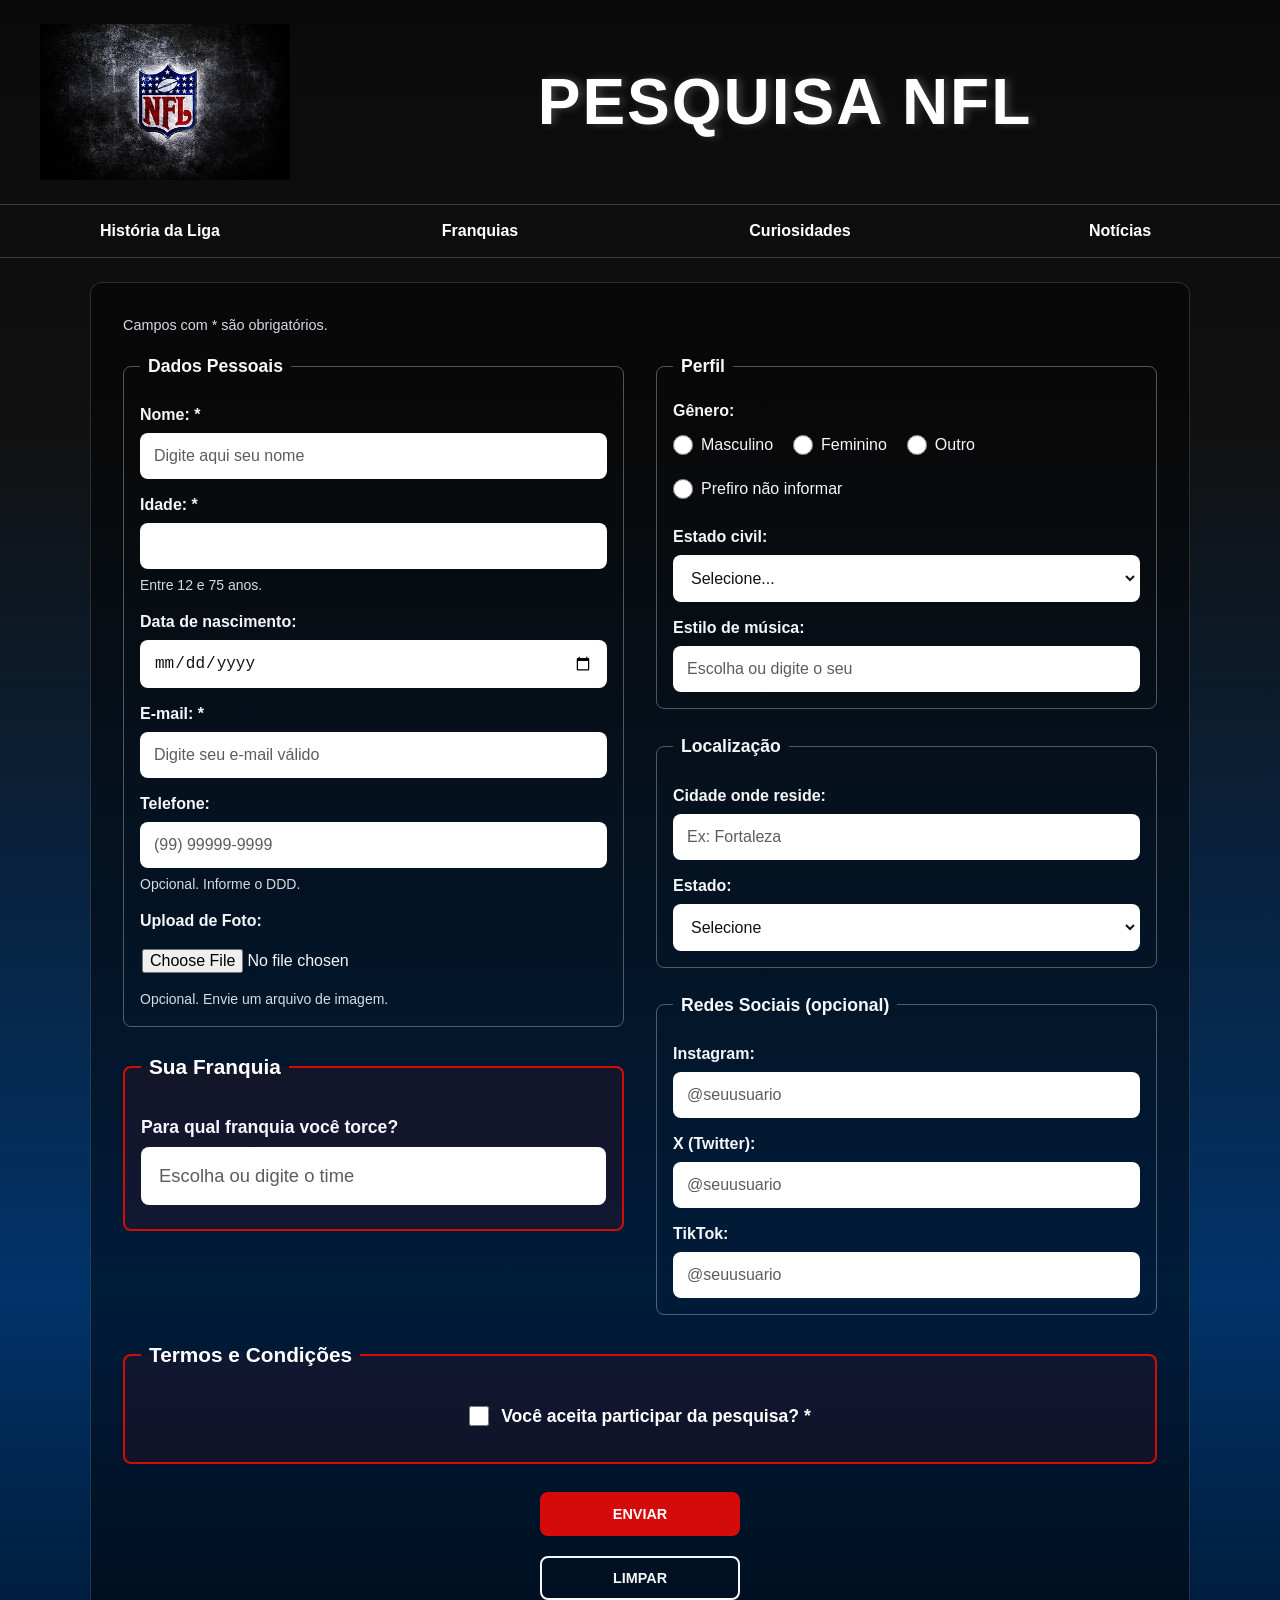
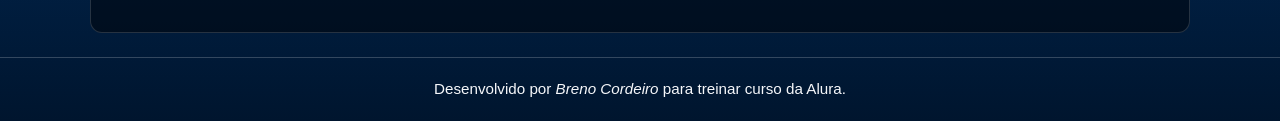
<file: pesquisa-nfl/index.html>
<!DOCTYPE html>
<html lang="pt-BR">

<head>
  <meta charset="UTF-8">
  <meta name="viewport" content="width=device-width, initial-scale=1.0">
  <title>Pesquisa NFL – Formulário sobre as franquias da liga</title>
  <meta name="description"
    content="Responda à pesquisa sobre as franquias da NFL. Site em português com história da liga, franquias, curiosidades e notícias.">
  <meta name="theme-color" content="#0a0a0a">
  <link rel="icon" href="img/favicon.ico" type="image/x-icon">
  <link rel="stylesheet" href="style.css">
</head>

<body>
  <a class="skip-link" href="#conteudo">Pular para o conteúdo principal</a>

  <header class="header">
    <div class="header-top">
      <!-- Troque width e height pelas medidas reais da imagem (evita salto de layout) -->
      <img src="img/nfl-logo-wallpaper-thumb.jpg" alt="Logo da NFL" class="logo-nfl" width="250" height="140"
        fetchpriority="high">
      <h1>Pesquisa NFL</h1>
    </div>

    <nav class="menu" aria-label="Menu principal">
      <ul class="menu-itens">
        <li><a href="#">História da Liga</a></li>
        <li><a href="#">Franquias</a></li>
        <li><a href="#">Curiosidades</a></li>
        <li><a href="#">Notícias</a></li>
      </ul>
    </nav>
  </header>

  <main id="conteudo" tabindex="-1">
    <section class="form-container">
      <form action="#" method="post" enctype="multipart/form-data" aria-labelledby="titulo-form">
        <h2 id="titulo-form" class="sr-only">Formulário da pesquisa</h2>
        <p class="aviso-obrigatorio">Campos com * são obrigatórios.</p>

        <div class="form-grid">

          <div class="coluna">

            <fieldset>
              <legend>Dados Pessoais</legend>

              <label for="userName">Nome: <span aria-hidden="true">*</span></label>
              <input type="text" id="userName" name="userName" placeholder="Digite aqui seu nome" autocomplete="name"
                required>

              <label for="age">Idade: <span aria-hidden="true">*</span></label>
              <input type="number" id="age" name="age" min="12" max="75" inputmode="numeric" aria-describedby="ageHint"
                required>
              <small id="ageHint" class="dica">Entre 12 e 75 anos.</small>

              <label for="birthDate">Data de nascimento:</label>
              <input type="date" id="birthDate" name="birthDate" autocomplete="bday">

              <label for="userEmail">E-mail: <span aria-hidden="true">*</span></label>
              <input type="email" id="userEmail" name="userEmail" placeholder="Digite seu e-mail válido"
                autocomplete="email" required>

              <label for="userPhone">Telefone:</label>
              <input type="tel" id="userPhone" name="userPhone" placeholder="(99) 99999-9999" autocomplete="tel"
                aria-describedby="phoneHint">
              <small id="phoneHint" class="dica">Opcional. Informe o DDD.</small>

              <label for="userImage">Upload de Foto:</label>
              <input type="file" id="userImage" name="userImage" accept="image/*" aria-describedby="imageHint">
              <small id="imageHint" class="dica">Opcional. Envie um arquivo de imagem.</small>
            </fieldset>

            <fieldset class="destaque">
              <legend>Sua Franquia</legend>

              <label for="team">Para qual franquia você torce?</label>
              <input type="text" id="team" name="team" list="teamList" placeholder="Escolha ou digite o time"
                autocomplete="off">
              <datalist id="teamList">
                <option value="Arizona Cardinals"></option>
                <option value="Atlanta Falcons"></option>
                <option value="Baltimore Ravens"></option>
                <option value="Buffalo Bills"></option>
                <option value="Carolina Panthers"></option>
                <option value="Chicago Bears"></option>
                <option value="Cincinnati Bengals"></option>
                <option value="Cleveland Browns"></option>
                <option value="Dallas Cowboys"></option>
                <option value="Denver Broncos"></option>
                <option value="Detroit Lions"></option>
                <option value="Green Bay Packers"></option>
                <option value="Houston Texans"></option>
                <option value="Indianapolis Colts"></option>
                <option value="Jacksonville Jaguars"></option>
                <option value="Kansas City Chiefs"></option>
                <option value="Las Vegas Raiders"></option>
                <option value="Los Angeles Chargers"></option>
                <option value="Los Angeles Rams"></option>
                <option value="Miami Dolphins"></option>
                <option value="Minnesota Vikings"></option>
                <option value="New England Patriots"></option>
                <option value="New Orleans Saints"></option>
                <option value="New York Giants"></option>
                <option value="New York Jets"></option>
                <option value="Philadelphia Eagles"></option>
                <option value="Pittsburgh Steelers"></option>
                <option value="San Francisco 49ers"></option>
                <option value="Seattle Seahawks"></option>
                <option value="Tampa Bay Buccaneers"></option>
                <option value="Tennessee Titans"></option>
                <option value="Washington Commanders"></option>
              </datalist>
            </fieldset>

          </div>

          <div class="coluna">

            <fieldset>
              <legend>Perfil</legend>

              <fieldset class="grupo">
                <legend>Gênero:</legend>
                <div class="opcoes">
                  <label><input type="radio" name="gender" value="masculino"> Masculino</label>
                  <label><input type="radio" name="gender" value="feminino"> Feminino</label>
                  <label><input type="radio" name="gender" value="outro"> Outro</label>
                  <label><input type="radio" name="gender" value="nao-informar"> Prefiro não informar</label>
                </div>
              </fieldset>

              <label for="maritalStatus">Estado civil:</label>
              <select id="maritalStatus" name="maritalStatus">
                <option value="">Selecione...</option>
                <option value="solteiro">Solteiro(a)</option>
                <option value="casado">Casado(a)</option>
                <option value="uniao-estavel">União estável</option>
                <option value="divorciado">Divorciado(a)</option>
                <option value="viuvo">Viúvo(a)</option>
              </select>

              <label for="musicStyle">Estilo de música:</label>
              <input type="text" id="musicStyle" name="musicStyle" list="musicList"
                placeholder="Escolha ou digite o seu" autocomplete="off">
              <datalist id="musicList">
                <option value="Rock"></option>
                <option value="Pop"></option>
                <option value="Hip Hop / Rap"></option>
                <option value="Eletrônica"></option>
                <option value="Sertanejo"></option>
                <option value="Forró"></option>
                <option value="MPB"></option>
                <option value="Pagode"></option>
                <option value="Funk"></option>
                <option value="Country"></option>
                <option value="Jazz"></option>
                <option value="Metal"></option>
              </datalist>
            </fieldset>

            <fieldset>
              <legend>Localização</legend>

              <label for="city">Cidade onde reside:</label>
              <input type="text" id="city" name="city" placeholder="Ex: Fortaleza" autocomplete="address-level2">

              <label for="state">Estado:</label>
              <select id="state" name="state" autocomplete="address-level1">
                <option value="">Selecione</option>
                <option value="AC">Acre</option>
                <option value="AL">Alagoas</option>
                <option value="AP">Amapá</option>
                <option value="AM">Amazonas</option>
                <option value="BA">Bahia</option>
                <option value="CE">Ceará</option>
                <option value="DF">Distrito Federal</option>
                <option value="ES">Espírito Santo</option>
                <option value="GO">Goiás</option>
                <option value="MA">Maranhão</option>
                <option value="MT">Mato Grosso</option>
                <option value="MS">Mato Grosso do Sul</option>
                <option value="MG">Minas Gerais</option>
                <option value="PA">Pará</option>
                <option value="PB">Paraíba</option>
                <option value="PR">Paraná</option>
                <option value="PE">Pernambuco</option>
                <option value="PI">Piauí</option>
                <option value="RJ">Rio de Janeiro</option>
                <option value="RN">Rio Grande do Norte</option>
                <option value="RS">Rio Grande do Sul</option>
                <option value="RO">Rondônia</option>
                <option value="RR">Roraima</option>
                <option value="SC">Santa Catarina</option>
                <option value="SP">São Paulo</option>
                <option value="SE">Sergipe</option>
                <option value="TO">Tocantins</option>
              </select>
            </fieldset>

            <fieldset>
              <legend>Redes Sociais (opcional)</legend>

              <label for="instagram">Instagram:</label>
              <input type="text" id="instagram" name="instagram" placeholder="@seuusuario" autocomplete="off"
                autocapitalize="none" spellcheck="false">

              <label for="twitter">X (Twitter):</label>
              <input type="text" id="twitter" name="twitter" placeholder="@seuusuario" autocomplete="off"
                autocapitalize="none" spellcheck="false">

              <label for="tiktok">TikTok:</label>
              <input type="text" id="tiktok" name="tiktok" placeholder="@seuusuario" autocomplete="off"
                autocapitalize="none" spellcheck="false">
            </fieldset>

          </div>
        </div>

        <fieldset class="termLgpd">
          <legend>Termos e Condições</legend>
          <div class="check">
            <input type="checkbox" name="userLgpdTerm" id="userLgpdTerm" value="accepted" required>
            <label for="userLgpdTerm">Você aceita participar da pesquisa? <span aria-hidden="true">*</span></label>
          </div>
        </fieldset>

        <div class="acoes">
          <button type="submit">Enviar</button>
          <button type="reset" class="secundario">Limpar</button>
        </div>
      </form>
    </section>
  </main>

  <footer>
    <p>Desenvolvido por <em>Breno Cordeiro</em> para treinar curso da Alura.</p>
  </footer>
</body>

</html>
</file>
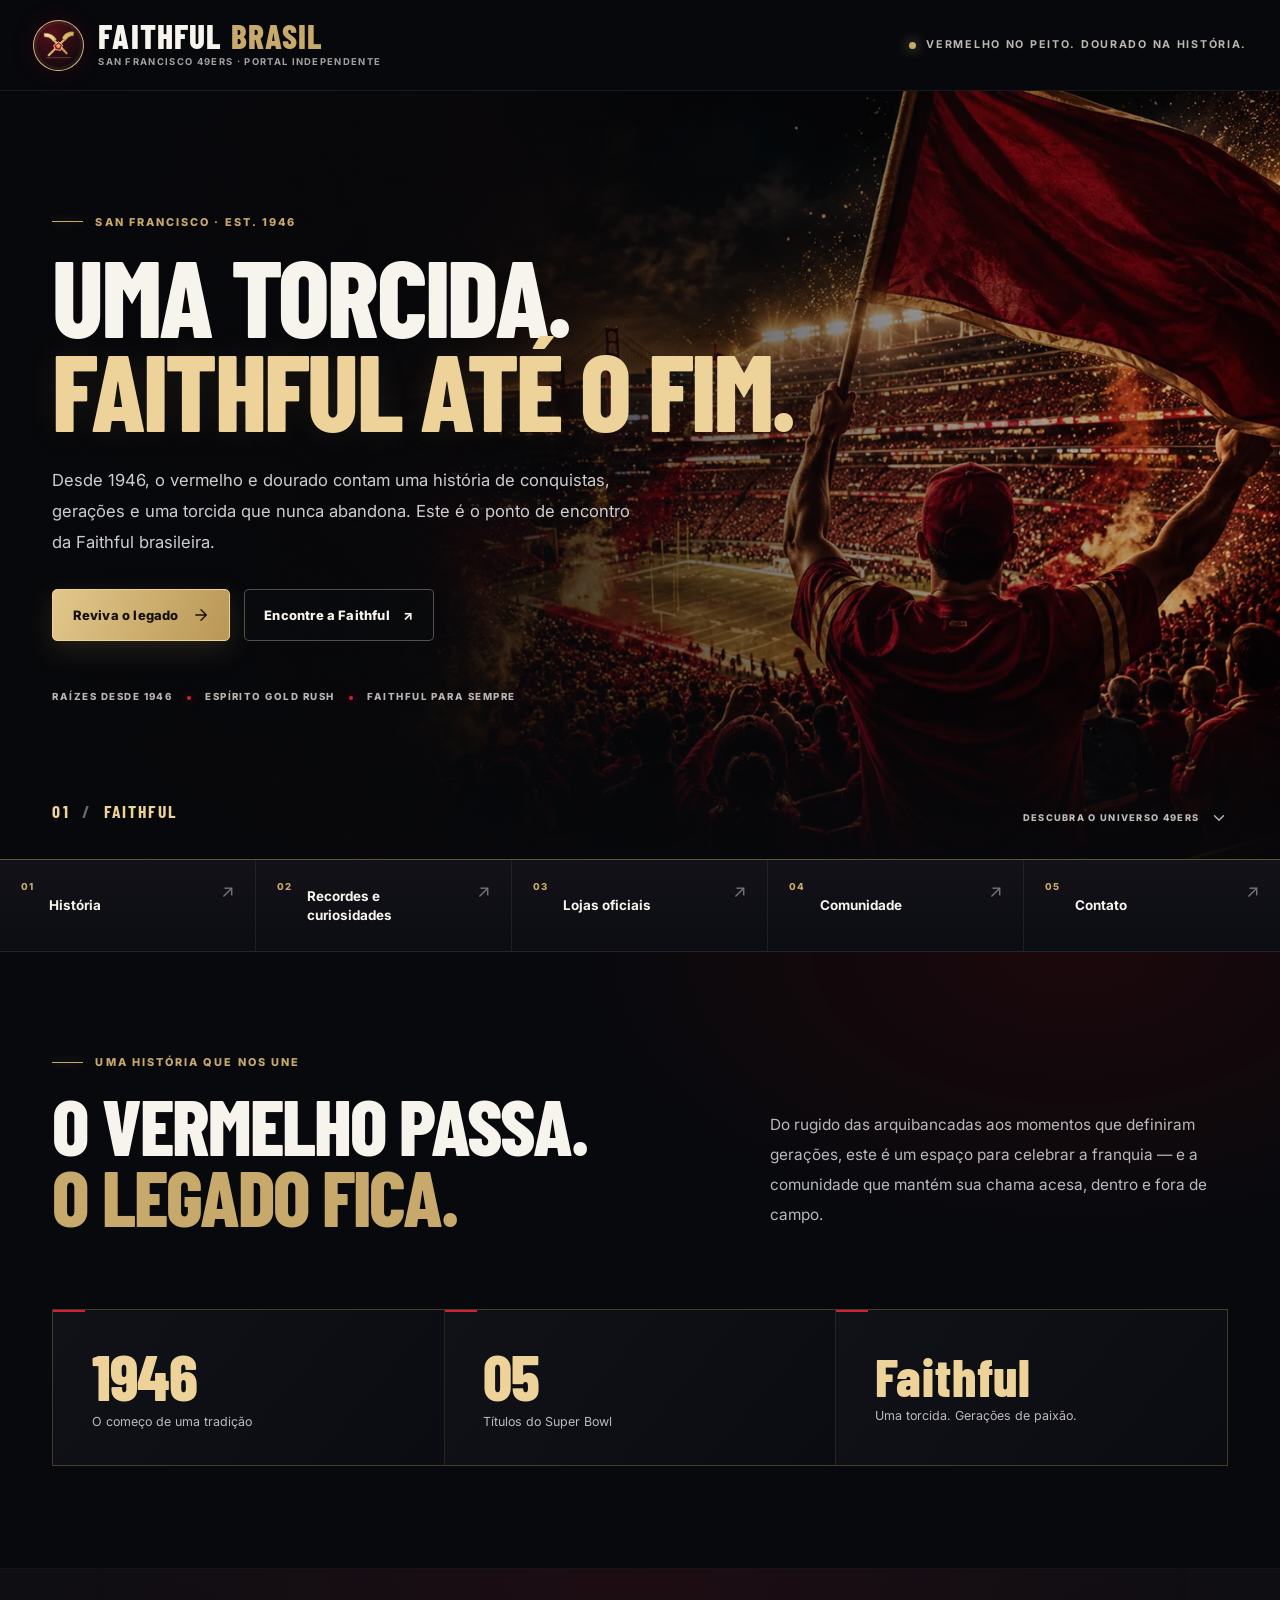
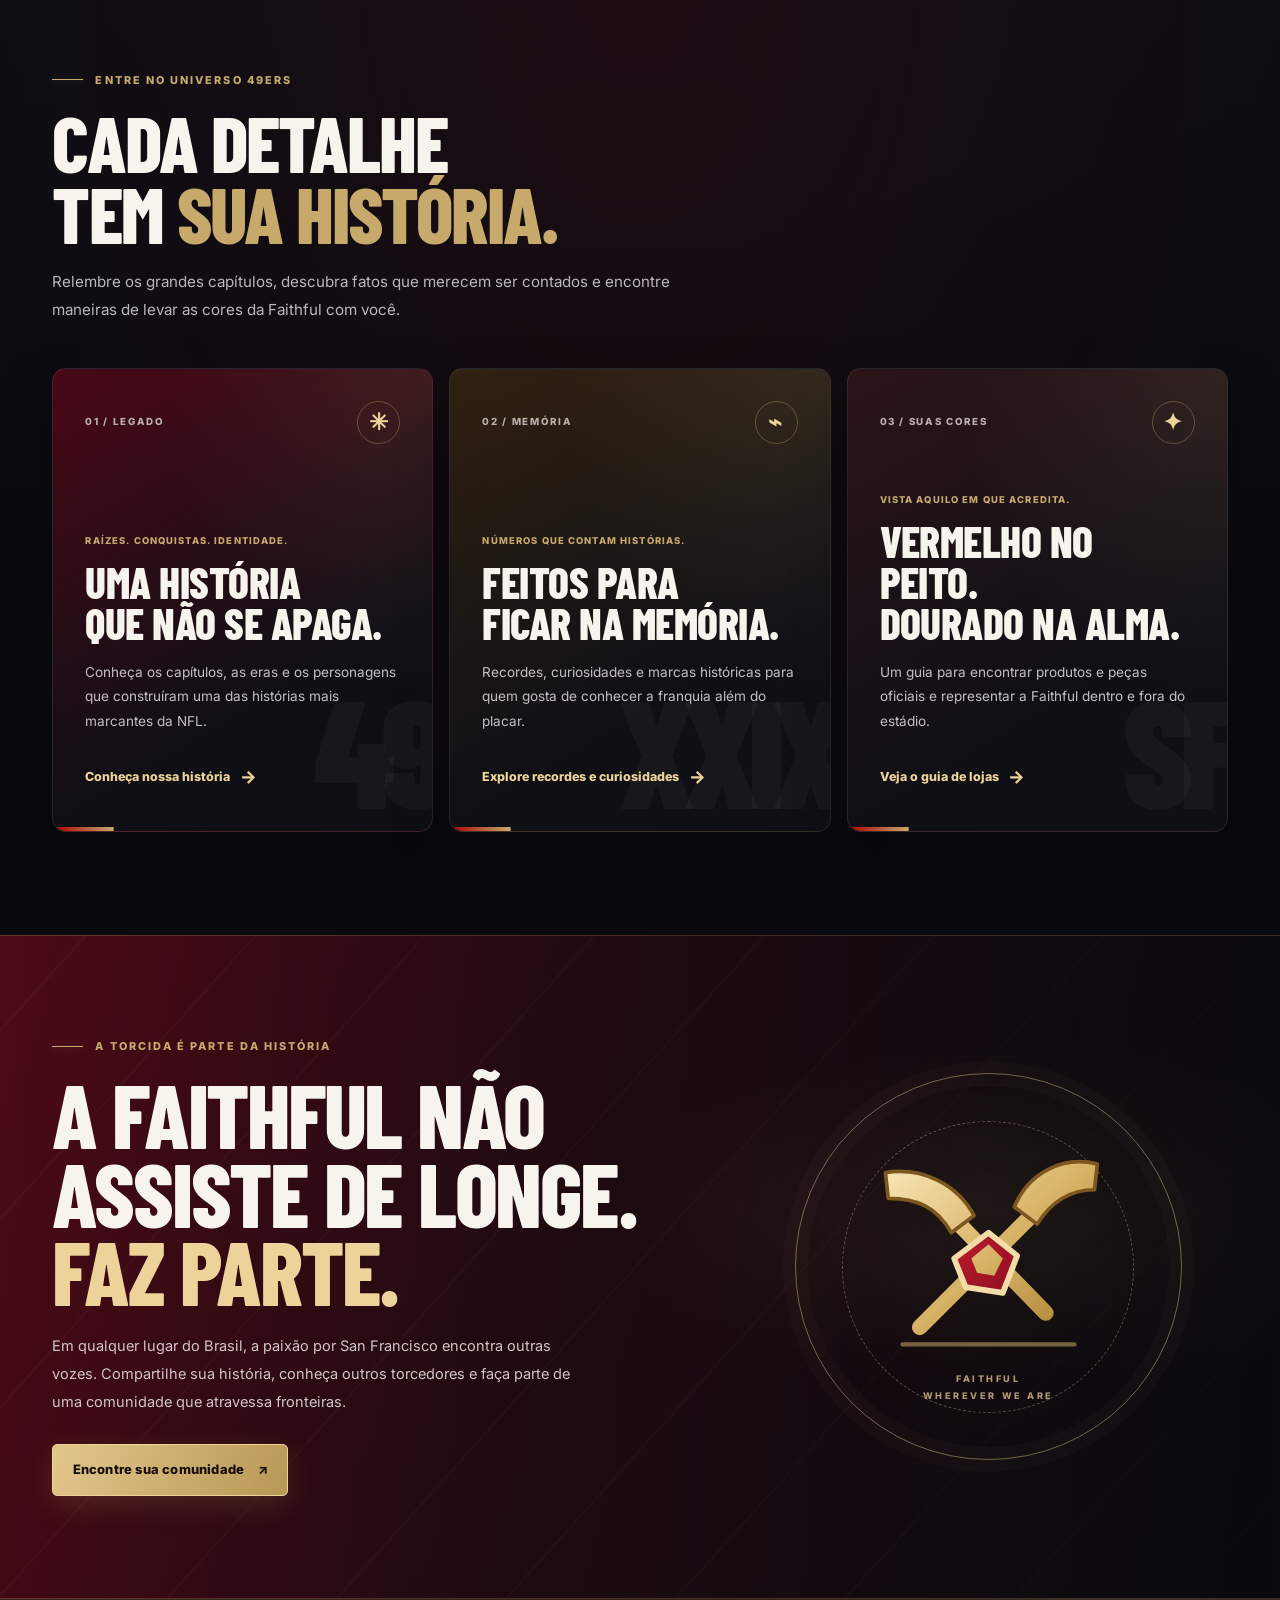
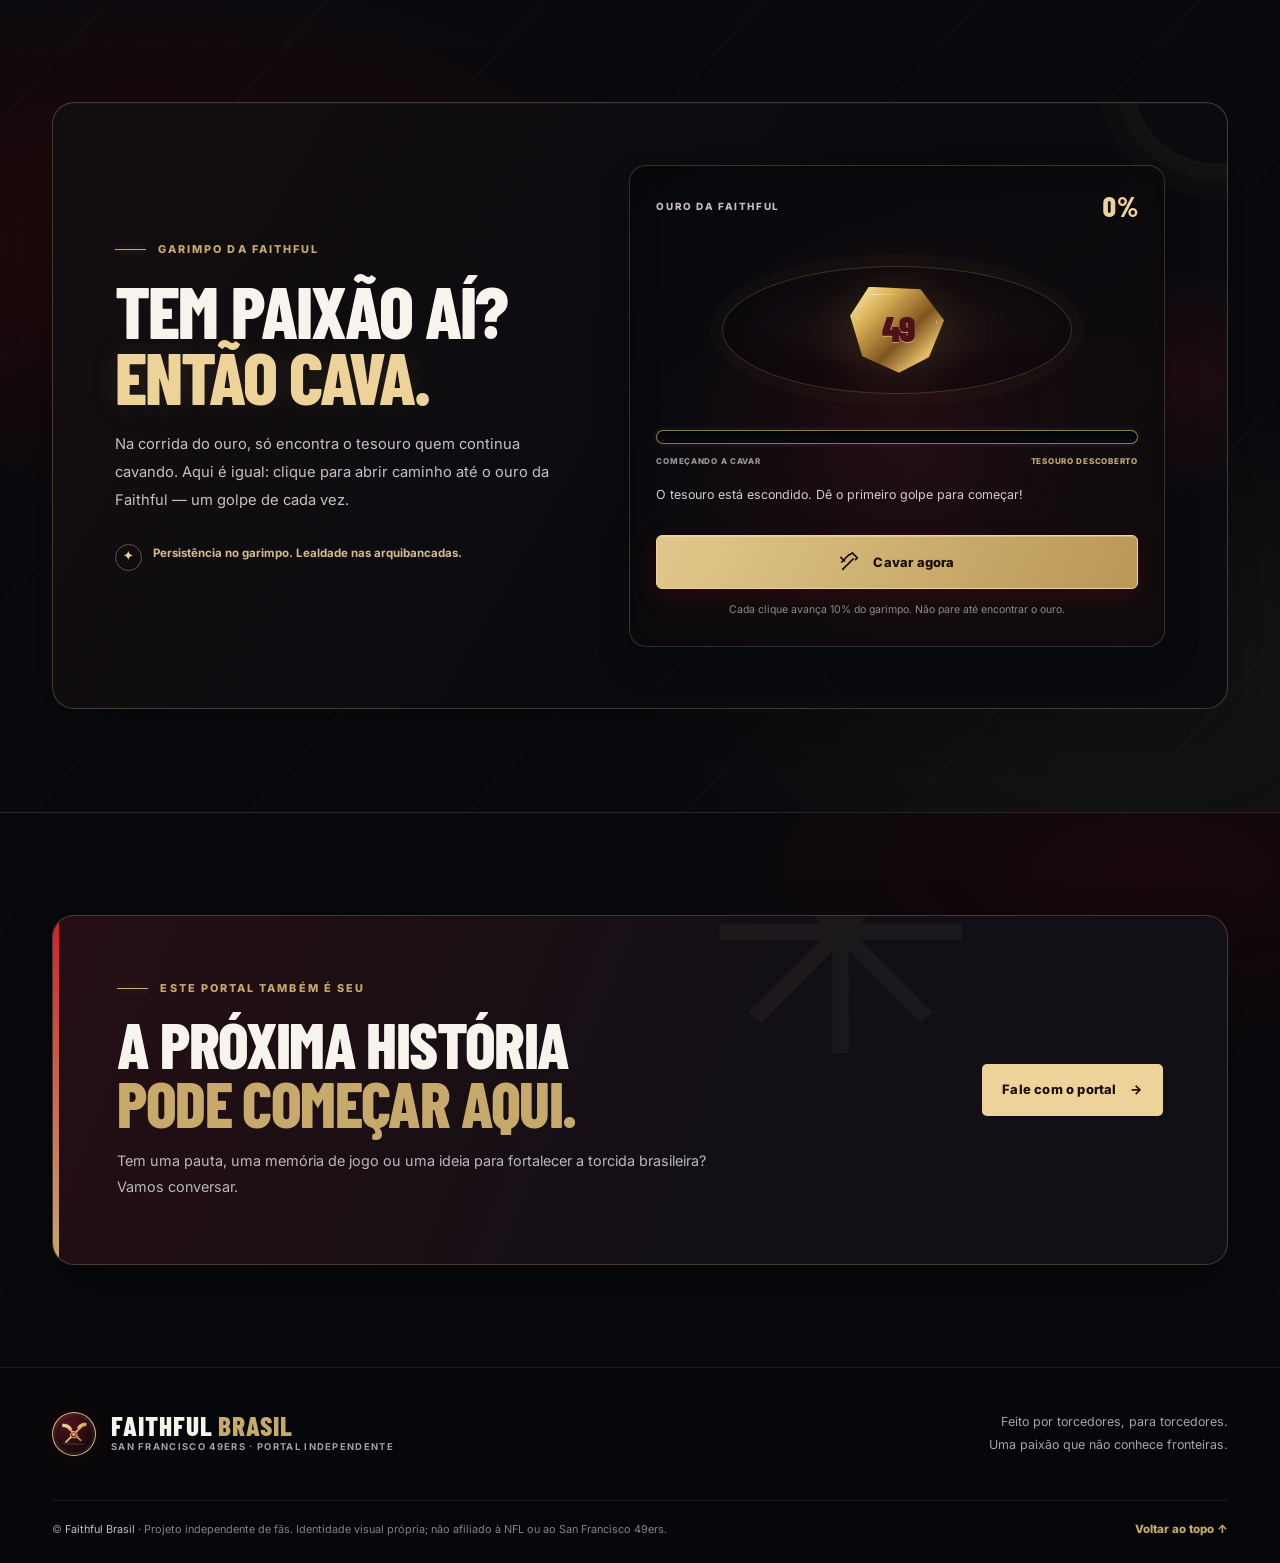
<file: portal-49ers/index.html>
<!doctype html>
<html lang="pt-BR">

<head>
  <meta charset="utf-8">
  <meta name="viewport" content="width=device-width, initial-scale=1">
  <meta name="theme-color" content="#08090d">
  <meta name="description"
    content="Um portal brasileiro independente dedicado à história, à cultura e à torcida do San Francisco 49ers. Viva o universo Faithful em vermelho e dourado.">
  <meta name="color-scheme" content="dark">
  <title>Faithful Brasil | San Francisco 49ers</title>
  <link rel="preconnect" href="https://fonts.googleapis.com">
  <link rel="preconnect" href="https://fonts.gstatic.com" crossorigin>
  <link
    href="https://fonts.googleapis.com/css2?family=Barlow+Condensed:wght@500;600;700;800;900&family=Inter:wght@400;500;600;700;800&display=swap"
    rel="stylesheet">
  <link rel="stylesheet" href="css/style.css">
</head>

<body>
  <a class="skip-link" href="#conteudo">Pular para o conteúdo principal</a>

  <header class="site-header" id="inicio">
    <div class="topbar">
      <div class="topbar__inner">
        <a class="brand" href="index.html" aria-label="Faithful Brasil — página inicial">
          <span class="brand__mark" aria-hidden="true"><img src="assets/images/faithful-mark.svg" alt=""></span>
          <span class="brand__wording">
            <span class="brand__name">FAITHFUL <span>BRASIL</span></span>
            <span class="brand__descriptor">SAN FRANCISCO 49ERS · PORTAL INDEPENDENTE</span>
          </span>
        </a>
        <div class="topbar__signature">
          <span class="signature-dot" aria-hidden="true"></span>
          <span>VERMELHO NO PEITO. DOURADO NA HISTÓRIA.</span>
        </div>
      </div>
    </div>

    <section class="hero" aria-labelledby="hero-title">
      <picture class="hero__media" aria-hidden="true">
        <source media="(max-width: 520px)" srcset="assets/images/hero-49ers-mobile.webp" type="image/webp">
        <source media="(max-width: 520px)" srcset="assets/images/hero-49ers-mobile.svg" type="image/svg+xml">
        <source srcset="assets/images/hero-49ers-desktop.webp" type="image/webp">
        <img src="assets/images/hero-49ers-desktop.svg" alt="" width="1920" height="1080" fetchpriority="high">
      </picture>
      <div class="hero__veil" aria-hidden="true"></div>
      <div class="hero__grain" aria-hidden="true"></div>

      <div class="hero__content page-container">
        <p class="eyebrow"><span class="eyebrow__line" aria-hidden="true"></span> SAN FRANCISCO · EST. 1946</p>
        <h1 id="hero-title">Uma torcida.<br><span>Faithful até o fim.</span></h1>
        <p class="hero__lead">Desde 1946, o vermelho e dourado contam uma história de conquistas, gerações e uma torcida
          que nunca abandona. Este é o ponto de encontro da Faithful brasileira.</p>
        <div class="hero__actions">
          <a class="button button--gold" href="pages/history/index.html">
            <span>Reviva o legado</span>
            <svg aria-hidden="true" viewBox="0 0 24 24" width="18" height="18">
              <path d="M5 12h13M12 5l7 7-7 7" fill="none" stroke="currentColor" stroke-width="1.8"
                stroke-linecap="round" stroke-linejoin="round" />
            </svg>
          </a>
          <a class="button button--ghost" href="pages/community/index.html">Encontre a Faithful <span
              aria-hidden="true">↗</span></a>
        </div>
        <div class="hero__signature" aria-label="Identidade do portal">
          <span>RAÍZES DESDE 1946</span><i aria-hidden="true"></i><span>ESPÍRITO GOLD RUSH</span><i
            aria-hidden="true"></i><span>FAITHFUL PARA SEMPRE</span>
        </div>
      </div>
      <a class="hero__scroll" href="#conteudo" aria-label="Descer para o conteúdo">
        <span>DESCUBRA O UNIVERSO 49ERS</span>
        <svg aria-hidden="true" viewBox="0 0 24 24" width="18" height="18">
          <path d="m6 9 6 6 6-6" fill="none" stroke="currentColor" stroke-width="1.7" stroke-linecap="round"
            stroke-linejoin="round" />
        </svg>
      </a>
      <span class="hero__index" aria-hidden="true">01 <span>/</span> FAITHFUL</span>
    </section>
  </header>

  <nav class="quick-nav" aria-label="Navegação principal">
    <a class="quick-nav__item" href="pages/history/index.html">
      <span class="quick-nav__number">01</span>
      <span class="quick-nav__label">História</span>
      <span class="quick-nav__arrow" aria-hidden="true">↗</span>
    </a>
    <a class="quick-nav__item" href="pages/records-trivia/index.html">
      <span class="quick-nav__number">02</span>
      <span class="quick-nav__label">Recordes e curiosidades</span>
      <span class="quick-nav__arrow" aria-hidden="true">↗</span>
    </a>
    <a class="quick-nav__item" href="pages/official-shop/index.html">
      <span class="quick-nav__number">03</span>
      <span class="quick-nav__label">Lojas oficiais</span>
      <span class="quick-nav__arrow" aria-hidden="true">↗</span>
    </a>
    <a class="quick-nav__item" href="pages/community/index.html">
      <span class="quick-nav__number">04</span>
      <span class="quick-nav__label">Comunidade</span>
      <span class="quick-nav__arrow" aria-hidden="true">↗</span>
    </a>
    <a class="quick-nav__item" href="pages/contact/index.html">
      <span class="quick-nav__number">05</span>
      <span class="quick-nav__label">Contato</span>
      <span class="quick-nav__arrow" aria-hidden="true">↗</span>
    </a>
  </nav>

  <main id="conteudo">
    <section class="intro-section section-space" aria-labelledby="intro-title">
      <div class="page-container">
        <div class="section-heading section-heading--split">
          <div>
            <p class="eyebrow"><span class="eyebrow__line" aria-hidden="true"></span> UMA HISTÓRIA QUE NOS UNE</p>
            <h2 id="intro-title">O vermelho passa.<br><span>O legado fica.</span></h2>
          </div>
          <p class="section-heading__copy">Do rugido das arquibancadas aos momentos que definiram gerações, este é um
            espaço para celebrar a franquia — e a comunidade que mantém sua chama acesa, dentro e fora de campo.</p>
        </div>

        <div class="legacy-strip" aria-label="Marcos da franquia">
          <article class="legacy-stat">
            <span class="legacy-stat__value">1946</span>
            <span class="legacy-stat__label">O começo de uma tradição</span>
          </article>
          <article class="legacy-stat">
            <span class="legacy-stat__value">05</span>
            <span class="legacy-stat__label">Títulos do Super Bowl</span>
          </article>
          <article class="legacy-stat legacy-stat--phrase">
            <span class="legacy-stat__value">Faithful</span>
            <span class="legacy-stat__label">Uma torcida. Gerações de paixão.</span>
          </article>
        </div>
      </div>
    </section>

    <section class="explore-section section-space" aria-labelledby="explore-title">
      <div class="page-container">
        <div class="section-heading">
          <p class="eyebrow"><span class="eyebrow__line" aria-hidden="true"></span> ENTRE NO UNIVERSO 49ERS</p>
          <h2 id="explore-title">Cada detalhe tem <span>sua história.</span></h2>
          <p class="section-heading__intro">Relembre os grandes capítulos, descubra fatos que merecem ser contados e
            encontre maneiras de levar as cores da Faithful com você.</p>
        </div>

        <div class="feature-grid">
          <article class="feature-card feature-card--history">
            <div class="feature-card__topline"><span>01 / LEGADO</span><span class="feature-card__icon"
                aria-hidden="true">✳</span></div>
            <div class="feature-card__body">
              <p class="feature-card__kicker">RAÍZES. CONQUISTAS. IDENTIDADE.</p>
              <h3>Uma história<br>que não se apaga.</h3>
              <p>Conheça os capítulos, as eras e os personagens que construíram uma das histórias mais marcantes da NFL.
              </p>
              <a class="text-link" href="pages/history/index.html">Conheça nossa história <span
                  aria-hidden="true">→</span></a>
            </div>
            <span class="feature-card__ghost" aria-hidden="true">49</span>
          </article>

          <article class="feature-card feature-card--records">
            <div class="feature-card__topline"><span>02 / MEMÓRIA</span><span class="feature-card__icon"
                aria-hidden="true">⌁</span></div>
            <div class="feature-card__body">
              <p class="feature-card__kicker">NÚMEROS QUE CONTAM HISTÓRIAS.</p>
              <h3>Feitos para<br>ficar na memória.</h3>
              <p>Recordes, curiosidades e marcas históricas para quem gosta de conhecer a franquia além do placar.</p>
              <a class="text-link" href="pages/records-trivia/index.html">Explore recordes e curiosidades <span
                  aria-hidden="true">→</span></a>
            </div>
            <span class="feature-card__ghost" aria-hidden="true">XXIX</span>
          </article>

          <article class="feature-card feature-card--shop">
            <div class="feature-card__topline"><span>03 / SUAS CORES</span><span class="feature-card__icon"
                aria-hidden="true">✦</span></div>
            <div class="feature-card__body">
              <p class="feature-card__kicker">VISTA AQUILO EM QUE ACREDITA.</p>
              <h3>Vermelho no peito.<br>Dourado na alma.</h3>
              <p>Um guia para encontrar produtos e peças oficiais e representar a Faithful dentro e fora do estádio.</p>
              <a class="text-link" href="pages/official-shop/index.html">Veja o guia de lojas <span
                  aria-hidden="true">→</span></a>
            </div>
            <span class="feature-card__ghost" aria-hidden="true">SF</span>
          </article>
        </div>
      </div>
    </section>

    <section class="faithful-section" aria-labelledby="faithful-title">
      <div class="faithful-section__backdrop" aria-hidden="true"></div>
      <div class="page-container faithful-section__inner">
        <div class="faithful-section__content">
          <p class="eyebrow"><span class="eyebrow__line" aria-hidden="true"></span> A TORCIDA É PARTE DA HISTÓRIA</p>
          <h2 id="faithful-title">A Faithful não<br>assiste de longe.<br><span>Faz parte.</span></h2>
          <p>Em qualquer lugar do Brasil, a paixão por San Francisco encontra outras vozes. Compartilhe sua história,
            conheça outros torcedores e faça parte de uma comunidade que atravessa fronteiras.</p>
          <a class="button button--gold" href="pages/community/index.html">Encontre sua comunidade <span
              aria-hidden="true">↗</span></a>
        </div>
        <div class="faithful-mark" aria-hidden="true">
          <span class="faithful-mark__ring faithful-mark__ring--outer"></span>
          <span class="faithful-mark__ring faithful-mark__ring--inner"></span>
          <img class="faithful-mark__symbol" src="assets/images/faithful-mark.svg" alt="" loading="lazy">
          <span class="faithful-mark__caption">FAITHFUL<br>WHEREVER WE ARE</span>
        </div>
      </div>
    </section>

    <section class="dig-meter-section section-space" aria-labelledby="dig-meter-title">
      <div class="page-container">
        <div class="dig-meter-panel" id="torcidometro">
          <div class="dig-meter-panel__copy">
            <p class="eyebrow"><span class="eyebrow__line" aria-hidden="true"></span> GARIMPO DA FAITHFUL</p>
            <h2 id="dig-meter-title">Tem paixão aí?<br><span>Então cava.</span></h2>
            <p>Na corrida do ouro, só encontra o tesouro quem continua cavando. Aqui é igual: clique para abrir caminho
              até o ouro da Faithful — um golpe de cada vez.</p>
            <div class="dig-meter__legend" aria-hidden="true">
              <span class="dig-meter__legend-icon">✦</span>
              <span>Persistência no garimpo. Lealdade nas arquibancadas.</span>
            </div>
          </div>

          <div class="dig-meter__game" id="dig-game">
            <div class="dig-meter__topline">
              <span class="dig-meter__label">OURO DA FAITHFUL</span>
              <span class="dig-meter__percent" id="dig-percent">0%</span>
            </div>

            <div class="dig-meter__scene" id="dig-scene" aria-hidden="true">
              <div class="dig-meter__blast-text">
                <span>OURO DESCOBERTO</span>
                <strong>FAITHFUL<br>ATÉ O FIM!</strong>
                <small>UMA PAIXÃO QUE NÃO SE APAGA</small>
              </div>
              <span class="dig-meter__ore"><span>49</span></span>
              <span class="dig-meter__particle" style="--dx: 0px; --dy: -112px;"></span>
              <span class="dig-meter__particle" style="--dx: 70px; --dy: -88px;"></span>
              <span class="dig-meter__particle" style="--dx: 116px; --dy: -24px;"></span>
              <span class="dig-meter__particle" style="--dx: 100px; --dy: 62px;"></span>
              <span class="dig-meter__particle" style="--dx: 44px; --dy: 105px;"></span>
              <span class="dig-meter__particle" style="--dx: -44px; --dy: 105px;"></span>
              <span class="dig-meter__particle" style="--dx: -100px; --dy: 62px;"></span>
              <span class="dig-meter__particle" style="--dx: -116px; --dy: -24px;"></span>
              <span class="dig-meter__particle" style="--dx: -70px; --dy: -88px;"></span>
              <span class="dig-meter__particle" style="--dx: 20px; --dy: -145px;"></span>
              <span class="dig-meter__particle" style="--dx: -20px; --dy: -145px;"></span>
              <span class="dig-meter__particle" style="--dx: 137px; --dy: 18px;"></span>
            </div>

            <div class="dig-meter__progress-wrap">
              <div class="dig-meter__progress" id="dig-progress" role="progressbar" aria-label="Progresso do garimpo"
                aria-valuemin="0" aria-valuemax="100" aria-valuenow="0" aria-valuetext="0% do garimpo concluído">
                <span class="dig-meter__progress-fill" id="dig-progress-fill"></span>
              </div>
              <div class="dig-meter__endpoints" aria-hidden="true">
                <span>COMEÇANDO A CAVAR</span>
                <span>TESOURO DESCOBERTO</span>
              </div>
            </div>

            <p class="dig-meter__status" id="dig-status" role="status" aria-live="polite" aria-atomic="true">O tesouro
              está escondido. Dê o primeiro golpe para começar!</p>

            <div class="dig-meter__reward" id="dig-reward" hidden>
              <p class="dig-meter__reward-kicker">GARIMPO CONCLUÍDO</p>
              <h3>O ouro é nosso.<br><span>Faithful até o fim!</span></h3>
              <p>Você chegou ao fim da escavação. Agora conta pra gente: quer cavar de novo?</p>
            </div>

            <button class="button button--gold dig-meter__button" id="dig-button" type="button">
              <svg class="dig-meter__button-icon" aria-hidden="true" viewBox="0 0 24 24" fill="none">
                <path d="M4 20 15.5 8.5M12 4l2.5-2 5.5 5.5-2 2M3 12l8-8M2 7l4 4" stroke="currentColor"
                  stroke-width="1.8" stroke-linecap="round" stroke-linejoin="round" />
              </svg>
              <span id="dig-button-label">Cavar agora</span>
            </button>
            <p class="dig-meter__hint">Cada clique avança 10% do garimpo. Não pare até encontrar o ouro.</p>
          </div>
        </div>
      </div>
    </section>

    <section class="closing-section section-space" aria-labelledby="closing-title">
      <div class="page-container closing-panel">
        <div class="closing-panel__ornament" aria-hidden="true">✳</div>
        <div class="closing-panel__copy">
          <p class="eyebrow"><span class="eyebrow__line" aria-hidden="true"></span> ESTE PORTAL TAMBÉM É SEU</p>
          <h2 id="closing-title">A próxima história<br><span>pode começar aqui.</span></h2>
          <p>Tem uma pauta, uma memória de jogo ou uma ideia para fortalecer a torcida brasileira? Vamos conversar.</p>
        </div>
        <a class="button button--light" href="pages/contact/index.html">Fale com o portal <span
            aria-hidden="true">→</span></a>
      </div>
    </section>
  </main>

  <footer class="site-footer">
    <div class="page-container">
      <div class="site-footer__main">
        <a class="brand brand--footer" href="index.html" aria-label="Faithful Brasil — voltar ao início">
          <span class="brand__mark" aria-hidden="true"><img src="assets/images/faithful-mark.svg" alt=""></span>
          <span class="brand__wording">
            <span class="brand__name">FAITHFUL <span>BRASIL</span></span>
            <span class="brand__descriptor">SAN FRANCISCO 49ERS · PORTAL INDEPENDENTE</span>
          </span>
        </a>
        <p>Feito por torcedores, para torcedores.<br>Uma paixão que não conhece fronteiras.</p>
      </div>
      <div class="site-footer__bottom">
        <p>© <span>Faithful Brasil</span> · Projeto independente de fãs. Identidade visual própria; não afiliado à NFL
          ou ao San Francisco 49ers.</p>
        <a href="#inicio">Voltar ao topo ↑</a>
      </div>
    </div>
  </footer>
  <script src="js/main.js" defer></script>
</body>

</html>
</file>
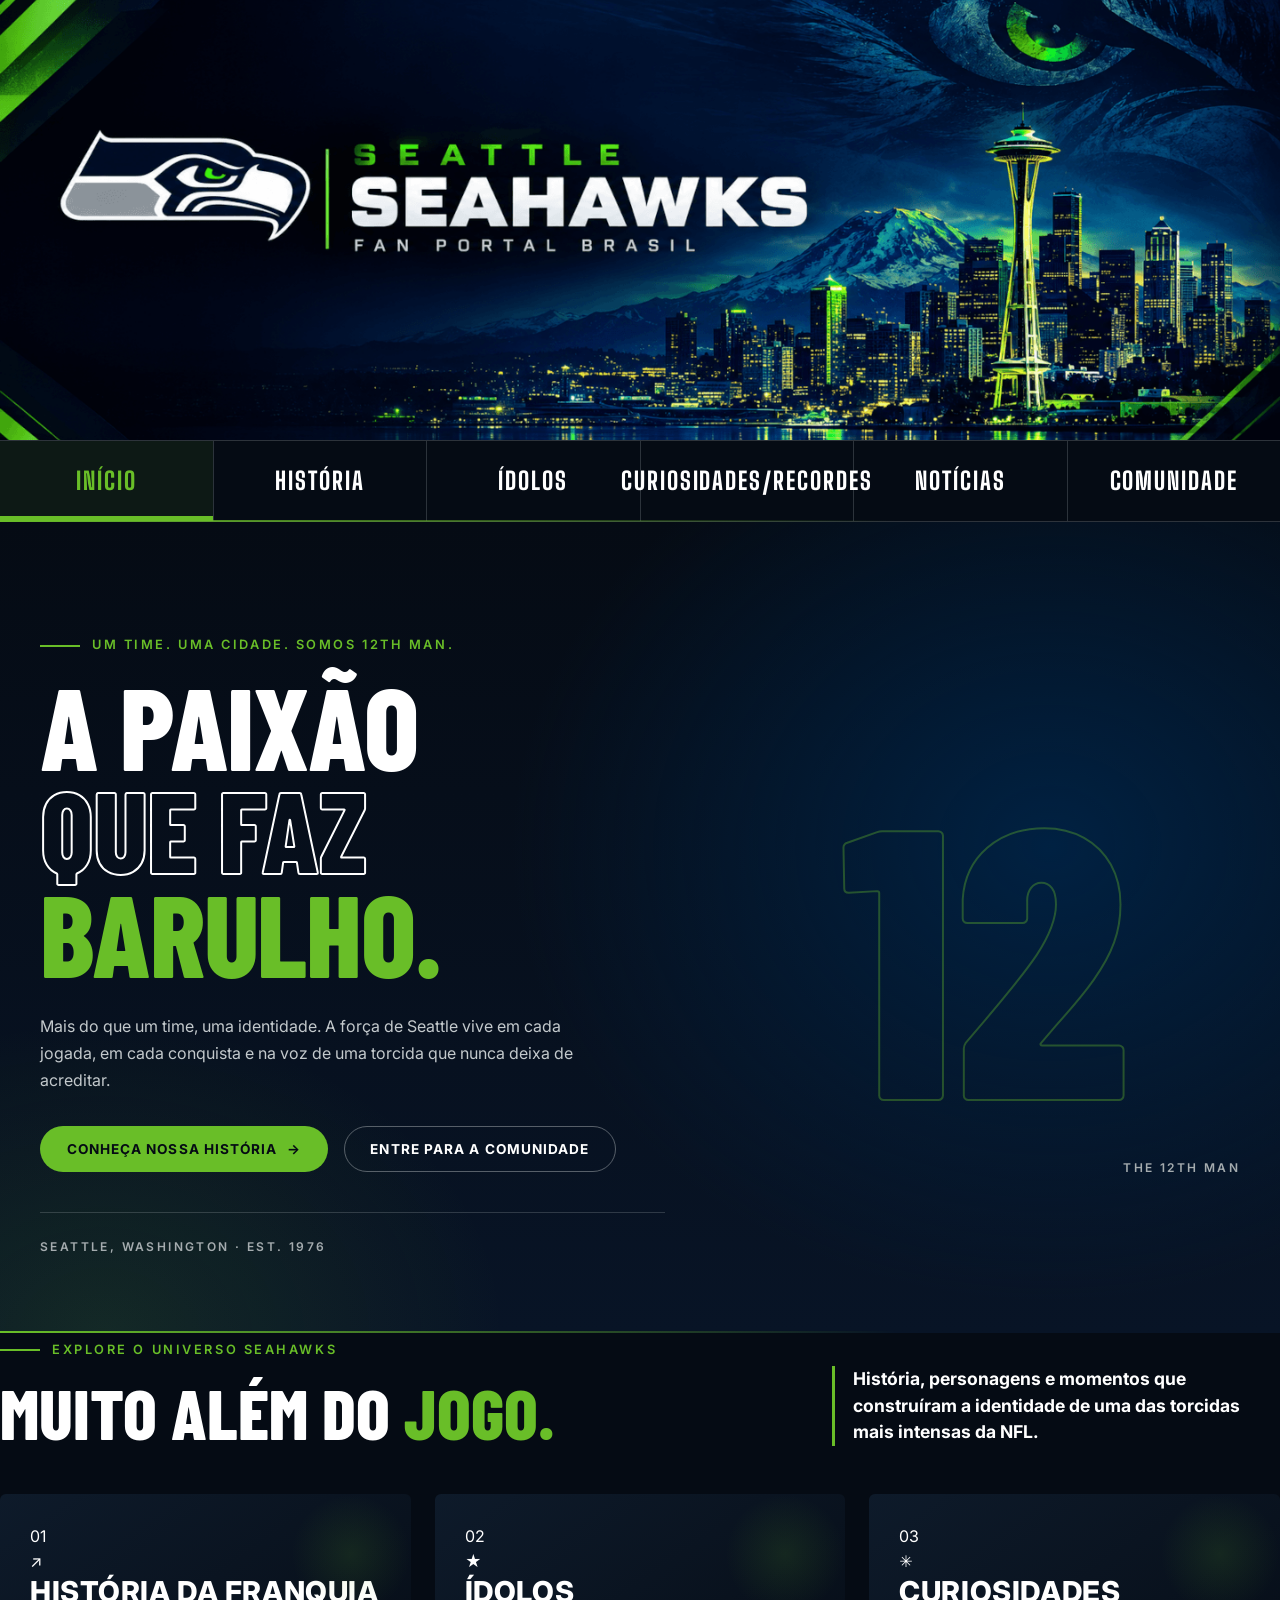
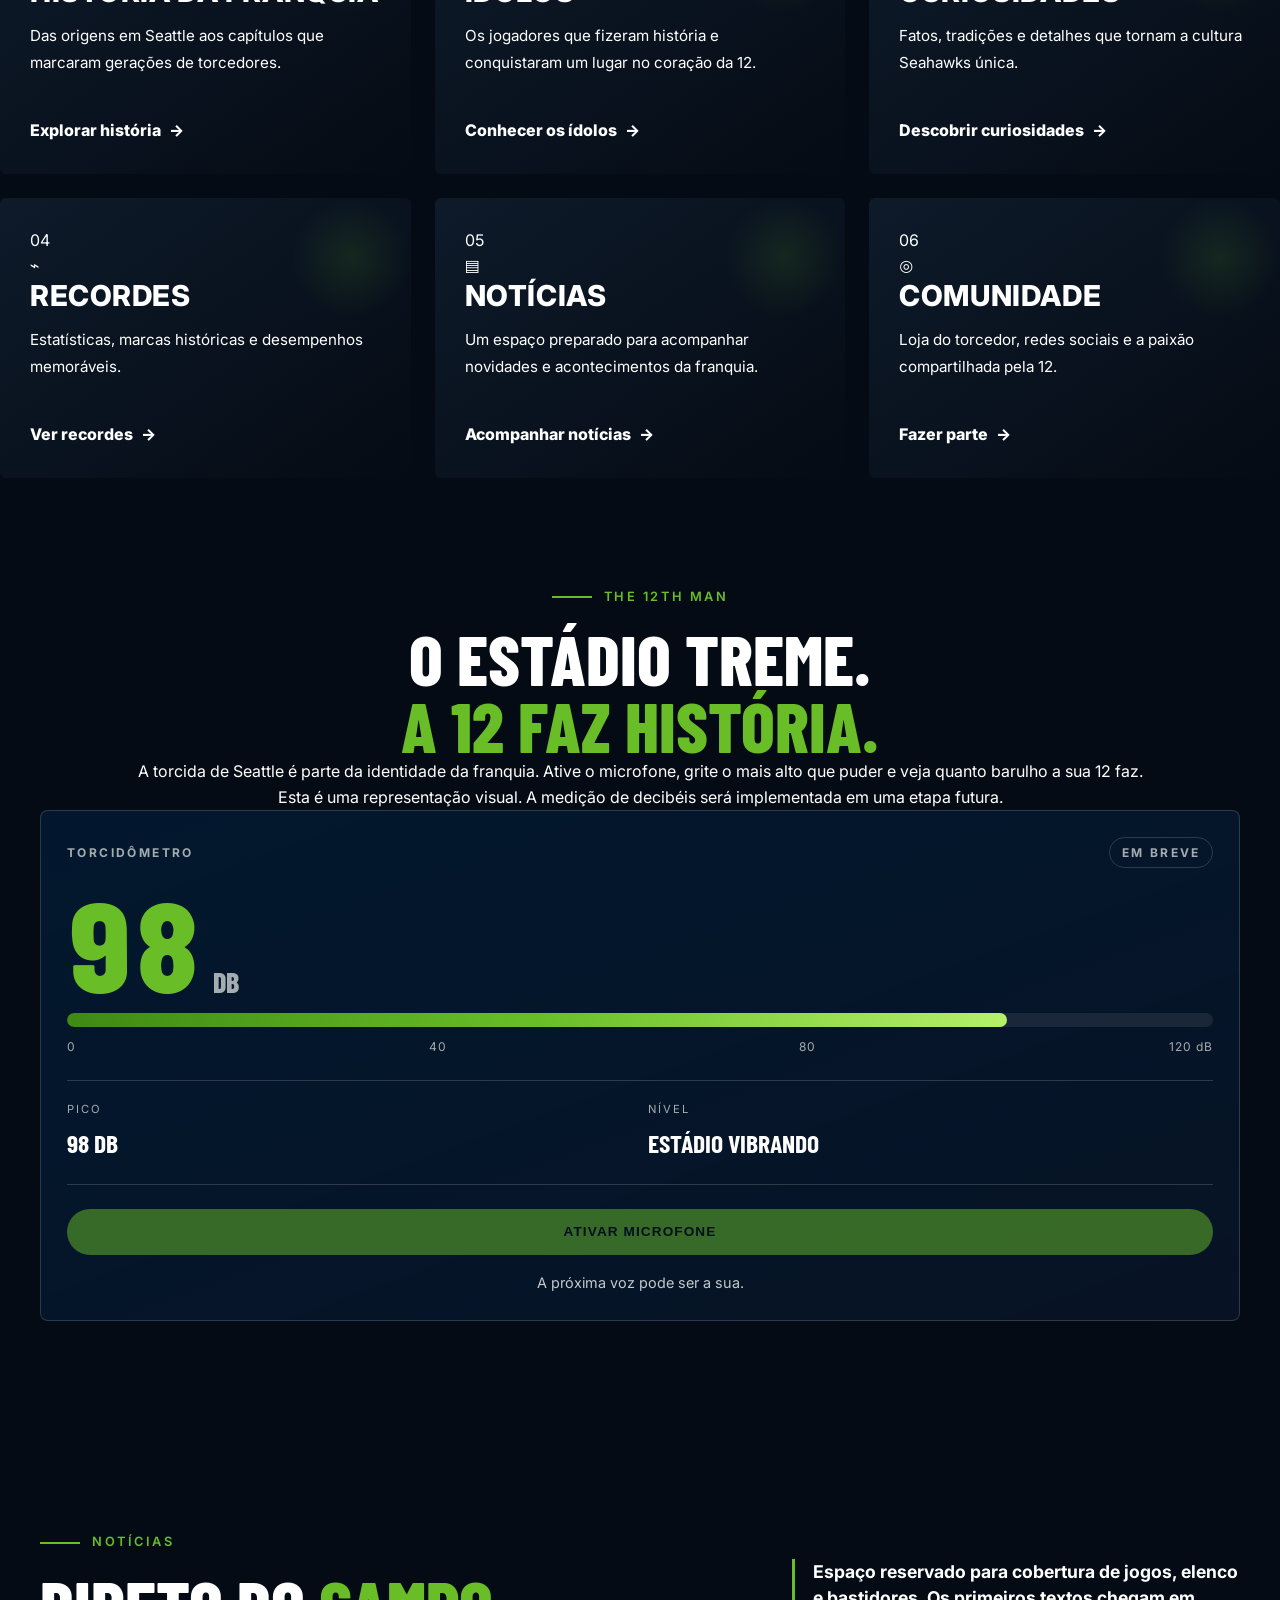
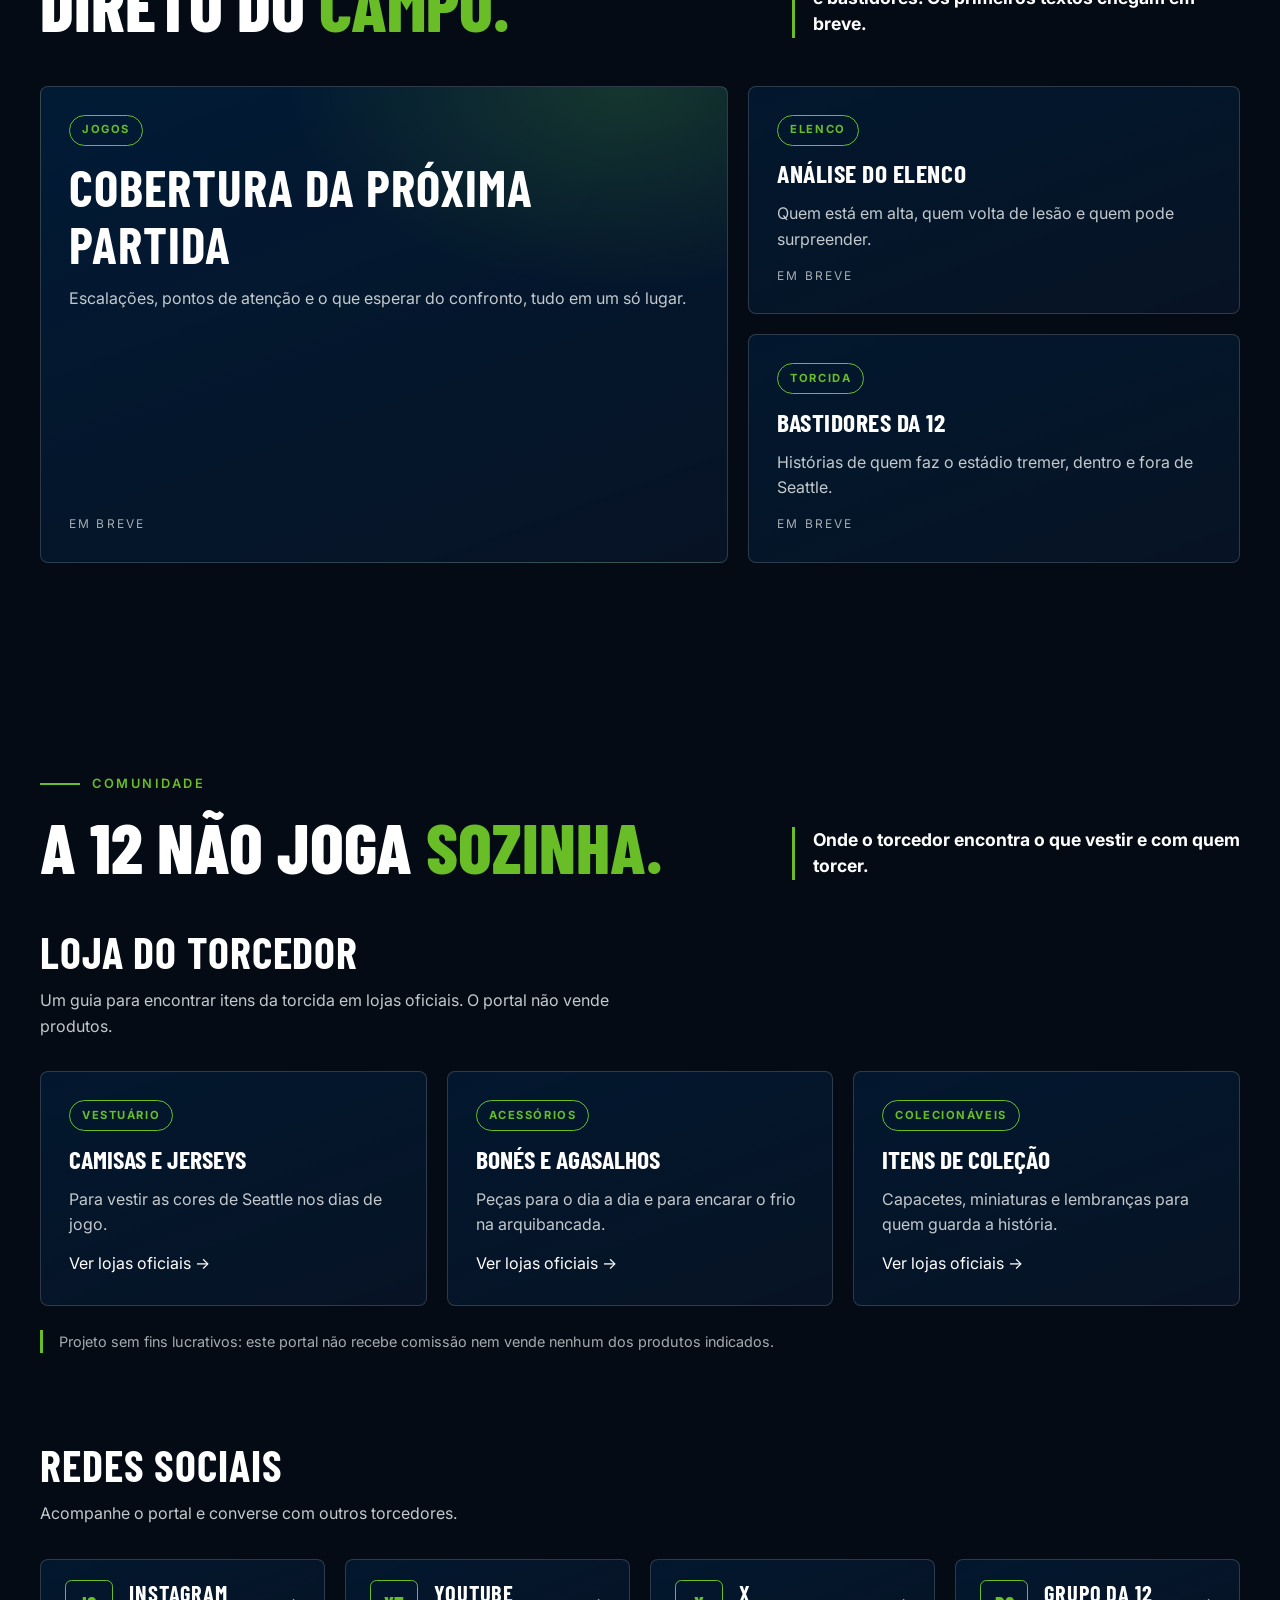
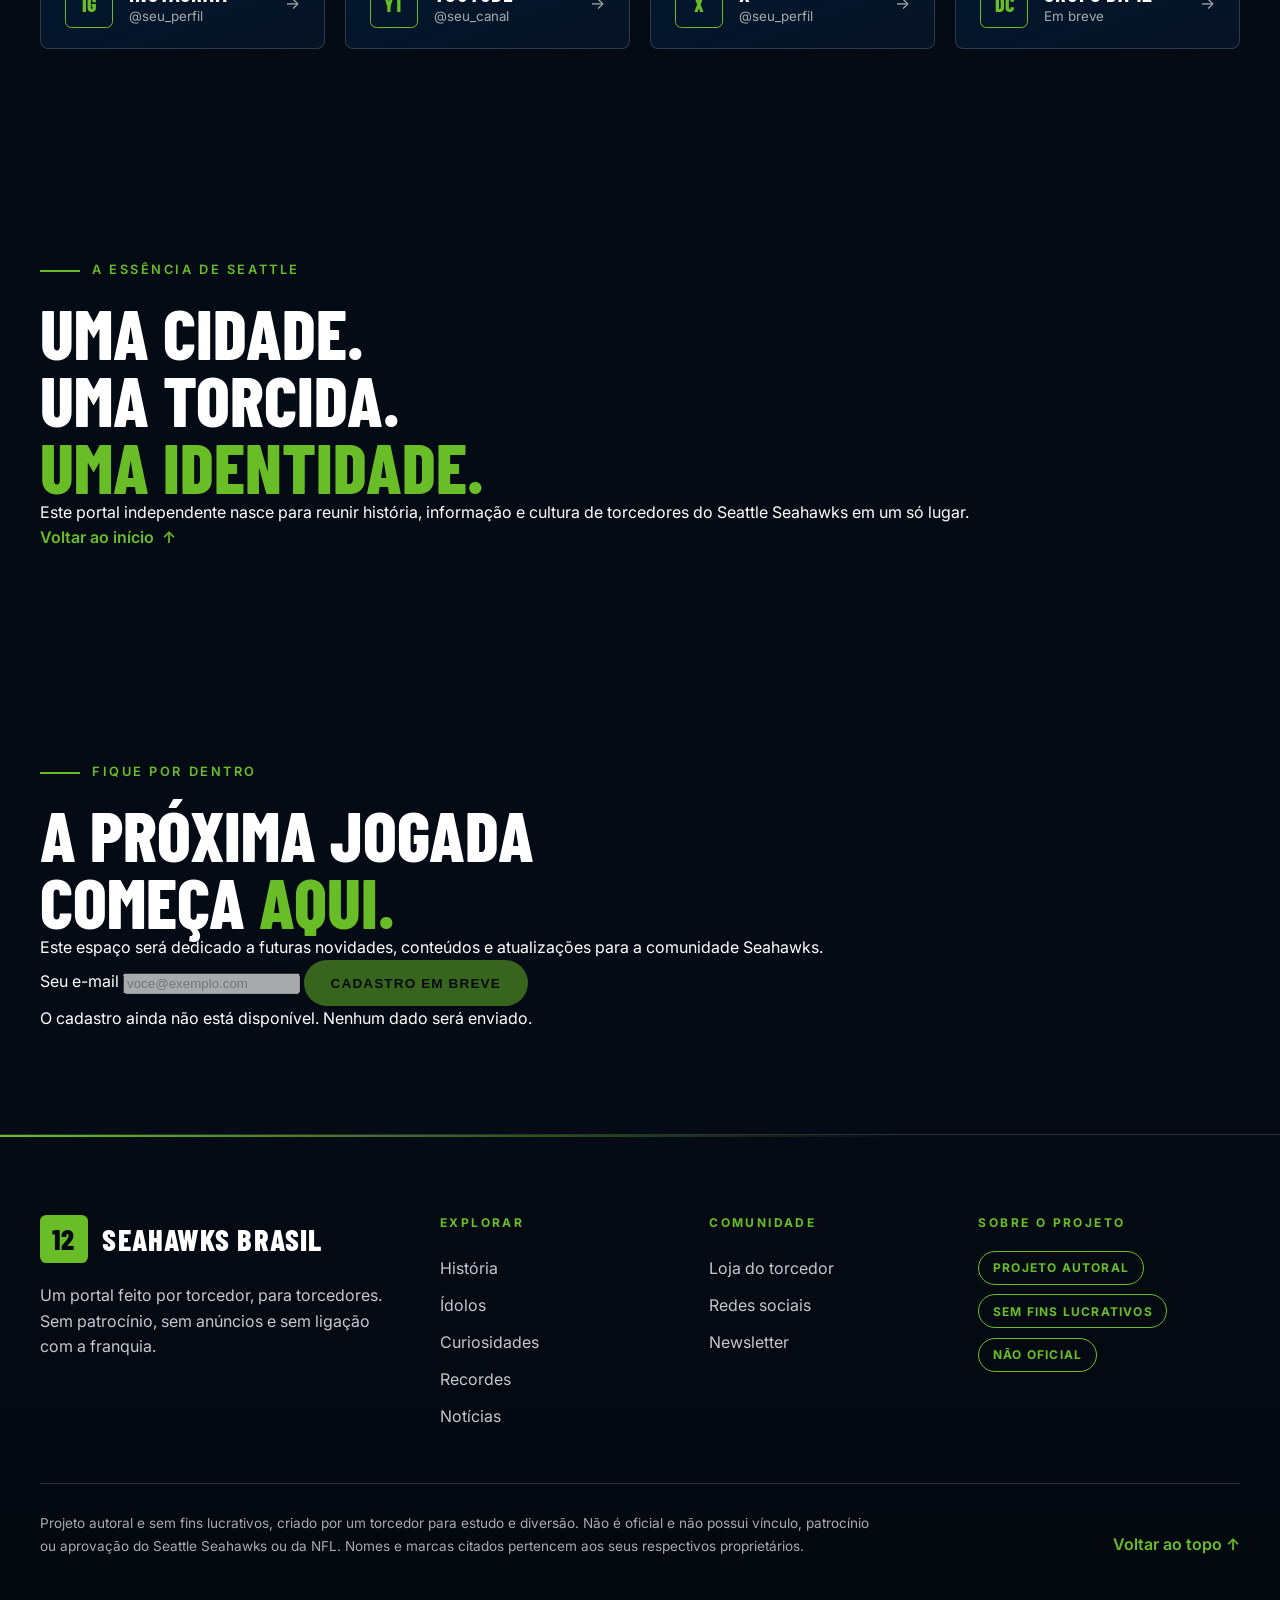
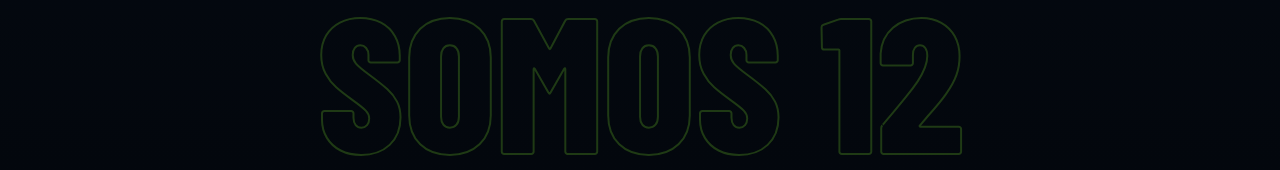
<file: portal-seahawks/index.html>
<!DOCTYPE html>
<html lang="pt-BR">

<head>
  <meta charset="UTF-8">
  <meta name="viewport" content="width=device-width, initial-scale=1.0">
  <title>Seattle Seahawks Brasil | A paixão pela 12</title>
  <meta name="description"
    content="Um portal independente dedicado ao Seattle Seahawks. Conheça a história da franquia, seus ídolos, curiosidades, recordes e a paixão da torcida 12.">
  <meta name="theme-color" content="#050b14">
  <meta property="og:type" content="website">
  <meta property="og:locale" content="pt_BR">
  <meta property="og:title" content="Seattle Seahawks Brasil | A paixão pela 12">
  <meta property="og:description" content="História, ídolos, curiosidades e a energia da torcida do Seattle Seahawks.">

  <!-- Fontes -->

  <link rel="preconnect" href="https://fonts.googleapis.com">
  <link rel="preconnect" href="https://fonts.gstatic.com" crossorigin>
  <link
    href="https://fonts.googleapis.com/css2?family=Barlow+Condensed:wght@600;700;800&family=Big+Shoulders+Display:wght@700;800&family=Inter:wght@400;500;600;700&display=swap"
    rel="stylesheet">


  <link rel="stylesheet" href="css/style.css">
  <link rel="stylesheet" href="css/header.css">
  <link rel="stylesheet" href="css/navigation.css">
  <link rel="stylesheet" href="css/hero.css">
  <link rel="stylesheet" href="css/cards.css">
  <link rel="stylesheet" href="css/comunity.css">
  <link rel="stylesheet" href="css/footer.css">
  <link rel="stylesheet" href="css/responsive.css">
</head>

<body>
  <header class="site-header" id="inicio">

    <div class="header-hero">
      <a class="header-brand" href="#inicio" aria-label="Seattle Seahawks Brasil — página inicial">
        <picture>
          <source media="(max-width: 768px)" srcset="assets/img/seahawks-hero-mobile.webp">
          <img class="brand-logo" src="assets/img/seahawks-hero-full.png" alt="Seattle Seahawks Brasil" width="1920"
            height="640" fetchpriority="high" decoding="async">
        </picture>
      </a>
    </div>

    <nav class="main-navigation" aria-label="Navegação principal">
      <div class="container">
        <ul class="navigation-list">
          <li><a href="#inicio" aria-current="page">Início</a></li>
          <li><a href="history.html" target="_blank">História</a></li>
          <li><a href="idols.html" target="_blank">Ídolos</a></li>
          <li><a href="curiosities.html">Curiosidades/Recordes</a></li>
          <li><a href="news.html">Notícias</a></li>
          <li><a href="comunity.html">Comunidade</a></li>
        </ul>
      </div>
    </nav>

  </header>

  <main id="conteudo-principal">

    <!-- HERO -->
    <section class="hero" aria-labelledby="hero-title">
      <div class="hero-background" aria-hidden="true"></div>

      <div class="container hero-content">

        <div class="hero-copy">
          <p class="eyebrow">Um time. Uma cidade. Somos 12th Man.</p>

          <h1 id="hero-title">
            <span class="title-line">A paixão</span>
            <span class="title-line title-line--outline">que faz</span>
            <span class="title-line title-line--accent">barulho.</span>
          </h1>

          <p class="hero-description">
            Mais do que um time, uma identidade.
            A força de Seattle vive em cada jogada,
            em cada conquista e na voz de uma torcida
            que nunca deixa de acreditar.
          </p>

          <div class="hero-actions">
            <a class="button button-primary" href="#historia">
              Conheça nossa história
              <span aria-hidden="true">→</span>
            </a>
            <a class="button button-secondary" href="comunity.html">
              Entre para a comunidade
            </a>
          </div>

          <p class="hero-caption">Seattle, Washington · Est. 1976</p>
        </div>

        <div class="hero-visual" aria-hidden="true">
          <span class="hero-number">12</span>
          <p class="hero-visual-label">The 12th Man</p>
        </div>

      </div>

      <div class="hero-bottom-line" aria-hidden="true"></div>
    </section>


    <section class="explore section-padding" aria-labelledby="explore-title">
      <div class="container">

        <div class="section-heading">
          <div>
            <p class="eyebrow">Explore o universo Seahawks</p>
            <h2 id="explore-title">Muito além do <span>jogo.</span></h2>
          </div>

          <p class="section-description">
            História, personagens e momentos que construíram
            a identidade de uma das torcidas mais intensas
            da NFL.
          </p>
        </div>

        <div class="feature-grid">

          <article class="feature-card" id="historia">
            <span class="card-number" aria-hidden="true">01</span>
            <span class="card-icon" aria-hidden="true">↗</span>
            <h3>História da franquia</h3>
            <p>Das origens em Seattle aos capítulos que marcaram gerações de torcedores.</p>
            <a class="card-link" href="history.html" target="_blank">Explorar história <span
                aria-hidden="true">→</span></a>
          </article>

          <article class="feature-card" id="idolos">
            <span class="card-number" aria-hidden="true">02</span>
            <span class="card-icon" aria-hidden="true">★</span>
            <h3>Ídolos</h3>
            <p>Os jogadores que fizeram história e conquistaram um lugar no coração da 12.</p>
            <a class="card-link" href="idols.html">Conhecer os ídolos <span aria-hidden="true">→</span></a>
          </article>

          <article class="feature-card" id="curiosidades">
            <span class="card-number" aria-hidden="true">03</span>
            <span class="card-icon" aria-hidden="true">✳</span>
            <h3>Curiosidades</h3>
            <p>Fatos, tradições e detalhes que tornam a cultura Seahawks única.</p>
            <a class="card-link" href="curiosities.html">Descobrir curiosidades <span aria-hidden="true">→</span></a>
          </article>

          <article class="feature-card" id="recordes">
            <span class="card-number" aria-hidden="true">04</span>
            <span class="card-icon" aria-hidden="true">⌁</span>
            <h3>Recordes</h3>
            <p>Estatísticas, marcas históricas e desempenhos memoráveis.</p>
            <a class="card-link" href="curiosities.html#recordes">Ver recordes
              <span aria-hidden="true">→</span></a>
          </article>

          <article class="feature-card">
            <span class="card-number" aria-hidden="true">05</span>
            <span class="card-icon" aria-hidden="true">▤</span>
            <h3>Notícias</h3>
            <p>Um espaço preparado para acompanhar novidades e acontecimentos da franquia.</p>
            <a class="card-link" href="news.html">Acompanhar notícias <span aria-hidden="true">→</span></a>
          </article>

          <article class="feature-card">
            <span class="card-number" aria-hidden="true">06</span>
            <span class="card-icon" aria-hidden="true">◎</span>
            <h3>Comunidade</h3>
            <p>Loja do torcedor, redes sociais e a paixão compartilhada pela 12.</p>
            <a class="card-link" href="comunity.html">Fazer parte <span aria-hidden="true">→</span></a>
          </article>

        </div>
      </div>
    </section>

    <!-- TORCIDÔMETRO -->
    <section class="fan-section section-padding" aria-labelledby="fan-title">
      <div class="container fan-layout">

        <div class="fan-copy">
          <p class="eyebrow">The 12th Man</p>

          <h2 id="fan-title">
            O estádio treme.<br>
            <span>A 12 faz história.</span>
          </h2>

          <p>
            A torcida de Seattle é parte da identidade da franquia.
            Ative o microfone, grite o mais alto que puder e veja
            quanto barulho a sua 12 faz.
          </p>

          <p class="fan-note">
            Esta é uma representação visual. A medição de decibéis
            será implementada em uma etapa futura.
          </p>
        </div>

        <div class="decibel-panel" aria-label="Demonstração visual do torcidômetro">
          <div class="decibel-heading">
            <span class="decibel-label">Torcidômetro</span>
            <span class="decibel-status" id="decibel-status">Em breve</span>
          </div>

          <p class="decibel-value">
            <span id="decibel-number">98</span>
            <span class="decibel-unit">dB</span>
          </p>

          <div class="decibel-track" aria-hidden="true">
            <div class="decibel-fill" id="decibel-fill"></div>
          </div>

          <div class="decibel-scale" aria-hidden="true">
            <span>0</span><span>40</span><span>80</span><span>120 dB</span>
          </div>

          <div class="decibel-stats">
            <p><span>Pico</span><strong id="decibel-peak">98 dB</strong></p>
            <p><span>Nível</span><strong id="decibel-level">Estádio vibrando</strong></p>
          </div>

          <button class="button button-primary" id="decibel-toggle" type="button" disabled>
            Ativar microfone
          </button>

          <p class="decibel-footer" id="decibel-message">
            A próxima voz pode ser a sua.
          </p>
        </div>

      </div>
    </section>

    <!-- NOTÍCIAS -->
    <section class="news-section section-padding" id="noticias" aria-labelledby="news-title">
      <div class="container">

        <div class="section-heading">
          <div>
            <p class="eyebrow">Notícias</p>
            <h2 id="news-title">Direto do <span>campo.</span></h2>
          </div>
          <p class="section-description">
            Espaço reservado para cobertura de jogos, elenco e
            bastidores. Os primeiros textos chegam em breve.
          </p>
        </div>

        <div class="news-grid">
          <article class="news-card news-card--featured">
            <span class="news-tag">Jogos</span>
            <h3>Cobertura da próxima partida</h3>
            <p>Escalações, pontos de atenção e o que esperar do confronto, tudo em um só lugar.</p>
            <span class="news-meta">Em breve</span>
          </article>

          <article class="news-card">
            <span class="news-tag">Elenco</span>
            <h3>Análise do elenco</h3>
            <p>Quem está em alta, quem volta de lesão e quem pode surpreender.</p>
            <span class="news-meta">Em breve</span>
          </article>

          <article class="news-card">
            <span class="news-tag">Torcida</span>
            <h3>Bastidores da 12</h3>
            <p>Histórias de quem faz o estádio tremer, dentro e fora de Seattle.</p>
            <span class="news-meta">Em breve</span>
          </article>
        </div>

      </div>
    </section>

    <!-- COMUNIDADE: LOJA + REDES -->
    <section class="community-section section-padding" id="comunidade" aria-labelledby="community-title">
      <div class="container">

        <div class="section-heading">
          <div>
            <p class="eyebrow">Comunidade</p>
            <h2 id="community-title">A 12 não joga <span>sozinha.</span></h2>
          </div>
          <p class="section-description">
            Onde o torcedor encontra o que vestir e com quem torcer.
          </p>
        </div>

        <div class="community-block" id="loja">
          <h3 class="block-title">Loja do torcedor</h3>
          <p class="block-intro">
            Um guia para encontrar itens da torcida em lojas oficiais.
            O portal não vende produtos.
          </p>

          <div class="shop-grid">
            <article class="shop-card">
              <span class="news-tag">Vestuário</span>
              <h4>Camisas e jerseys</h4>
              <p>Para vestir as cores de Seattle nos dias de jogo.</p>
              <a class="card-link" href="#">Ver lojas oficiais <span aria-hidden="true">→</span></a>
            </article>

            <article class="shop-card">
              <span class="news-tag">Acessórios</span>
              <h4>Bonés e agasalhos</h4>
              <p>Peças para o dia a dia e para encarar o frio na arquibancada.</p>
              <a class="card-link" href="#">Ver lojas oficiais <span aria-hidden="true">→</span></a>
            </article>

            <article class="shop-card">
              <span class="news-tag">Colecionáveis</span>
              <h4>Itens de coleção</h4>
              <p>Capacetes, miniaturas e lembranças para quem guarda a história.</p>
              <a class="card-link" href="#">Ver lojas oficiais <span aria-hidden="true">→</span></a>
            </article>
          </div>

          <p class="shop-note">
            Projeto sem fins lucrativos: este portal não recebe comissão
            nem vende nenhum dos produtos indicados.
          </p>
        </div>

        <div class="community-block" id="redes">
          <h3 class="block-title">Redes sociais</h3>
          <p class="block-intro">
            Acompanhe o portal e converse com outros torcedores.
          </p>

          <ul class="social-grid">
            <li><a class="social-card" href="#" aria-label="Instagram do portal">
                <span class="social-icon" aria-hidden="true">IG</span>
                <span class="social-text"><strong>Instagram</strong><small>@seu_perfil</small></span>
                <span class="social-arrow" aria-hidden="true">→</span>
              </a></li>
            <li><a class="social-card" href="#" aria-label="YouTube do portal">
                <span class="social-icon" aria-hidden="true">YT</span>
                <span class="social-text"><strong>YouTube</strong><small>@seu_canal</small></span>
                <span class="social-arrow" aria-hidden="true">→</span>
              </a></li>
            <li><a class="social-card" href="#" aria-label="X do portal">
                <span class="social-icon" aria-hidden="true">X</span>
                <span class="social-text"><strong>X</strong><small>@seu_perfil</small></span>
                <span class="social-arrow" aria-hidden="true">→</span>
              </a></li>
            <li><a class="social-card" href="#" aria-label="Grupo da comunidade">
                <span class="social-icon" aria-hidden="true">DC</span>
                <span class="social-text"><strong>Grupo da 12</strong><small>Em breve</small></span>
                <span class="social-arrow" aria-hidden="true">→</span>
              </a></li>
          </ul>
        </div>

      </div>
    </section>

    <!-- SOBRE -->
    <section class="about-section section-padding" id="sobre" aria-labelledby="about-title">
      <div class="container about-content">

        <p class="eyebrow">A essência de Seattle</p>

        <h2 id="about-title">
          Uma cidade.<br>
          Uma torcida.<br>
          <span>Uma identidade.</span>
        </h2>

        <p>
          Este portal independente nasce para reunir
          história, informação e cultura de torcedores
          do Seattle Seahawks em um só lugar.
        </p>

        <a class="text-link" href="#inicio">Voltar ao início <span aria-hidden="true">↑</span></a>

      </div>
    </section>

    <!-- NEWSLETTER -->
    <section class="newsletter-section section-padding" id="newsletter" aria-labelledby="newsletter-title">
      <div class="container">

        <div class="newsletter-panel">
          <div class="newsletter-copy">
            <p class="eyebrow">Fique por dentro</p>

            <h2 id="newsletter-title">
              A próxima jogada<br>
              começa <span>aqui.</span>
            </h2>

            <p>
              Este espaço será dedicado a futuras
              novidades, conteúdos e atualizações
              para a comunidade Seahawks.
            </p>
          </div>

          <div class="newsletter-form-area">
            <form class="newsletter-form">
              <label for="newsletter-email">Seu e-mail</label>

              <input type="email" id="newsletter-email" name="email" placeholder="voce@exemplo.com" autocomplete="email"
                disabled>

              <button class="button button-primary" type="button" disabled>Cadastro em breve</button>

              <p class="form-note">
                O cadastro ainda não está disponível.
                Nenhum dado será enviado.
              </p>
            </form>
          </div>
        </div>

      </div>
    </section>

  </main>

  <footer class="site-footer">
    <div class="container footer-top">

      <div class="footer-about">
        <a class="footer-brand" href="#inicio">
          <span class="footer-brand-number" aria-hidden="true">12</span>
          Seahawks Brasil
        </a>
        <p class="footer-tagline">
          Um portal feito por torcedor, para torcedores. Sem
          patrocínio, sem anúncios e sem ligação com a franquia.
        </p>
      </div>

      <nav class="footer-column" aria-label="Explorar">
        <h3 class="footer-title">Explorar</h3>
        <ul class="footer-links">
          <li><a href="history.html" target="_blank">História</a></li>
          <li><a href="idols.html">Ídolos</a></li>
          <li><a href="curiosities.html">Curiosidades</a></li>
          <li><a href="#recordes">Recordes</a></li>
          <li><a href="news.html">Notícias</a></li>
        </ul>
      </nav>

      <nav class="footer-column" aria-label="Comunidade">
        <h3 class="footer-title">Comunidade</h3>
        <ul class="footer-links">
          <li><a href="#loja">Loja do torcedor</a></li>
          <li><a href="#redes">Redes sociais</a></li>
          <li><a href="#newsletter">Newsletter</a></li>
        </ul>
      </nav>

      <div class="footer-column">
        <h3 class="footer-title">Sobre o projeto</h3>
        <ul class="footer-badges">
          <li>Projeto autoral</li>
          <li>Sem fins lucrativos</li>
          <li>Não oficial</li>
        </ul>
      </div>

    </div>

    <div class="container footer-legal-bar">
      <p class="footer-legal">
        Projeto autoral e sem fins lucrativos, criado por um torcedor para
        estudo e diversão. Não é oficial e não possui vínculo, patrocínio ou
        aprovação do Seattle Seahawks ou da NFL. Nomes e marcas citados
        pertencem aos seus respectivos proprietários.
      </p>
      <a class="back-to-top" href="#inicio">Voltar ao topo ↑</a>
    </div>

    <p class="footer-wordmark" aria-hidden="true">Somos 12</p>
  </footer>


</body>

</html>
</file>
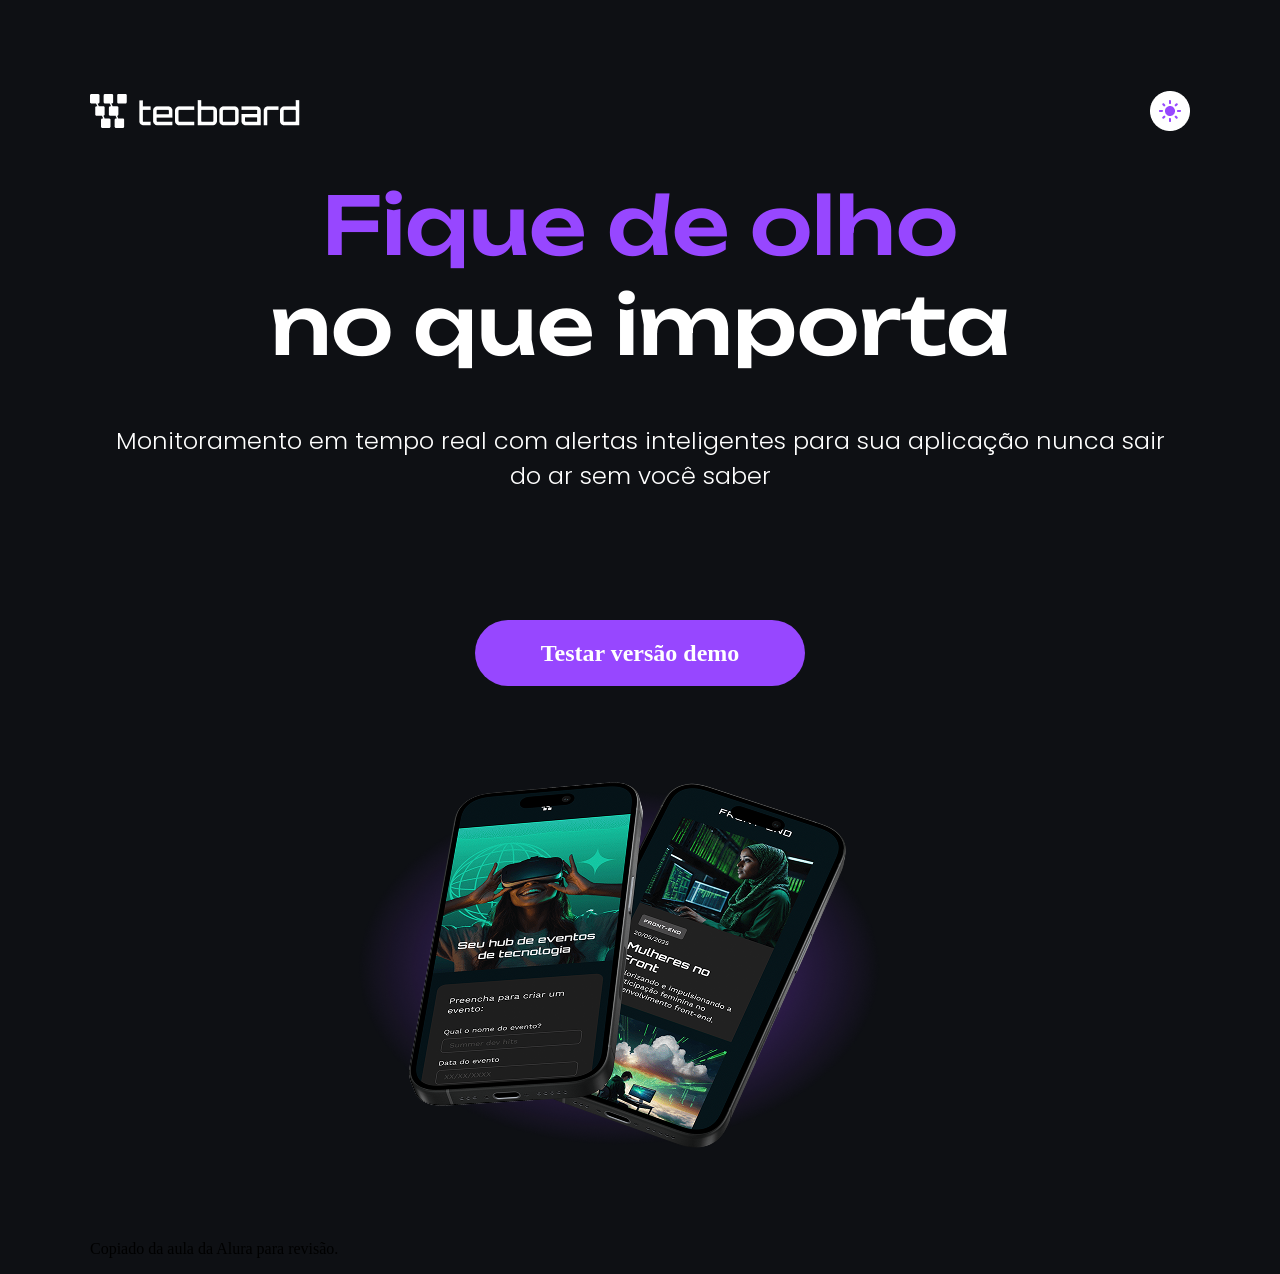
<file: tecboard/index.html>
<!DOCTYPE html>
<html lang="pt-br">

<head>
  <meta charset="UTF-8">
  <meta name="viewport" content="width=device-width, initial-scale=1.0">
  <link rel="stylesheet" href="reset.css">
  <link rel="stylesheet" href="style.css">
  <link rel="preconnect" href="https://fonts.googleapis.com">
  <link rel="preconnect" href="https://fonts.gstatic.com" crossorigin>
  <link href="https://fonts.googleapis.com/css2?family=Unbounded:wght@200..900&display=swap" rel="stylesheet">
  <link rel="preconnect" href="https://fonts.googleapis.com">
  <link rel="preconnect" href="https://fonts.gstatic.com" crossorigin>
  <link
    href="https://fonts.googleapis.com/css2?family=Inter:ital,opsz,wght@0,14..32,100..900;1,14..32,100..900&display=swap"
    rel="stylesheet">
  <link rel="preconnect" href="https://fonts.googleapis.com">
  <link rel="preconnect" href="https://fonts.gstatic.com" crossorigin>
  <link
    href="https://fonts.googleapis.com/css2?family=Poppins:ital,wght@0,100;0,200;0,300;0,400;0,500;0,600;0,700;0,800;0,900;1,100;1,200;1,300;1,400;1,500;1,600;1,700;1,800;1,900&family=Unbounded:wght@200..900&display=swap"
    rel="stylesheet">
  <meta name="description" content="Pequeno site estático apenas para testes. Primeiros aprendizados.">
  <link rel="shortcut icon" href="favicon-dark.png" type="image/svg+xml">
  <title>Tecboard</title>
</head>

<body>
  <header>
    <figure class="img-logo">
      <img src="img/logo-tecboard-dark.png" alt="Logo-da-Tecboard">
    </figure>
    <figure class="img-button">
      <img src="img/botao-light.png.png" alt="botão-light-mode">
    </figure>

  </header>

  <main>
    <section>
      <h1><span>Fique de olho</span><br>no que importa</h1>

      <h2>Monitoramento em tempo real com alertas inteligentes para sua aplicação nunca sair do ar sem você saber</h2>


    </section>

    <section>
      <button>Testar versão demo</button>

    </section>

    <section>
      <figure>
        <img src="img/celular-fulldesktop.png" alt="Celulares">
      </figure>
    </section>

  </main>

  <footer>
    <p>Copiado da aula da Alura para revisão.</p>

  </footer>
</body>

</html>
</file>
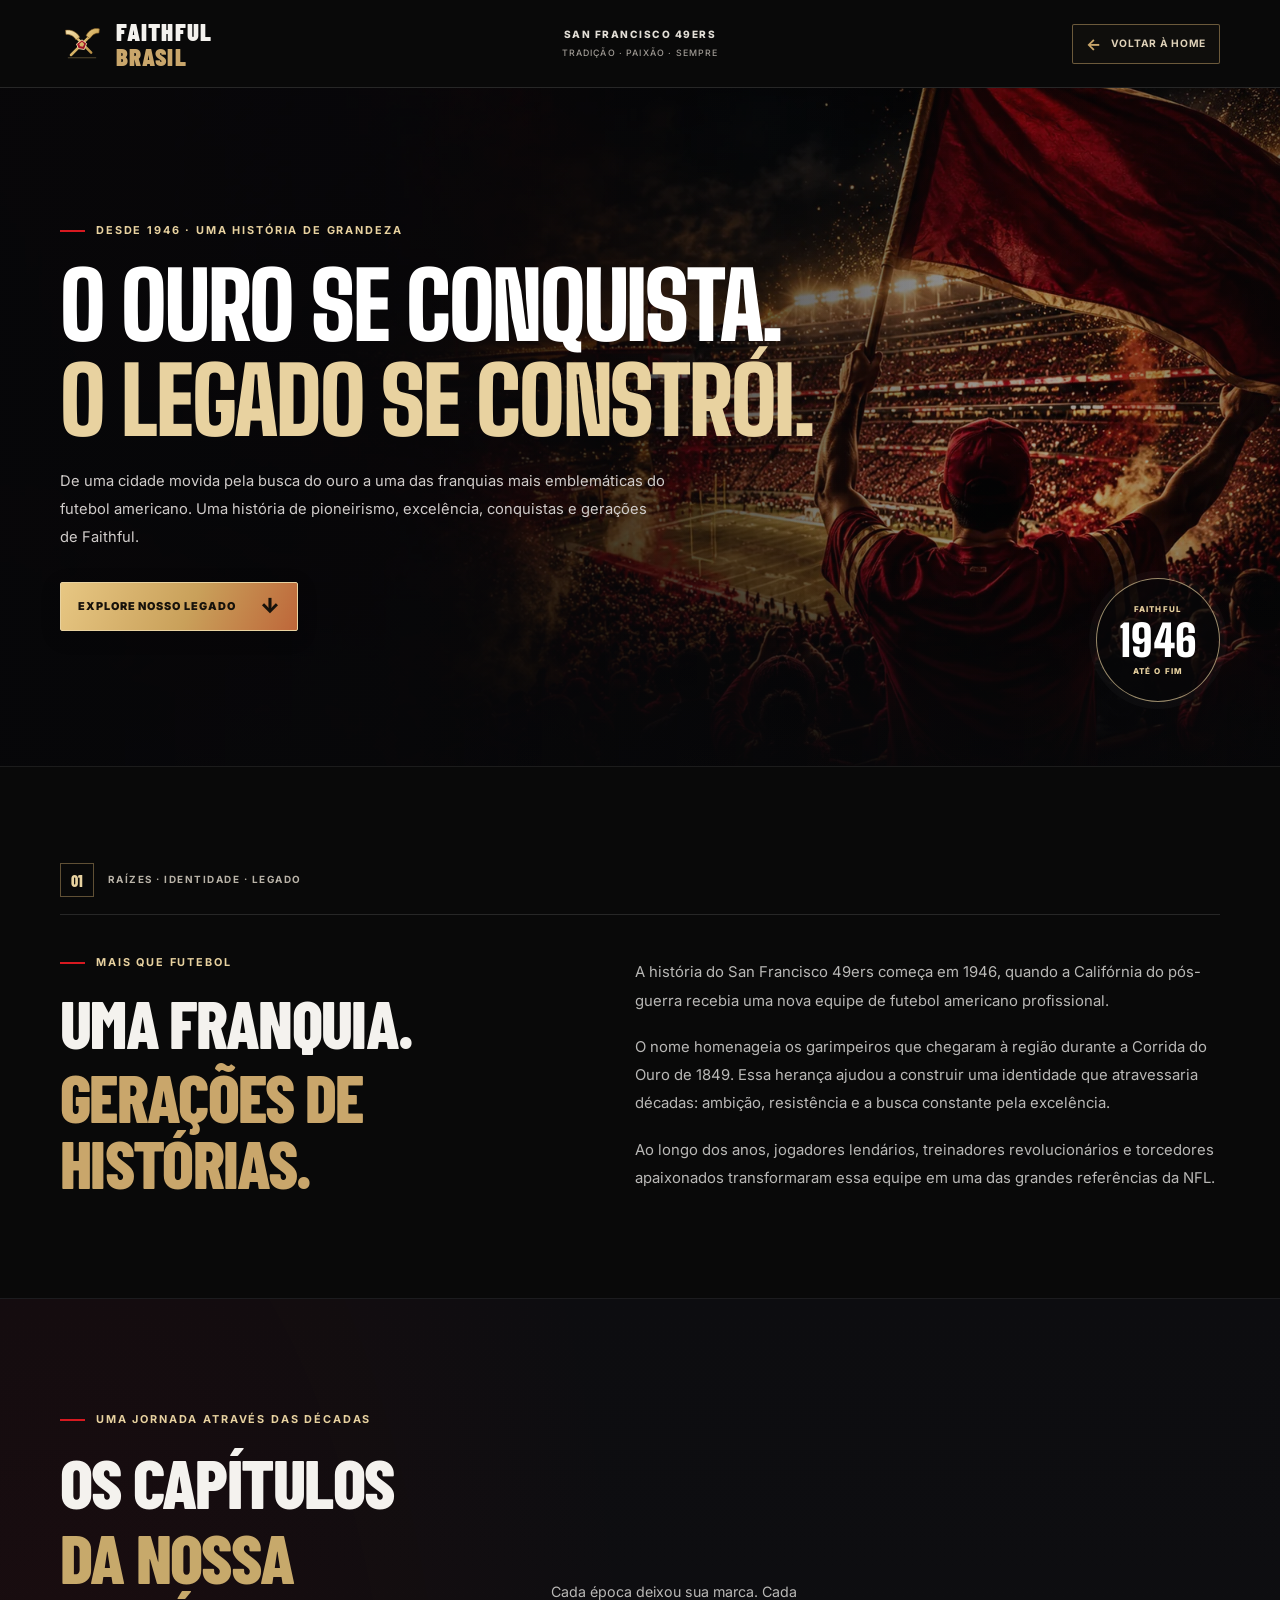
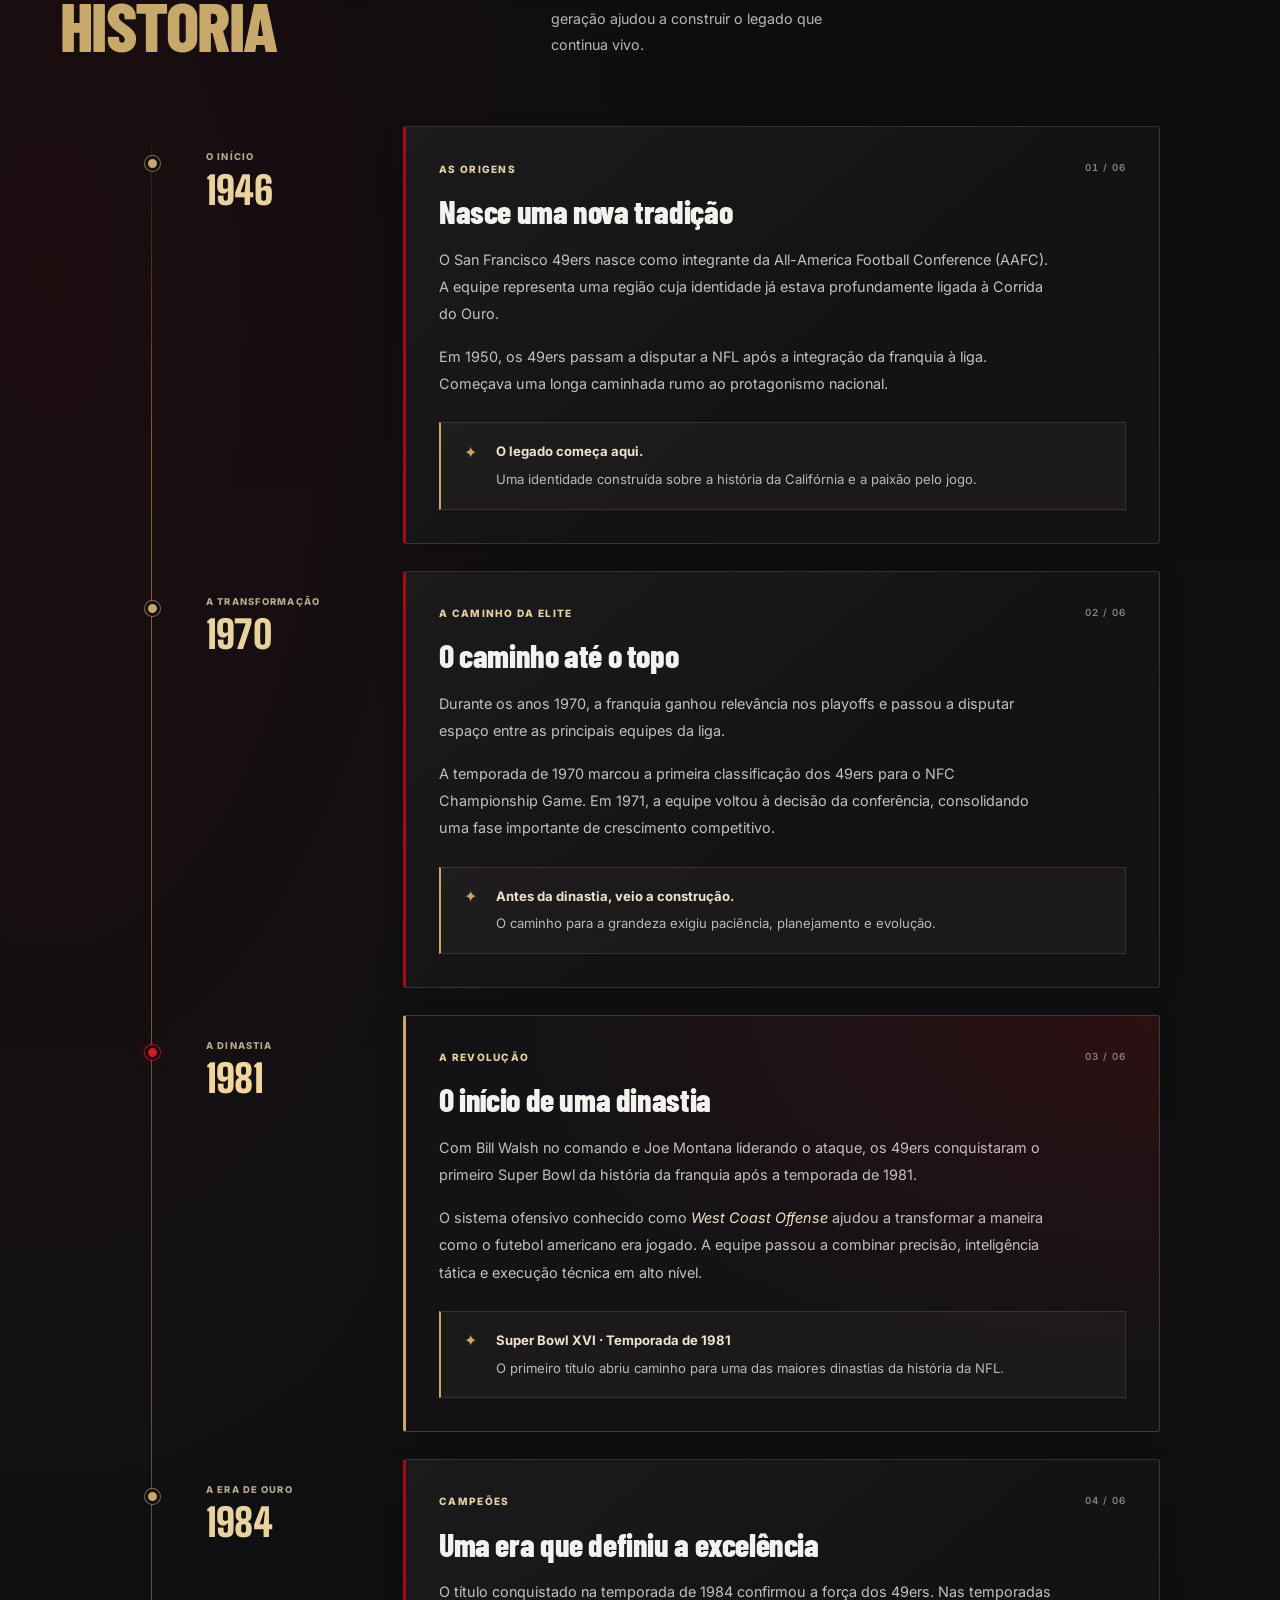
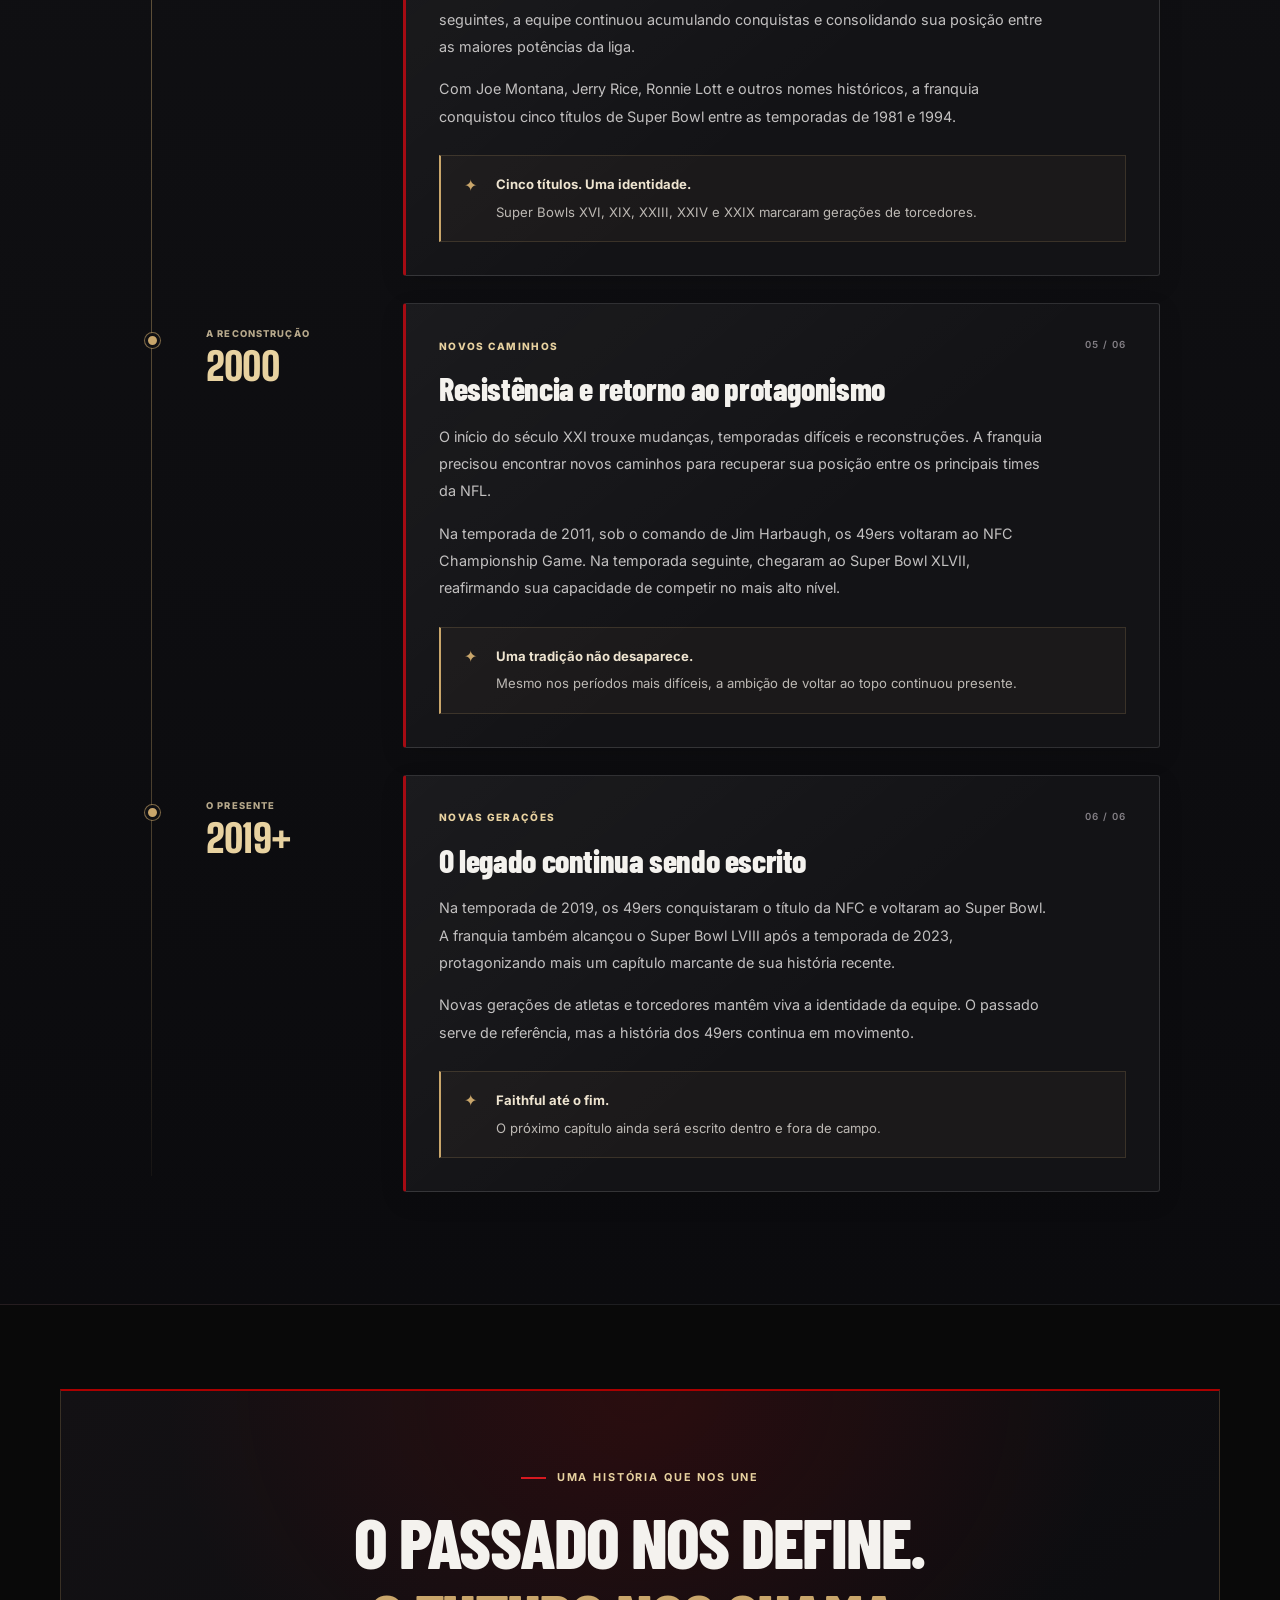
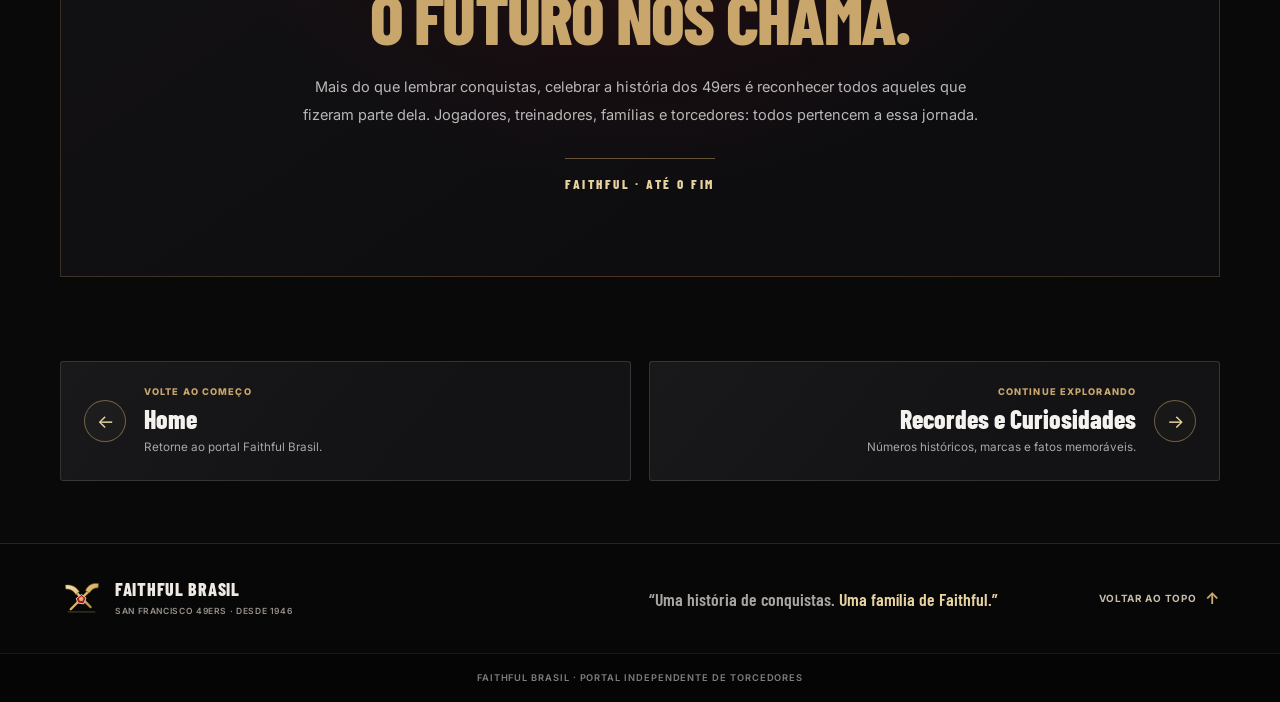
<file: portal-49ers/pages/history/index.html>
<!DOCTYPE html>
<html lang="pt-BR">

<head>
  <meta charset="UTF-8">
  <meta name="viewport" content="width=device-width, initial-scale=1.0">

  <meta name="description"
    content="Conheça a história do San Francisco 49ers: das origens em 1946 às grandes dinastias, conquistas e lendas que construíram uma das franquias mais tradicionais da NFL.">

  <meta name="theme-color" content="#120606">

  <title>História | Faithful Brasil — San Francisco 49ers</title>

  <link rel="preconnect" href="https://fonts.googleapis.com">
  <link rel="preconnect" href="https://fonts.gstatic.com" crossorigin>

  <link
    href="https://fonts.googleapis.com/css2?family=Barlow+Condensed:wght@400;500;600;700;800;900&family=Inter:wght@400;500;600;700&family=Big+Shoulders+Display:wght@600;700;800;900&display=swap"
    rel="stylesheet">

  <link rel="stylesheet" href="../../css/history.css">
  <link rel="stylesheet" href="../../css/style.css">
</head>

<body class="history-page">

  <a class="skip-link" href="#main-content">
    Pular para o conteúdo principal
  </a>

  <!-- HEADER -->
  <header class="site-header history-header">

    <div class="header-top">
      <a class="brand" href="../../index.html" aria-label="Faithful Brasil — página inicial">

        <img class="brand-mark" src="../../assets/images/faithful-mark.svg" alt="" width="54" height="54">

        <span class="brand-name">
          <span>FAITHFUL</span>
          <span class="brand-name-accent">BRASIL</span>
        </span>

      </a>

      <p class="header-tagline">
        SAN FRANCISCO 49ERS
        <span>TRADIÇÃO · PAIXÃO · SEMPRE</span>
      </p>

      <a class="header-home-link" href="../../index.html">
        <span aria-hidden="true">←</span>
        <span>VOLTAR À HOME</span>
      </a>
    </div>

    <!-- HERO HISTÓRICO -->
    <section class="history-hero" aria-labelledby="history-hero-title">

      <picture class="history-hero-media">
        <source media="(max-width: 520px)" srcset="../../assets/images/hero-49ers-mobile.webp">

        <img src="../../assets/images/hero-49ers-desktop.webp" alt="" fetchpriority="high" width="1648" height="928">
      </picture>

      <div class="history-hero-overlay"></div>

      <div class="history-hero-content">

        <p class="eyebrow">
          DESDE 1946 · UMA HISTÓRIA DE GRANDEZA
        </p>

        <h1 id="history-hero-title">
          O OURO SE CONQUISTA.
          <span>O LEGADO SE CONSTRÓI.</span>
        </h1>

        <p class="history-hero-description">
          De uma cidade movida pela busca do ouro a uma das franquias
          mais emblemáticas do futebol americano. Uma história de
          pioneirismo, excelência, conquistas e gerações de Faithful.
        </p>

        <a class="history-hero-cta" href="#origens">
          <span>EXPLORE NOSSO LEGADO</span>
          <span class="cta-arrow" aria-hidden="true">↓</span>
        </a>

      </div>

      <div class="history-hero-stamp" aria-hidden="true">
        <span>FAITHFUL</span>
        <strong>1946</strong>
        <span>ATÉ O FIM</span>
      </div>

    </section>

  </header>

  <main id="main-content">

    <!-- INTRODUÇÃO -->
    <section class="history-intro section-container" aria-labelledby="history-intro-title">

      <div class="history-intro-label">
        <span class="section-index">01</span>
        <span>RAÍZES · IDENTIDADE · LEGADO</span>
      </div>

      <div class="history-intro-grid">

        <div>
          <p class="eyebrow">MAIS QUE FUTEBOL</p>

          <h2 id="history-intro-title">
            UMA FRANQUIA.
            <span>GERAÇÕES DE HISTÓRIAS.</span>
          </h2>
        </div>

        <div class="history-intro-copy">
          <p>
            A história do San Francisco 49ers começa em 1946, quando
            a Califórnia do pós-guerra recebia uma nova equipe de
            futebol americano profissional.
          </p>

          <p>
            O nome homenageia os garimpeiros que chegaram à região
            durante a Corrida do Ouro de 1849. Essa herança ajudou a
            construir uma identidade que atravessaria décadas:
            ambição, resistência e a busca constante pela excelência.
          </p>

          <p>
            Ao longo dos anos, jogadores lendários, treinadores
            revolucionários e torcedores apaixonados transformaram
            essa equipe em uma das grandes referências da NFL.
          </p>
        </div>

      </div>

    </section>

    <!-- LINHA DO TEMPO -->
    <section class="history-timeline-section" id="origens" aria-labelledby="timeline-title">

      <div class="section-container">

        <div class="section-heading">
          <div>
            <p class="eyebrow">UMA JORNADA ATRAVÉS DAS DÉCADAS</p>

            <h2 id="timeline-title">
              OS CAPÍTULOS
              <span>DA NOSSA HISTÓRIA</span>
            </h2>
          </div>

          <p class="section-heading-description">
            Cada época deixou sua marca. Cada geração ajudou a
            construir o legado que continua vivo.
          </p>
        </div>

        <div class="timeline">

          <!-- 1946 -->
          <article class="timeline-item" id="fundacao">

            <div class="timeline-marker" aria-hidden="true">
              <span></span>
            </div>

            <div class="timeline-year">
              <span>O INÍCIO</span>
              <strong>1946</strong>
            </div>

            <div class="timeline-card">

              <div class="timeline-card-top">
                <span class="timeline-category">AS ORIGENS</span>
                <span class="timeline-number">01 / 06</span>
              </div>

              <h3>Nasce uma nova tradição</h3>

              <p>
                O San Francisco 49ers nasce como integrante da
                All-America Football Conference (AAFC). A equipe
                representa uma região cuja identidade já estava
                profundamente ligada à Corrida do Ouro.
              </p>

              <p>
                Em 1950, os 49ers passam a disputar a NFL após a
                integração da franquia à liga. Começava uma longa
                caminhada rumo ao protagonismo nacional.
              </p>

              <div class="timeline-highlight">
                <span class="highlight-icon" aria-hidden="true">✦</span>
                <p>
                  <strong>O legado começa aqui.</strong>
                  Uma identidade construída sobre a história da
                  Califórnia e a paixão pelo jogo.
                </p>
              </div>

            </div>

          </article>

          <!-- ANOS 1970 -->
          <article class="timeline-item">

            <div class="timeline-marker" aria-hidden="true">
              <span></span>
            </div>

            <div class="timeline-year">
              <span>A TRANSFORMAÇÃO</span>
              <strong>1970</strong>
            </div>

            <div class="timeline-card">

              <div class="timeline-card-top">
                <span class="timeline-category">A CAMINHO DA ELITE</span>
                <span class="timeline-number">02 / 06</span>
              </div>

              <h3>O caminho até o topo</h3>

              <p>
                Durante os anos 1970, a franquia ganhou relevância
                nos playoffs e passou a disputar espaço entre as
                principais equipes da liga.
              </p>

              <p>
                A temporada de 1970 marcou a primeira classificação
                dos 49ers para o NFC Championship Game. Em 1971,
                a equipe voltou à decisão da conferência, consolidando
                uma fase importante de crescimento competitivo.
              </p>

              <div class="timeline-highlight">
                <span class="highlight-icon" aria-hidden="true">✦</span>
                <p>
                  <strong>Antes da dinastia, veio a construção.</strong>
                  O caminho para a grandeza exigiu paciência,
                  planejamento e evolução.
                </p>
              </div>

            </div>

          </article>

          <!-- ANOS 1980 -->
          <article class="timeline-item timeline-item-featured">

            <div class="timeline-marker" aria-hidden="true">
              <span></span>
            </div>

            <div class="timeline-year">
              <span>A DINASTIA</span>
              <strong>1981</strong>
            </div>

            <div class="timeline-card">

              <div class="timeline-card-top">
                <span class="timeline-category">A REVOLUÇÃO</span>
                <span class="timeline-number">03 / 06</span>
              </div>

              <h3>O início de uma dinastia</h3>

              <p>
                Com Bill Walsh no comando e Joe Montana liderando
                o ataque, os 49ers conquistaram o primeiro Super Bowl
                da história da franquia após a temporada de 1981.
              </p>

              <p>
                O sistema ofensivo conhecido como
                <em>West Coast Offense</em> ajudou a transformar a
                maneira como o futebol americano era jogado. A equipe
                passou a combinar precisão, inteligência tática e
                execução técnica em alto nível.
              </p>

              <div class="timeline-highlight">
                <span class="highlight-icon" aria-hidden="true">✦</span>
                <p>
                  <strong>Super Bowl XVI · Temporada de 1981</strong>
                  O primeiro título abriu caminho para uma das
                  maiores dinastias da história da NFL.
                </p>
              </div>

            </div>

          </article>

          <!-- ANOS 1980 E 1990 -->
          <article class="timeline-item">

            <div class="timeline-marker" aria-hidden="true">
              <span></span>
            </div>

            <div class="timeline-year">
              <span>A ERA DE OURO</span>
              <strong>1984</strong>
            </div>

            <div class="timeline-card">

              <div class="timeline-card-top">
                <span class="timeline-category">CAMPEÕES</span>
                <span class="timeline-number">04 / 06</span>
              </div>

              <h3>Uma era que definiu a excelência</h3>

              <p>
                O título conquistado na temporada de 1984 confirmou
                a força dos 49ers. Nas temporadas seguintes, a equipe
                continuou acumulando conquistas e consolidando sua
                posição entre as maiores potências da liga.
              </p>

              <p>
                Com Joe Montana, Jerry Rice, Ronnie Lott e outros
                nomes históricos, a franquia conquistou cinco títulos
                de Super Bowl entre as temporadas de 1981 e 1994.
              </p>

              <div class="timeline-highlight">
                <span class="highlight-icon" aria-hidden="true">✦</span>
                <p>
                  <strong>Cinco títulos. Uma identidade.</strong>
                  Super Bowls XVI, XIX, XXIII, XXIV e XXIX marcaram
                  gerações de torcedores.
                </p>
              </div>

            </div>

          </article>

          <!-- ANOS 2000 E 2010 -->
          <article class="timeline-item">

            <div class="timeline-marker" aria-hidden="true">
              <span></span>
            </div>

            <div class="timeline-year">
              <span>A RECONSTRUÇÃO</span>
              <strong>2000</strong>
            </div>

            <div class="timeline-card">

              <div class="timeline-card-top">
                <span class="timeline-category">NOVOS CAMINHOS</span>
                <span class="timeline-number">05 / 06</span>
              </div>

              <h3>Resistência e retorno ao protagonismo</h3>

              <p>
                O início do século XXI trouxe mudanças, temporadas
                difíceis e reconstruções. A franquia precisou
                encontrar novos caminhos para recuperar sua posição
                entre os principais times da NFL.
              </p>

              <p>
                Na temporada de 2011, sob o comando de Jim Harbaugh,
                os 49ers voltaram ao NFC Championship Game. Na
                temporada seguinte, chegaram ao Super Bowl XLVII,
                reafirmando sua capacidade de competir no mais alto
                nível.
              </p>

              <div class="timeline-highlight">
                <span class="highlight-icon" aria-hidden="true">✦</span>
                <p>
                  <strong>Uma tradição não desaparece.</strong>
                  Mesmo nos períodos mais difíceis, a ambição de
                  voltar ao topo continuou presente.
                </p>
              </div>

            </div>

          </article>

          <!-- ERA RECENTE -->
          <article class="timeline-item">

            <div class="timeline-marker" aria-hidden="true">
              <span></span>
            </div>

            <div class="timeline-year">
              <span>O PRESENTE</span>
              <strong>2019+</strong>
            </div>

            <div class="timeline-card">

              <div class="timeline-card-top">
                <span class="timeline-category">NOVAS GERAÇÕES</span>
                <span class="timeline-number">06 / 06</span>
              </div>

              <h3>O legado continua sendo escrito</h3>

              <p>
                Na temporada de 2019, os 49ers conquistaram o título
                da NFC e voltaram ao Super Bowl. A franquia também
                alcançou o Super Bowl LVIII após a temporada de 2023,
                protagonizando mais um capítulo marcante de sua
                história recente.
              </p>

              <p>
                Novas gerações de atletas e torcedores mantêm viva
                a identidade da equipe. O passado serve de referência,
                mas a história dos 49ers continua em movimento.
              </p>

              <div class="timeline-highlight">
                <span class="highlight-icon" aria-hidden="true">✦</span>
                <p>
                  <strong>Faithful até o fim.</strong>
                  O próximo capítulo ainda será escrito dentro
                  e fora de campo.
                </p>
              </div>

            </div>

          </article>

        </div>

      </div>

    </section>

    <!-- ENCERRAMENTO -->
    <section class="history-closing section-container" aria-labelledby="history-closing-title">

      <p class="eyebrow">UMA HISTÓRIA QUE NOS UNE</p>

      <h2 id="history-closing-title">
        O PASSADO NOS DEFINE.
        <span>O FUTURO NOS CHAMA.</span>
      </h2>

      <p>
        Mais do que lembrar conquistas, celebrar a história dos
        49ers é reconhecer todos aqueles que fizeram parte dela.
        Jogadores, treinadores, famílias e torcedores: todos
        pertencem a essa jornada.
      </p>

      <span class="closing-signature">FAITHFUL · ATÉ O FIM</span>

    </section>

  </main>

  <!-- NAVEGAÇÃO ENTRE PÁGINAS -->
  <nav class="page-navigation section-container" aria-label="Navegação entre páginas">

    <a class="page-nav-card page-nav-home" href="../../index.html">

      <span class="page-nav-icon" aria-hidden="true">←</span>

      <span class="page-nav-copy">
        <span class="page-nav-overline">VOLTE AO COMEÇO</span>
        <strong>Home</strong>
        <span class="page-nav-description">
          Retorne ao portal Faithful Brasil.
        </span>
      </span>

    </a>

    <a class="page-nav-card page-nav-next" href="../records-trivia/index.html">

      <span class="page-nav-copy">
        <span class="page-nav-overline">CONTINUE EXPLORANDO</span>
        <strong>Recordes e Curiosidades</strong>
        <span class="page-nav-description">
          Números históricos, marcas e fatos memoráveis.
        </span>
      </span>

      <span class="page-nav-icon" aria-hidden="true">→</span>

    </a>

  </nav>

  <!-- FOOTER -->
  <footer class="site-footer history-footer">

    <div class="footer-inner section-container">

      <a class="footer-brand" href="../../index.html">

        <img src="../../assets/images/faithful-mark.svg" alt="" width="44" height="44">

        <span>
          <strong>FAITHFUL BRASIL</strong>
          <small>SAN FRANCISCO 49ERS · DESDE 1946</small>
        </span>

      </a>

      <p class="footer-quote">
        “Uma história de conquistas.
        <span>Uma família de Faithful.”</span>
      </p>

      <a class="footer-back-to-top" href="#main-content">
        VOLTAR AO TOPO
        <span aria-hidden="true">↑</span>
      </a>

    </div>

    <div class="footer-bottom">
      <p>
        FAITHFUL BRASIL · PORTAL INDEPENDENTE DE TORCEDORES
      </p>
    </div>

  </footer>

</body>

</html>
</file>
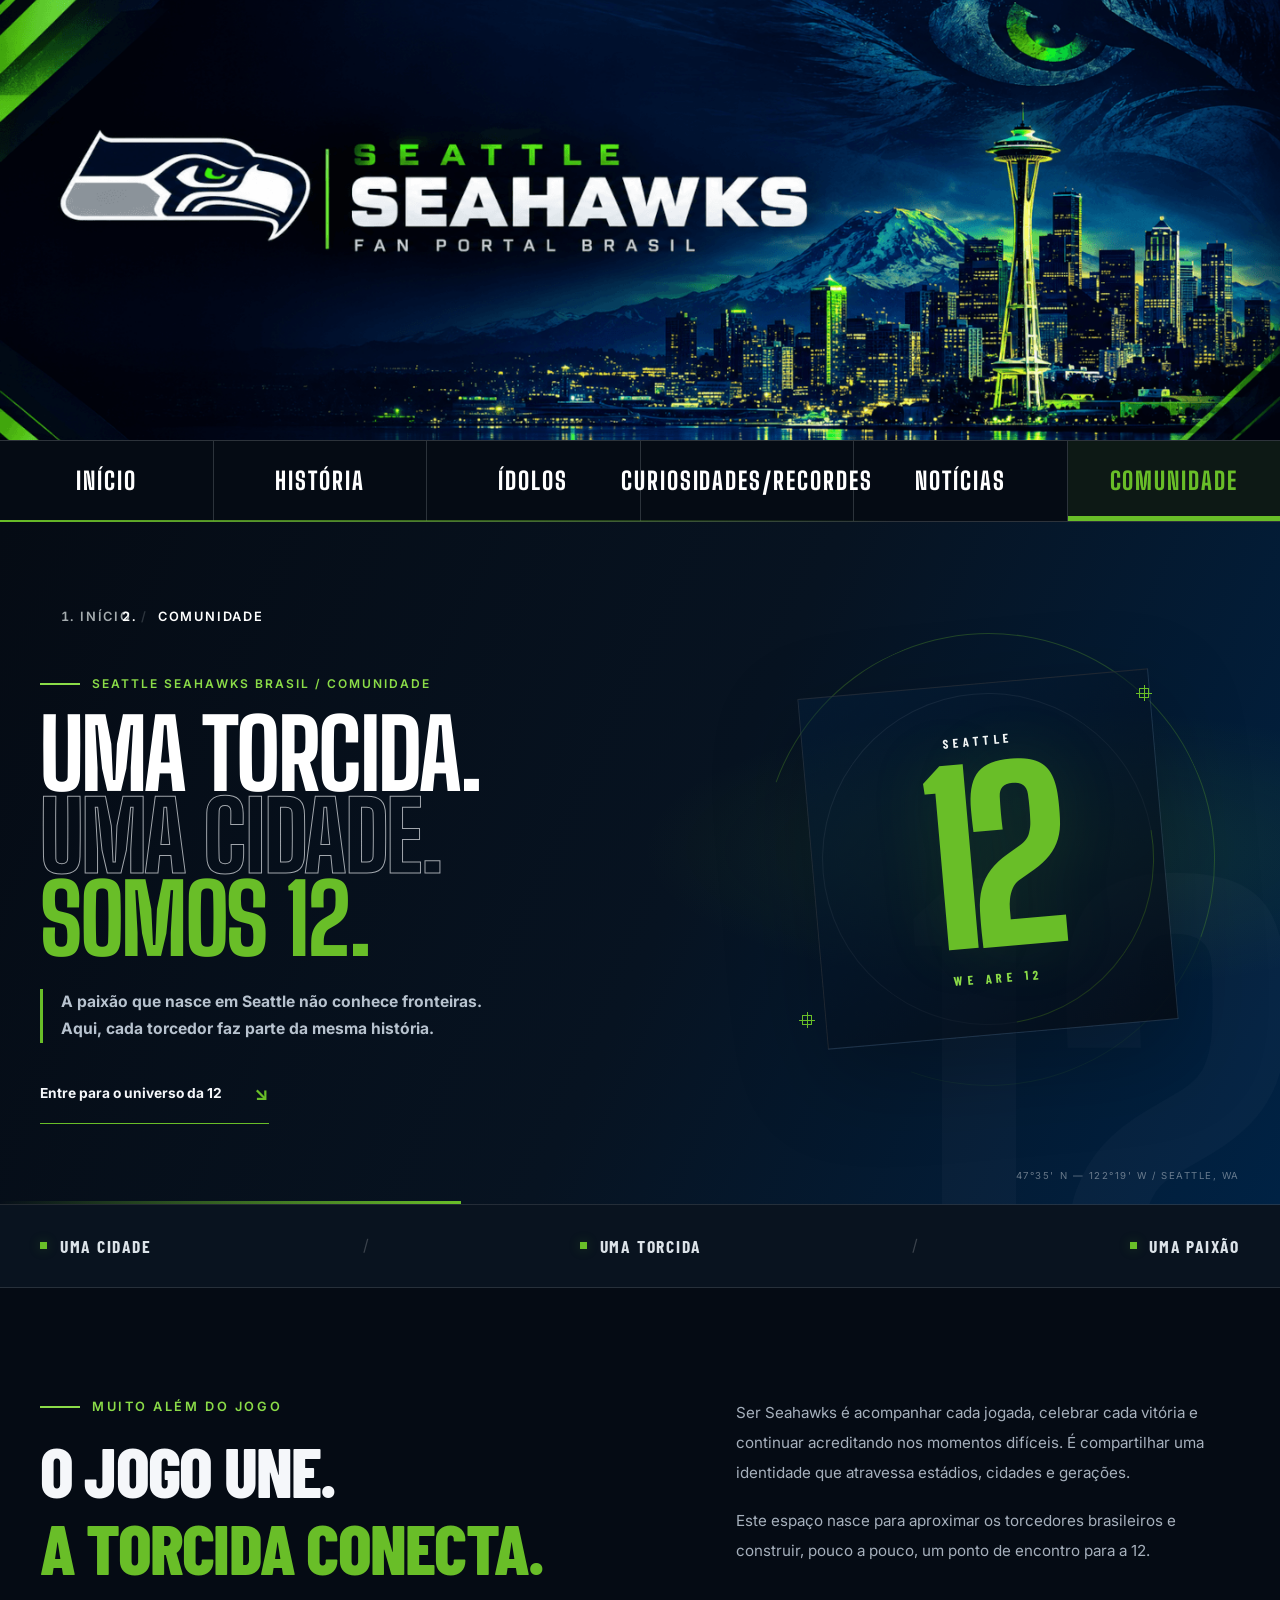
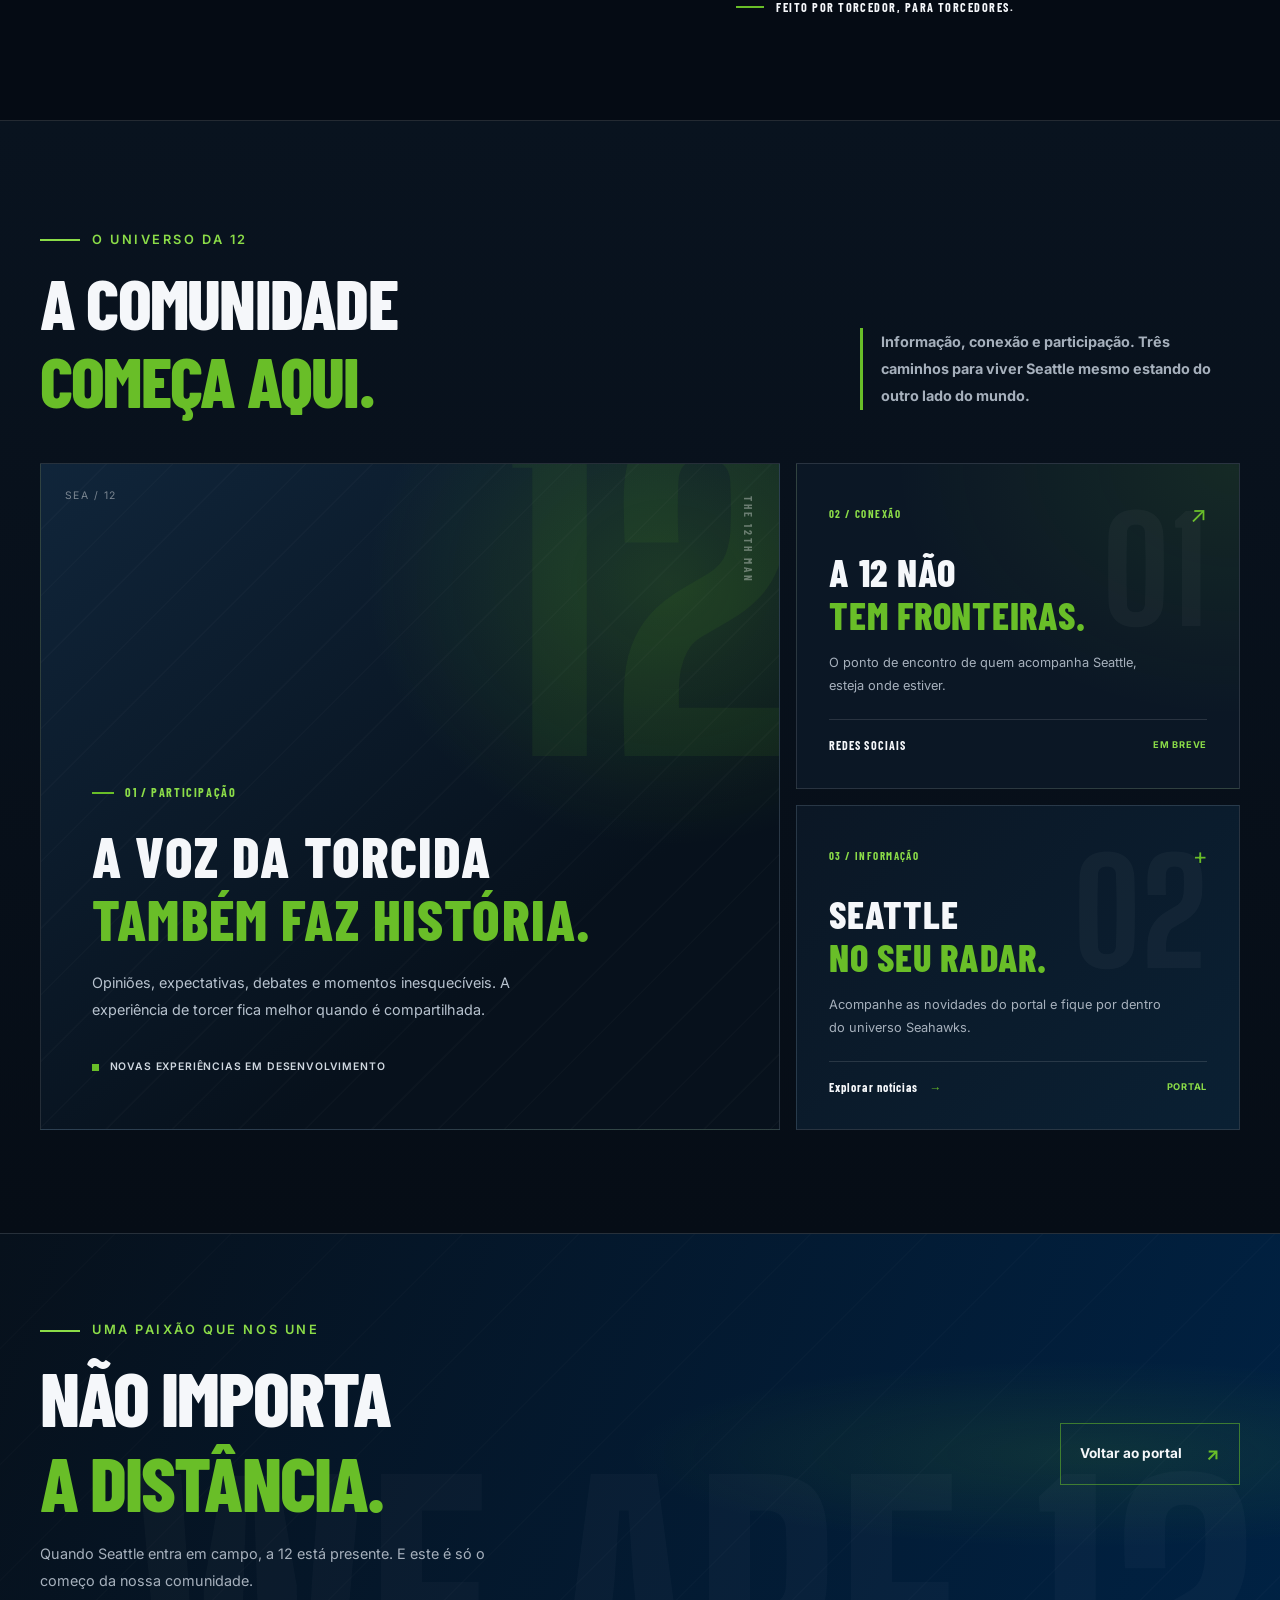
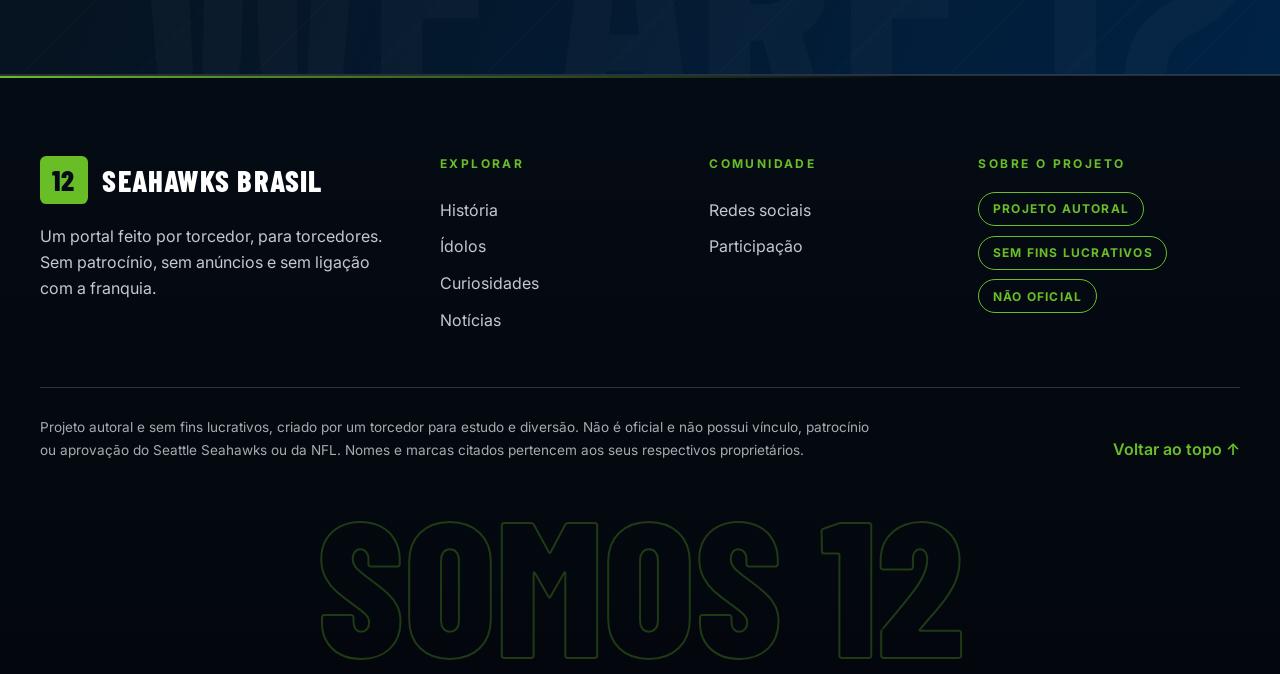
<file: portal-seahawks/comunity.html>
<!DOCTYPE html>
<html lang="pt-BR">

<head>
  <meta charset="UTF-8">
  <meta name="viewport" content="width=device-width, initial-scale=1.0">

  <title>Comunidade | Seattle Seahawks Brasil</title>
  <meta name="description"
    content="A comunidade brasileira dos Seattle Seahawks. Um espaço para compartilhar a paixão pela 12, acompanhar novidades e conectar torcedores.">
  <meta name="theme-color" content="#050b14">

  <link rel="preconnect" href="https://fonts.googleapis.com">
  <link rel="preconnect" href="https://fonts.gstatic.com" crossorigin>

  <link
    href="https://fonts.googleapis.com/css2?family=Barlow+Condensed:wght@600;700;800&family=Big+Shoulders+Display:wght@700;800&family=Inter:wght@400;500;600;700&display=swap"
    rel="stylesheet">

  <link rel="stylesheet" href="css/style.css">
  <link rel="stylesheet" href="css/header.css">
  <link rel="stylesheet" href="css/navigation.css">
  <link rel="stylesheet" href="css/pages.css">
  <link rel="stylesheet" href="css/curiosities.css">
  <link rel="stylesheet" href="css/footer.css">
  <link rel="stylesheet" href="css/responsive.css">
  <link rel="stylesheet" href="css/comunity.css">
</head>

<body>

  <a class="skip-link" href="#conteudo-principal">
    Pular para o conteúdo
  </a>


  <header class="site-header" id="inicio">

    <div class="header-hero">
      <a class="header-brand" href="index.html" aria-label="Seattle Seahawks Brasil — página inicial">
        <picture>
          <source media="(max-width: 700px)" srcset="assets/img/seahawks-hero-mobile.webp" type="image/webp">
          <img class="brand-logo" src="assets/img/seahawks-hero-full.png" alt="" width="1920" height="640"
            fetchpriority="high" decoding="async">
        </picture>
      </a>
    </div>

    <nav class="main-navigation" aria-label="Navegação principal">
      <div class="container">
        <ul class="navigation-list">
          <li><a href="index.html">Início</a></li>
          <li><a href="history.html">História</a></li>
          <li><a href="idols.html">Ídolos</a></li>
          <li><a href="curiosities.html">Curiosidades/Recordes</a></li>
          <li><a href="news.html">Notícias</a></li>
          <li>
            <a href="community.html" aria-current="page">Comunidade</a>
          </li>
        </ul>
      </div>
    </nav>

  </header>

  <main id="conteudo-principal">


    <section class="community-hero" aria-labelledby="community-title">

      <span class="community-hero__watermark" aria-hidden="true">12</span>

      <div class="container community-hero__inner">

        <div class="community-hero__copy">

          <nav class="breadcrumb" aria-label="Você está em">
            <ol>
              <li><a href="index.html">Início</a></li>
              <li aria-current="page">Comunidade</li>
            </ol>
          </nav>

          <p class="eyebrow">
            Seattle Seahawks Brasil / Comunidade
          </p>

          <h1 class="page-title community-hero__title" id="community-title">
            <span class="title-line">Uma torcida.</span>
            <span class="title-line title-line--outline">Uma cidade.</span>
            <span class="title-line title-line--accent">Somos 12.</span>
          </h1>

          <p class="page-lead community-hero__lead">
            A paixão que nasce em Seattle não conhece fronteiras.
            Aqui, cada torcedor faz parte da mesma história.
          </p>

          <a class="community-cta" href="#universo-12">
            <span>Entre para o universo da 12</span>
            <span aria-hidden="true">↘</span>
          </a>

        </div>

        <div class="community-hero__visual" aria-hidden="true">

          <div class="community-hero__orbit community-hero__orbit--outer"></div>
          <div class="community-hero__orbit community-hero__orbit--inner"></div>

          <div class="community-hero__visual-content">
            <span class="community-hero__visual-label">SEATTLE</span>
            <span class="community-hero__visual-number">12</span>
            <span class="community-hero__visual-bottom">WE ARE 12</span>
          </div>

          <span class="community-hero__cross community-hero__cross--one"></span>
          <span class="community-hero__cross community-hero__cross--two"></span>

        </div>

      </div>

      <div class="page-hero-line" aria-hidden="true"></div>

      <div class="community-hero__coordinates" aria-hidden="true">
        47°35' N — 122°19' W / SEATTLE, WA
      </div>

    </section>

    <!-- FAIXA DE IDENTIDADE -->
    <section class="community-manifesto" aria-label="Nossa identidade">
      <div class="container community-manifesto__inner">

        <p><span></span> Uma cidade</p>
        <span class="community-manifesto__separator" aria-hidden="true">/</span>
        <p><span></span> Uma torcida</p>
        <span class="community-manifesto__separator" aria-hidden="true">/</span>
        <p><span></span> Uma paixão</p>

      </div>
    </section>


    <section class="community-intro section-padding" id="universo-12" aria-labelledby="intro-title">

      <div class="container community-intro__grid">

        <div class="community-intro__heading">
          <p class="eyebrow">Muito além do jogo</p>

          <h2 id="intro-title">
            O jogo une.
            <span>A torcida conecta.</span>
          </h2>
        </div>

        <div class="community-intro__body">
          <p>
            Ser Seahawks é acompanhar cada jogada, celebrar cada vitória
            e continuar acreditando nos momentos difíceis. É compartilhar
            uma identidade que atravessa estádios, cidades e gerações.
          </p>

          <p>
            Este espaço nasce para aproximar os torcedores brasileiros
            e construir, pouco a pouco, um ponto de encontro para a 12.
          </p>

          <span class="community-intro__signature">
            <span></span> FEITO POR TORCEDOR, PARA TORCEDORES.
          </span>
        </div>

      </div>
    </section>


    <section class="community-universe section-padding" aria-labelledby="universe-title">

      <div class="container">

        <header class="section-heading community-section-heading">
          <div>
            <p class="eyebrow">O universo da 12</p>
            <h2 id="universe-title">
              A comunidade
              <span>começa aqui.</span>
            </h2>
          </div>

          <p class="section-description">
            Informação, conexão e participação. Três caminhos para
            viver Seattle mesmo estando do outro lado do mundo.
          </p>
        </header>

        <div class="community-editorial-grid">


          <article class="community-feature">

            <div class="community-feature__background" aria-hidden="true">
              <span class="community-feature__number">12</span>
              <span class="community-feature__vertical">THE 12TH MAN</span>
            </div>

            <div class="community-feature__content">

              <p class="community-label">
                <span></span> 01 / PARTICIPAÇÃO
              </p>

              <h3>
                A voz da torcida
                <span>também faz história.</span>
              </h3>

              <p>
                Opiniões, expectativas, debates e momentos inesquecíveis.
                A experiência de torcer fica melhor quando é compartilhada.
              </p>

              <span class="community-coming">
                <span></span> NOVAS EXPERIÊNCIAS EM DESENVOLVIMENTO
              </span>

            </div>

            <span class="community-feature__corner" aria-hidden="true">
              SEA / 12
            </span>

          </article>


          <article class="community-module community-module--social" id="redes">

            <div class="community-module__top">
              <span class="community-label">02 / CONEXÃO</span>
              <span class="community-module__symbol" aria-hidden="true">↗</span>
            </div>

            <div class="community-module__body">
              <p class="community-module__index" aria-hidden="true">01</p>

              <h3>
                A 12 não
                <span>tem fronteiras.</span>
              </h3>

              <p>
                O ponto de encontro de quem acompanha Seattle,
                esteja onde estiver.
              </p>
            </div>

            <div class="community-module__footer">
              <span>REDES SOCIAIS</span>
              <span class="community-module__status">EM BREVE</span>
            </div>

          </article>

          <!-- MÓDULO CONTEÚDO -->
          <article class="community-module community-module--news">

            <div class="community-module__top">
              <span class="community-label">03 / INFORMAÇÃO</span>
              <span class="community-module__symbol" aria-hidden="true">+</span>
            </div>

            <div class="community-module__body">
              <p class="community-module__index" aria-hidden="true">02</p>

              <h3>
                Seattle
                <span>no seu radar.</span>
              </h3>

              <p>
                Acompanhe as novidades do portal e fique por dentro
                do universo Seahawks.
              </p>
            </div>

            <div class="community-module__footer">
              <a href="news.html">Explorar notícias <span aria-hidden="true">→</span></a>
              <span class="community-module__status">PORTAL</span>
            </div>

          </article>

        </div>
      </div>
    </section>

    <!-- CHAMADA FINAL -->
    <section class="community-closing" aria-labelledby="closing-title">

      <div class="community-closing__pattern" aria-hidden="true"></div>

      <div class="container community-closing__inner">

        <div>
          <p class="eyebrow">Uma paixão que nos une</p>

          <h2 id="closing-title">
            Não importa
            <span>a distância.</span>
          </h2>

          <p>
            Quando Seattle entra em campo, a 12 está presente.
            E este é só o começo da nossa comunidade.
          </p>
        </div>

        <a class="community-closing__link" href="index.html">
          <span>Voltar ao portal</span>
          <span aria-hidden="true">↗</span>
        </a>

        <span class="community-closing__wordmark" aria-hidden="true">
          WE ARE 12
        </span>

      </div>

    </section>

  </main>

  <!-- FOOTER COMPARTILHADO -->
  <footer class="site-footer">

    <div class="container footer-top">

      <div class="footer-about">
        <a class="footer-brand" href="index.html">
          <span class="footer-brand-number" aria-hidden="true">12</span>
          Seahawks Brasil
        </a>

        <p class="footer-tagline">
          Um portal feito por torcedor, para torcedores. Sem
          patrocínio, sem anúncios e sem ligação com a franquia.
        </p>
      </div>

      <nav class="footer-column" aria-label="Explorar">
        <h2 class="footer-title">Explorar</h2>
        <ul class="footer-links">
          <li><a href="history.html">História</a></li>
          <li><a href="idols.html">Ídolos</a></li>
          <li><a href="curiosities.html">Curiosidades</a></li>
          <li><a href="news.html">Notícias</a></li>
        </ul>
      </nav>

      <nav class="footer-column" aria-label="Comunidade">
        <h2 class="footer-title">Comunidade</h2>
        <ul class="footer-links">
          <li><a href="#redes">Redes sociais</a></li>
          <li><a href="#universo-12">Participação</a></li>
        </ul>
      </nav>

      <div class="footer-column">
        <h2 class="footer-title">Sobre o projeto</h2>
        <ul class="footer-badges">
          <li>Projeto autoral</li>
          <li>Sem fins lucrativos</li>
          <li>Não oficial</li>
        </ul>
      </div>

    </div>

    <div class="container footer-legal-bar">
      <p class="footer-legal">
        Projeto autoral e sem fins lucrativos, criado por um torcedor
        para estudo e diversão. Não é oficial e não possui vínculo,
        patrocínio ou aprovação do Seattle Seahawks ou da NFL.
        Nomes e marcas citados pertencem aos seus respectivos proprietários.
      </p>

      <a class="back-to-top" href="#inicio">Voltar ao topo ↑</a>
    </div>

    <p class="footer-wordmark" aria-hidden="true">Somos 12</p>

  </footer>

</body>

</html>
</file>
<file: pesquisa-nfl/style.css>
* {
  margin: 0;
  padding: 0;
  box-sizing: border-box;
}

:root {
  --vermelho: #d50a0a;
  --vermelho-escuro: #a80808;
  --texto: #f5f7fa;
  --texto-suave: #d5dbe5;
  --campo: #ffffff;
  --foco: #ffd60a;
}

body {
  min-height: 100vh;
  display: flex;
  flex-direction: column;
  color: var(--texto);
  font-family: Arial, Helvetica, sans-serif;
  line-height: 1.5;
  background-color: #00152e;
  background-image: linear-gradient(
    180deg,
    #0a0a0a 0%,
    #111111 25%,
    #013369 75%,
    #00152e 100%
  );
  background-repeat: no-repeat;
}

:focus-visible {
  outline: 3px solid var(--foco);
  outline-offset: 2px;
}

main:focus {
  outline: none;
}

.sr-only {
  position: absolute;
  width: 1px;
  height: 1px;
  padding: 0;
  margin: -1px;
  overflow: hidden;
  clip: rect(0, 0, 0, 0);
  white-space: nowrap;
  border: 0;
}

.skip-link {
  position: absolute;
  top: -100px;
  left: 8px;
  z-index: 100;
  padding: 12px 16px;
  border-radius: 0 0 8px 8px;
  background: #ffffff;
  color: #111111;
  font-weight: bold;
  text-decoration: none;
}

.skip-link:focus {
  top: 0;
}

.header-top {
  display: flex;
  align-items: center;
  gap: 16px;
  padding: 16px;
}

.logo-nfl {
  width: 110px;
  max-width: 100%;
  height: auto;
  flex-shrink: 0;
}

.header-top h1 {
  flex: 1;
  text-align: center;
  font-size: clamp(1.5rem, 7vw, 4rem);
  text-transform: uppercase;
  letter-spacing: 2px;
  color: white;
  text-shadow: 4px 0 8px rgba(255, 255, 255, 0.2);
}

.menu-itens {
  list-style: none;
  display: flex;
  border-top: 1px solid rgba(255, 255, 255, 0.2);
  border-bottom: 1px solid rgba(255, 255, 255, 0.2);
}

.menu-itens li {
  flex: 1;
}

.menu-itens a {
  display: flex;
  align-items: center;
  justify-content: center;
  min-height: 44px;
  padding: 12px 4px;
  text-align: center;
  color: white;
  text-decoration: none;
  font-weight: bold;
  font-size: 0.8rem;
  transition:
    color 0.3s,
    background-color 0.3s;
}

.menu-itens a:hover,
.menu-itens a:focus-visible {
  color: #ff6b6b;
  background: rgba(255, 255, 255, 0.08);
}

main {
  flex: 1;
  padding: 24px 16px;
}

.form-container {
  max-width: 640px;
  margin: 0 auto;
  padding: 20px;
  background: rgba(0, 0, 0, 0.45);
  border: 1px solid rgba(255, 255, 255, 0.15);
  border-radius: 12px;
}

.aviso-obrigatorio {
  margin-bottom: 16px;
  font-size: 0.9rem;
  color: var(--texto-suave);
}

.form-grid {
  display: grid;
  grid-template-columns: 1fr;
  gap: 24px;
}

.coluna {
  display: flex;
  flex-direction: column;
  gap: 24px;
}

fieldset {
  display: flex;
  flex-direction: column;
  gap: 6px;
  padding: 16px;
  border: 1px solid rgba(255, 255, 255, 0.3);
  border-radius: 8px;
}

legend {
  padding: 0 8px;
  font-weight: bold;
  font-size: 1.1rem;
}

label {
  font-weight: bold;
  margin-top: 8px;
}

.dica {
  font-size: 0.875rem;
  color: var(--texto-suave);
}

input,
select {
  width: 100%;
  padding: 12px;
  border: 2px solid transparent;
  border-radius: 8px;
  background: var(--campo);
  color: #111111;
  font-size: 1rem;
}

::placeholder {
  color: #5c5c5c;
  opacity: 1;
}

input:focus,
select:focus {
  border-color: var(--vermelho);
}

input[type="file"] {
  background: transparent;
  color: var(--texto);
  padding: 8px 0;
}

/* Radios e checkbox: tamanho próprio e área de toque confortável */
input[type="radio"],
input[type="checkbox"] {
  width: 1.25rem;
  height: 1.25rem;
  padding: 0;
  flex-shrink: 0;
  accent-color: var(--vermelho);
}

.grupo {
  border: none;
  padding: 0;
  margin-top: 4px;
}

.grupo legend {
  padding: 0;
  font-size: 1rem;
}

.opcoes {
  display: flex;
  flex-wrap: wrap;
  gap: 0 20px;
}

.opcoes label {
  display: flex;
  align-items: center;
  gap: 8px;
  min-height: 44px;
  margin-top: 0;
  font-weight: normal;
}

.destaque,
.termLgpd {
  padding: 24px 16px;
  border: 2px solid var(--vermelho);
  background: rgba(213, 10, 10, 0.08);
}

.destaque legend {
  font-size: 1.3rem;
  color: white;
}

.destaque label {
  font-size: 1.1rem;
}

.destaque input {
  padding: 16px;
  font-size: 1.15rem;
}

.termLgpd {
  margin-top: 24px;
}

.termLgpd legend {
  font-size: 1.3rem;
  color: white;
}

.check {
  display: flex;
  align-items: center;
  gap: 12px;
  min-height: 44px;
}

.check label {
  margin-top: 0;
  font-size: 1.1rem;
  color: white;
}

.acoes {
  display: flex;
  flex-direction: column;
  align-items: center;
  gap: 20px;
  margin-top: 28px;
}

button {
  display: block;
  width: 100%;
  max-width: 240px;
  min-height: 44px;
  padding: 10px 16px;
  border: 2px solid var(--vermelho);
  border-radius: 8px;
  background: var(--vermelho);
  color: white;
  font-size: 0.9rem;
  font-weight: bold;
  text-transform: uppercase;
  cursor: pointer;
  transition: background-color 0.3s;
}

button:hover {
  background: var(--vermelho-escuro);
  border-color: var(--vermelho-escuro);
}

button.secundario {
  background: transparent;
  border-color: var(--texto);
  color: var(--texto);
}

button.secundario:hover {
  background: rgba(255, 255, 255, 0.12);
}

footer {
  padding: 20px 16px;
  text-align: center;
  border-top: 1px solid rgba(255, 255, 255, 0.2);
}

footer p {
  font-size: 0.95rem;
}

@media (min-width: 768px) {
  .header-top {
    padding: 24px 40px;
    gap: 40px;
  }

  .logo-nfl {
    width: 250px;
  }

  .menu-itens a {
    padding: 14px 8px;
    font-size: 1rem;
  }

  .form-container {
    max-width: 1100px;
    padding: 32px;
  }

  .form-grid {
    grid-template-columns: 1fr 1fr;
    align-items: start;
    gap: 32px;
  }

  .termLgpd {
    display: flex;
    align-items: center;
  }

  .acoes button {
    max-width: 200px;
  }
}

@media (prefers-reduced-motion: reduce) {
  * {
    transition: none !important;
    scroll-behavior: auto !important;
  }
}
</file>
<file: portal-49ers/css/style.css>
/* =========================================================
   FAITHFUL BRASIL — HOME PAGE
   Organização: tokens, base, header/hero, navegação, conteúdo,
   cards, comunidade, rodapé e media queries.
========================================================= */

:root {
  color-scheme: dark;
  --color-bg: #08090d;
  --color-bg-soft: #0d0e13;
  --color-panel: #111218;
  --color-panel-raised: #171820;
  --color-red: #aa0000;
  --color-red-deep: #650b18;
  --color-red-bright: #d21f32;
  --color-gold: #c7a96b;
  --color-gold-bright: #edd39a;
  --color-white: #f7f4ee;
  --color-muted: #b9b8bd;
  --color-border: rgba(237, 211, 154, 0.18);
  --font-body: "Inter", "Segoe UI", sans-serif;
  --font-display: "Barlow Condensed", Impact, sans-serif;
  --container-width: 1240px;
  --page-gutter: clamp(1.1rem, 4.1vw, 4.5rem);
  --radius-sm: 8px;
  --radius-md: 14px;
  --radius-lg: 22px;
  --ease-out: cubic-bezier(0.2, 0.75, 0.25, 1);
  --shadow-card: 0 24px 55px rgba(0, 0, 0, 0.25);
}

*,
*::before,
*::after {
  box-sizing: border-box;
}

html {
  scroll-behavior: smooth;
  scroll-padding-top: 1.5rem;
  background: var(--color-bg);
}

body {
  min-width: 320px;
  margin: 0;
  background:
    radial-gradient(ellipse at 8% 31%, rgba(108, 0, 20, 0.11), transparent 36rem),
    var(--color-bg);
  color: var(--color-white);
  font-family: var(--font-body);
  font-size: 1rem;
  line-height: 1.7;
  -webkit-font-smoothing: antialiased;
  text-rendering: optimizeLegibility;
}

img,
svg {
  display: block;
  max-width: 100%;
}

img {
  height: auto;
}

a {
  color: inherit;
}

button,
a {
  -webkit-tap-highlight-color: transparent;
}

a:focus-visible,
button:focus-visible {
  outline: 3px solid var(--color-gold-bright);
  outline-offset: 4px;
  border-radius: 4px;
}

::selection {
  color: var(--color-bg);
  background: var(--color-gold-bright);
}

.skip-link {
  position: fixed;
  z-index: 1000;
  top: 0.8rem;
  left: 0.8rem;
  transform: translateY(-160%);
  padding: 0.75rem 1rem;
  border-radius: var(--radius-sm);
  background: var(--color-gold-bright);
  color: #160d08;
  font-weight: 800;
  text-decoration: none;
  transition: transform 180ms ease;
}

.skip-link:focus {
  transform: translateY(0);
}

.page-container {
  width: min(var(--container-width), calc(100% - (var(--page-gutter) * 2)));
  margin-inline: auto;
}

.section-space {
  padding-block: clamp(4.7rem, 8vw, 7.7rem);
}

/* Header + brand */
.site-header {
  position: relative;
  isolation: isolate;
  overflow: clip;
  background: #07080b;
}

.topbar {
  position: relative;
  z-index: 5;
  border-bottom: 1px solid rgba(255, 255, 255, 0.075);
  background: rgba(8, 9, 13, 0.96);
}

.topbar__inner {
  display: flex;
  min-height: 90px;
  align-items: center;
  justify-content: space-between;
  gap: 1.5rem;
  width: min(1500px, calc(100% - (var(--page-gutter) * 1.25)));
  margin-inline: auto;
}

.brand {
  display: inline-flex;
  align-items: center;
  gap: 0.9rem;
  min-width: 0;
  text-decoration: none;
}

.brand__mark {
  display: grid;
  position: relative;
  flex: 0 0 51px;
  width: 51px;
  aspect-ratio: 1;
  place-items: center;
  border: 1px solid var(--color-gold);
  border-radius: 50%;
  background:
    linear-gradient(140deg, rgba(170, 0, 0, 0.72), rgba(71, 4, 16, 0.94)),
    var(--color-red-deep);
  box-shadow: inset 0 0 0 4px rgba(199, 169, 107, 0.08), 0 0 23px rgba(170, 0, 0, 0.17);
  color: var(--color-gold-bright);
  font-family: var(--font-display);
  font-size: 1.65rem;
  font-weight: 800;
  letter-spacing: -0.09em;
  line-height: 1;
  padding-right: 0.12em;
}

.brand__wording {
  display: grid;
  gap: 0.1rem;
  min-width: 0;
}

.brand__name {
  color: var(--color-white);
  font-family: var(--font-display);
  font-size: clamp(1.7rem, 2.6vw, 2.15rem);
  font-weight: 800;
  letter-spacing: 0.035em;
  line-height: 0.95;
  white-space: nowrap;
}

.brand__name > span {
  color: var(--color-gold);
}

.brand__descriptor {
  color: #a4a0a0;
  font-size: 0.59rem;
  font-weight: 700;
  letter-spacing: 0.14em;
  line-height: 1.5;
}

.topbar__signature {
  display: flex;
  align-items: center;
  gap: 0.65rem;
  color: #bbb7b2;
  font-size: 0.67rem;
  font-weight: 700;
  letter-spacing: 0.16em;
  text-align: right;
}

.signature-dot {
  width: 7px;
  height: 7px;
  flex: 0 0 7px;
  border-radius: 50%;
  background: var(--color-gold);
  box-shadow: 0 0 13px rgba(237, 211, 154, 0.7);
}

/* Hero */
.hero {
  position: relative;
  display: grid;
  min-height: clamp(640px, 60vw, 850px);
  align-items: center;
  isolation: isolate;
  overflow: hidden;
  background:
    radial-gradient(ellipse at 81% 47%, rgba(179, 20, 38, 0.25), transparent 35%),
    linear-gradient(110deg, #08090d 5%, #15090e 53%, #2b0b11 100%);
}

.hero__media,
.hero__veil,
.hero__grain {
  position: absolute;
  z-index: -1;
  inset: 0;
  pointer-events: none;
}

.hero__media img {
  width: 100%;
  height: 100%;
  object-fit: cover;
  object-position: center right;
  opacity: 0.88;
}

.hero__veil {
  z-index: 0;
  background:
    linear-gradient(90deg, rgba(7, 8, 11, 0.98) 0%, rgba(7, 8, 11, 0.91) 31%, rgba(7, 8, 11, 0.53) 56%, rgba(7, 8, 11, 0.12) 100%),
    linear-gradient(0deg, rgba(7, 8, 11, 0.83) 0%, transparent 23%, transparent 82%, rgba(7, 8, 11, 0.13) 100%);
}

.hero__grain {
  z-index: 1;
  opacity: 0.14;
  background-image: url("data:image/svg+xml,%3Csvg viewBox='0 0 180 180' xmlns='http://www.w3.org/2000/svg'%3E%3Cfilter id='n'%3E%3CfeTurbulence type='fractalNoise' baseFrequency='.88' numOctaves='3' stitchTiles='stitch'/%3E%3C/filter%3E%3Crect width='100%25' height='100%25' filter='url(%23n)' opacity='.28'/%3E%3C/svg%3E");
  mix-blend-mode: soft-light;
}

.hero__content {
  position: relative;
  z-index: 2;
  padding-block: 5.6rem 7.5rem;
  animation: rise-in 850ms var(--ease-out) both;
}

.eyebrow {
  display: flex;
  align-items: center;
  gap: 0.75rem;
  margin: 0 0 1.2rem;
  color: var(--color-gold);
  font-size: 0.68rem;
  font-weight: 800;
  letter-spacing: 0.19em;
  line-height: 1.5;
  text-transform: uppercase;
}

.eyebrow__line {
  display: inline-block;
  width: 31px;
  height: 1px;
  flex: 0 0 31px;
  background: var(--color-gold);
  box-shadow: 0 0 9px rgba(237, 211, 154, 0.38);
}

.hero h1 {
  max-width: 790px;
  margin: 0;
  font-family: var(--font-display);
  font-size: clamp(4.2rem, 8.4vw, 8.1rem);
  font-weight: 800;
  letter-spacing: -0.025em;
  line-height: 0.87;
  text-transform: uppercase;
  text-wrap: balance;
}

.hero h1 span {
  color: var(--color-gold-bright);
  text-shadow: 0 0 30px rgba(199, 169, 107, 0.1);
}

.hero__lead {
  max-width: 560px;
  margin: 1.8rem 0 0;
  color: #d0ccd0;
  font-size: clamp(1rem, 1.3vw, 1.13rem);
  line-height: 1.85;
  text-wrap: pretty;
}

.hero__actions {
  display: flex;
  flex-wrap: wrap;
  align-items: center;
  gap: 0.85rem;
  margin-top: 2rem;
}

.button {
  display: inline-flex;
  min-height: 52px;
  align-items: center;
  justify-content: center;
  gap: 0.85rem;
  padding: 0.9rem 1.2rem;
  border: 1px solid transparent;
  border-radius: 5px;
  cursor: pointer;
  font-family: var(--font-body);
  font-size: 0.81rem;
  font-weight: 800;
  letter-spacing: 0.015em;
  line-height: 1.35;
  text-align: center;
  text-decoration: none;
  transition: transform 220ms var(--ease-out), background-color 220ms ease, border-color 220ms ease, color 220ms ease, box-shadow 220ms ease;
}

.button svg {
  flex: 0 0 auto;
  transition: transform 220ms var(--ease-out);
}

.button:hover {
  transform: translateY(-3px);
}

.button:hover svg {
  transform: translateX(3px);
}

.button--gold {
  border-color: var(--color-gold-bright);
  background: linear-gradient(115deg, #e2c78c, #b99755);
  box-shadow: 0 9px 28px rgba(199, 169, 107, 0.16);
  color: #17100a;
}

.button--gold:hover {
  border-color: #fff0c9;
  background: linear-gradient(115deg, #f1dca7, #cfad67);
  box-shadow: 0 13px 34px rgba(199, 169, 107, 0.26);
}

.button--ghost {
  border-color: rgba(247, 244, 238, 0.3);
  background: rgba(13, 14, 19, 0.36);
  color: var(--color-white);
  backdrop-filter: blur(10px);
}

.button--ghost:hover {
  border-color: var(--color-gold);
  background: rgba(170, 0, 0, 0.22);
  color: var(--color-gold-bright);
}

.hero__signature {
  display: flex;
  flex-wrap: wrap;
  align-items: center;
  gap: 0.9rem;
  margin-top: 3rem;
  color: #b9b3b2;
  font-size: 0.61rem;
  font-weight: 800;
  letter-spacing: 0.15em;
}

.hero__signature i {
  display: block;
  width: 4px;
  height: 4px;
  border-radius: 50%;
  background: var(--color-red-bright);
  box-shadow: 0 0 8px rgba(210, 31, 50, 0.65);
}

.hero__scroll {
  position: absolute;
  z-index: 3;
  right: var(--page-gutter);
  bottom: 2rem;
  display: inline-flex;
  align-items: center;
  gap: 0.65rem;
  color: rgba(247, 244, 238, 0.76);
  font-size: 0.58rem;
  font-weight: 800;
  letter-spacing: 0.14em;
  text-decoration: none;
  transition: color 180ms ease;
}

.hero__scroll:hover {
  color: var(--color-gold-bright);
}

.hero__index {
  position: absolute;
  z-index: 2;
  bottom: 2rem;
  left: var(--page-gutter);
  color: var(--color-gold-bright);
  font-family: var(--font-display);
  font-size: 1.1rem;
  font-weight: 700;
  letter-spacing: 0.12em;
}

.hero__index span {
  margin-inline: 0.4rem;
  color: rgba(247, 244, 238, 0.4);
}

@keyframes rise-in {
  from { opacity: 0; transform: translateY(18px); }
  to { opacity: 1; transform: translateY(0); }
}

/* Quick navigation: equal-width items on wide screens */
.quick-nav {
  position: relative;
  z-index: 4;
  display: grid;
  grid-template-columns: repeat(5, minmax(0, 1fr));
  border-top: 1px solid rgba(199, 169, 107, 0.45);
  border-bottom: 1px solid rgba(255, 255, 255, 0.08);
  background: linear-gradient(180deg, #121218 0%, #0c0d12 100%);
}

.quick-nav__item {
  position: relative;
  display: grid;
  min-width: 0;
  min-height: 91px;
  grid-template-columns: auto minmax(0, 1fr) auto;
  align-items: center;
  gap: clamp(0.45rem, 1.15vw, 1rem);
  padding: 1rem clamp(0.7rem, 1.65vw, 1.7rem);
  border-right: 1px solid rgba(255, 255, 255, 0.075);
  color: var(--color-white);
  text-decoration: none;
  transition: background 240ms ease, color 240ms ease;
}

.quick-nav__item:last-child {
  border-right: 0;
}

.quick-nav__item::before {
  position: absolute;
  inset: auto 0 0;
  height: 2px;
  background: linear-gradient(90deg, var(--color-red-bright), var(--color-gold-bright));
  content: "";
  transform: scaleX(0);
  transform-origin: left;
  transition: transform 260ms var(--ease-out);
}

.quick-nav__item:hover,
.quick-nav__item:focus-visible {
  background: linear-gradient(180deg, rgba(170, 0, 0, 0.18), rgba(199, 169, 107, 0.035));
  color: var(--color-gold-bright);
}

.quick-nav__item:hover::before,
.quick-nav__item:focus-visible::before {
  transform: scaleX(1);
}

.quick-nav__number {
  align-self: start;
  padding-top: 0.18rem;
  color: var(--color-gold);
  font-size: 0.6rem;
  font-weight: 800;
  letter-spacing: 0.12em;
}

.quick-nav__label {
  font-size: clamp(0.74rem, 1.05vw, 0.88rem);
  font-weight: 700;
  line-height: 1.35;
  overflow-wrap: anywhere;
}

.quick-nav__arrow {
  align-self: start;
  color: #77747a;
  font-size: 1.1rem;
  transition: color 220ms ease, transform 220ms var(--ease-out);
}

.quick-nav__item:hover .quick-nav__arrow {
  color: var(--color-gold-bright);
  transform: translate(2px, -2px);
}

/* Shared section typography */
.intro-section {
  position: relative;
  background:
    radial-gradient(ellipse at 84% 0%, rgba(170, 0, 0, 0.12), transparent 31rem),
    var(--color-bg);
}

.section-heading--split {
  display: grid;
  grid-template-columns: minmax(0, 1.05fr) minmax(280px, 0.75fr);
  align-items: end;
  gap: clamp(2rem, 6vw, 6rem);
}

.section-heading h2,
.closing-panel h2 {
  margin: 0;
  font-family: var(--font-display);
  font-size: clamp(3.4rem, 6.1vw, 5.8rem);
  font-weight: 800;
  letter-spacing: -0.025em;
  line-height: 0.91;
  text-transform: uppercase;
  text-wrap: balance;
}

.section-heading h2 span,
.closing-panel h2 span {
  color: var(--color-gold);
}

.section-heading__copy {
  max-width: 500px;
  margin: 0 0 0.15rem;
  color: var(--color-muted);
  font-size: 0.96rem;
  line-height: 1.95;
}

.legacy-strip {
  display: grid;
  grid-template-columns: repeat(3, minmax(0, 1fr));
  gap: 1px;
  margin-top: clamp(3.2rem, 6vw, 5.5rem);
  border: 1px solid rgba(199, 169, 107, 0.17);
  background: rgba(199, 169, 107, 0.17);
}

.legacy-stat {
  position: relative;
  display: flex;
  min-height: 155px;
  flex-direction: column;
  justify-content: center;
  gap: 0.25rem;
  padding: 1.5rem clamp(1.15rem, 3vw, 2.7rem);
  background: linear-gradient(130deg, #111218, #0b0c11);
}

.legacy-stat::before {
  position: absolute;
  top: 0;
  left: 0;
  width: 32px;
  height: 2px;
  background: var(--color-red-bright);
  content: "";
}

.legacy-stat__value {
  color: var(--color-gold-bright);
  font-family: var(--font-display);
  font-size: clamp(2.8rem, 5vw, 4.5rem);
  font-weight: 800;
  letter-spacing: -0.02em;
  line-height: 1;
}

.legacy-stat__label {
  color: #bdb9bb;
  font-size: 0.78rem;
  line-height: 1.55;
}

.legacy-stat--phrase .legacy-stat__value {
  font-size: clamp(2.6rem, 4.2vw, 3.6rem);
  letter-spacing: 0.015em;
}

/* Explore cards */
.explore-section {
  position: relative;
  overflow: hidden;
  border-top: 1px solid rgba(255, 255, 255, 0.045);
  background:
    radial-gradient(ellipse at 50% 0%, rgba(91, 9, 20, 0.2), transparent 42rem),
    linear-gradient(180deg, #0d0e13, #090a0e 80%);
}

.section-heading:not(.section-heading--split) {
  max-width: 790px;
  margin-bottom: 2.7rem;
}

.section-heading__intro {
  max-width: 650px;
  margin: 1.2rem 0 0;
  color: var(--color-muted);
  font-size: 0.95rem;
  line-height: 1.85;
}

.feature-grid {
  display: grid;
  grid-template-columns: repeat(3, minmax(0, 1fr));
  gap: 1rem;
}

.feature-card {
  position: relative;
  display: flex;
  min-height: 430px;
  flex-direction: column;
  justify-content: space-between;
  isolation: isolate;
  overflow: hidden;
  padding: clamp(1.3rem, 2.5vw, 2rem);
  border: 1px solid rgba(255, 255, 255, 0.09);
  border-radius: var(--radius-md);
  background: linear-gradient(155deg, rgba(35, 20, 25, 0.9), rgba(15, 16, 22, 0.98) 65%);
  box-shadow: var(--shadow-card);
  transition: transform 300ms var(--ease-out), border-color 300ms ease, box-shadow 300ms ease;
}

.feature-card::before {
  position: absolute;
  z-index: -1;
  inset: 0;
  background: radial-gradient(ellipse at 100% 0%, rgba(199, 169, 107, 0.14), transparent 50%);
  content: "";
  opacity: 0.8;
  transition: opacity 300ms ease;
}

.feature-card::after {
  position: absolute;
  z-index: -1;
  inset: auto 0 0;
  height: 4px;
  background: linear-gradient(90deg, var(--color-red), var(--color-gold));
  content: "";
  transform: scaleX(0.16);
  transform-origin: left;
  transition: transform 300ms var(--ease-out);
}

.feature-card:hover {
  transform: translateY(-7px);
  border-color: rgba(237, 211, 154, 0.42);
  box-shadow: 0 32px 65px rgba(0, 0, 0, 0.38), 0 0 32px rgba(170, 0, 0, 0.07);
}

.feature-card:hover::before {
  opacity: 1;
}

.feature-card:hover::after {
  transform: scaleX(1);
}

.feature-card--history {
  background-image: linear-gradient(150deg, rgba(89, 8, 24, 0.8), rgba(15, 16, 22, 0.96) 67%);
}

.feature-card--records {
  background-image: linear-gradient(150deg, rgba(83, 59, 20, 0.47), rgba(15, 16, 22, 0.98) 67%);
}

.feature-card--shop {
  background-image: linear-gradient(150deg, rgba(50, 23, 27, 0.8), rgba(15, 16, 22, 0.98) 67%);
}

.feature-card__topline {
  display: flex;
  align-items: center;
  justify-content: space-between;
  gap: 1rem;
  color: #b8b0ae;
  font-size: 0.61rem;
  font-weight: 800;
  letter-spacing: 0.17em;
}

.feature-card__icon {
  display: grid;
  width: 43px;
  height: 43px;
  place-items: center;
  border: 1px solid rgba(199, 169, 107, 0.36);
  border-radius: 50%;
  color: var(--color-gold-bright);
  font-size: 1.45rem;
}

.feature-card__body {
  position: relative;
  z-index: 1;
  padding-top: 3rem;
}

.feature-card__kicker {
  margin: 0 0 0.85rem;
  color: var(--color-gold);
  font-size: 0.59rem;
  font-weight: 800;
  letter-spacing: 0.12em;
  line-height: 1.65;
}

.feature-card h3 {
  margin: 0;
  font-family: var(--font-display);
  font-size: clamp(2.4rem, 3.4vw, 3.6rem);
  font-weight: 800;
  letter-spacing: -0.012em;
  line-height: 0.94;
  text-transform: uppercase;
  text-wrap: balance;
}

.feature-card__body > p:not(.feature-card__kicker) {
  max-width: 34rem;
  margin: 1rem 0 1.4rem;
  color: #c4c0c4;
  font-size: 0.85rem;
  line-height: 1.8;
}

.text-link {
  display: inline-flex;
  min-height: 44px;
  flex-wrap: wrap;
  align-items: center;
  gap: 0.6rem;
  color: var(--color-gold-bright);
  font-size: 0.78rem;
  font-weight: 800;
  line-height: 1.5;
  text-decoration: none;
}

.text-link span {
  display: inline-block;
  font-size: 1.1rem;
  transition: transform 220ms var(--ease-out);
}

.text-link:hover span {
  transform: translateX(5px);
}

.feature-card__ghost {
  position: absolute;
  z-index: -1;
  right: -0.05em;
  bottom: 0.14em;
  color: rgba(237, 211, 154, 0.045);
  font-family: var(--font-display);
  font-size: clamp(7rem, 12vw, 11rem);
  font-weight: 900;
  letter-spacing: -0.08em;
  line-height: 0.8;
  pointer-events: none;
  user-select: none;
}

/* Community statement */
.faithful-section {
  position: relative;
  isolation: isolate;
  overflow: hidden;
  border-block: 1px solid rgba(199, 169, 107, 0.22);
  background: linear-gradient(108deg, #590a18 0%, #280b12 48%, #100d12 100%);
}

.faithful-section__backdrop {
  position: absolute;
  z-index: -1;
  inset: 0;
  background:
    linear-gradient(90deg, rgba(8, 9, 13, 0.14), rgba(8, 9, 13, 0.5) 72%, rgba(8, 9, 13, 0.8)),
    repeating-linear-gradient(132deg, transparent 0 62px, rgba(237, 211, 154, 0.035) 63px 64px, transparent 65px 126px),
    radial-gradient(ellipse at 82% 42%, rgba(199, 169, 107, 0.16), transparent 29rem);
}

.faithful-section__inner {
  display: grid;
  min-height: 560px;
  grid-template-columns: minmax(0, 1fr) minmax(260px, 0.72fr);
  align-items: center;
  gap: 2rem;
  padding-block: clamp(4.5rem, 8vw, 7.5rem);
}

.faithful-section__content {
  position: relative;
  z-index: 2;
  max-width: 640px;
}

.faithful-section h2 {
  margin: 0;
  font-family: var(--font-display);
  font-size: clamp(4rem, 7vw, 6.7rem);
  font-weight: 800;
  letter-spacing: -0.025em;
  line-height: 0.88;
  text-transform: uppercase;
}

.faithful-section h2 span {
  color: var(--color-gold-bright);
}

.faithful-section__content > p:not(.eyebrow) {
  max-width: 530px;
  margin: 1.45rem 0 1.7rem;
  color: #d1c6c7;
  font-size: 0.91rem;
  line-height: 1.9;
}

.faithful-mark {
  position: relative;
  display: grid;
  width: min(100%, 430px);
  aspect-ratio: 1;
  place-items: center;
  justify-self: center;
  color: var(--color-gold-bright);
  filter: drop-shadow(0 0 50px rgba(199, 169, 107, 0.09));
}

.faithful-mark__ring {
  position: absolute;
  display: block;
  border-radius: 50%;
}

.faithful-mark__ring--outer {
  inset: 5%;
  border: 1px solid rgba(237, 211, 154, 0.45);
  box-shadow: 0 0 0 12px rgba(237, 211, 154, 0.025), inset 0 0 0 12px rgba(237, 211, 154, 0.025);
}

.faithful-mark__ring--inner {
  inset: 16%;
  border: 1px dashed rgba(237, 211, 154, 0.35);
}

.faithful-mark__sf {
  margin-top: -1.1rem;
  font-family: var(--font-display);
  font-size: clamp(7rem, 13vw, 12rem);
  font-weight: 900;
  letter-spacing: -0.12em;
  line-height: 0.8;
  padding-right: 0.11em;
  text-shadow: 0 5px 30px rgba(0, 0, 0, 0.2);
}

.faithful-mark__caption {
  position: absolute;
  bottom: 18%;
  color: rgba(237, 211, 154, 0.72);
  font-size: 0.57rem;
  font-weight: 800;
  letter-spacing: 0.28em;
  line-height: 1.9;
  text-align: center;
}

/* Closing contact panel */
.closing-section {
  background:
    radial-gradient(ellipse at 90% 10%, rgba(170, 0, 0, 0.11), transparent 30rem),
    var(--color-bg);
}

.closing-panel {
  position: relative;
  display: flex;
  min-height: 300px;
  align-items: center;
  justify-content: space-between;
  gap: 2rem;
  overflow: hidden;
  padding: clamp(2rem, 5vw, 4.1rem);
  border: 1px solid rgba(199, 169, 107, 0.28);
  border-radius: var(--radius-lg);
  background: linear-gradient(112deg, rgba(39, 15, 21, 0.95), rgba(16, 16, 22, 0.98) 64%);
  box-shadow: var(--shadow-card);
}

.closing-panel::before {
  position: absolute;
  top: 0;
  left: 0;
  width: 6px;
  height: 100%;
  background: linear-gradient(180deg, var(--color-red-bright), var(--color-gold));
  content: "";
}

.closing-panel__copy {
  position: relative;
  z-index: 1;
  max-width: 740px;
}

.closing-panel h2 {
  font-size: clamp(3rem, 5vw, 4.8rem);
}

.closing-panel__copy > p:not(.eyebrow) {
  max-width: 590px;
  margin: 1rem 0 0;
  color: var(--color-muted);
  font-size: 0.9rem;
  line-height: 1.8;
}

.closing-panel__ornament {
  position: absolute;
  top: -0.45em;
  right: 21%;
  color: rgba(199, 169, 107, 0.055);
  font-size: clamp(12rem, 26vw, 22rem);
  line-height: 1;
  pointer-events: none;
  user-select: none;
}

.button--light {
  position: relative;
  z-index: 1;
  flex: 0 0 auto;
  border-color: rgba(237, 211, 154, 0.64);
  background: var(--color-gold-bright);
  color: #1a110b;
}

.button--light:hover {
  border-color: #fff3d7;
  background: #f5e2b5;
  box-shadow: 0 12px 30px rgba(199, 169, 107, 0.16);
}

/* Footer */
.site-footer {
  border-top: 1px solid rgba(255, 255, 255, 0.08);
  background: #06070a;
}

.site-footer__main {
  display: flex;
  align-items: center;
  justify-content: space-between;
  gap: 2rem;
  padding-block: 2.7rem;
}

.brand--footer .brand__mark {
  width: 44px;
  flex-basis: 44px;
  font-size: 1.45rem;
}

.brand--footer .brand__name {
  font-size: 1.7rem;
}

.site-footer__main > p {
  margin: 0;
  color: #a7a3a7;
  font-size: 0.78rem;
  line-height: 1.8;
  text-align: right;
}

.site-footer__bottom {
  display: flex;
  align-items: center;
  justify-content: space-between;
  gap: 1.5rem;
  padding-block: 1.2rem 1.5rem;
  border-top: 1px solid rgba(255, 255, 255, 0.07);
}

.site-footer__bottom p {
  margin: 0;
  color: #858187;
  font-size: 0.68rem;
  line-height: 1.7;
}

.site-footer__bottom p span {
  color: #c5c0c1;
}

.site-footer__bottom a {
  flex: 0 0 auto;
  color: var(--color-gold);
  font-size: 0.72rem;
  font-weight: 800;
  text-decoration: none;
  transition: color 180ms ease;
}

.site-footer__bottom a:hover {
  color: var(--color-gold-bright);
}

/* Responsive adaptations */
@media (max-width: 1000px) {
  .topbar__signature {
    max-width: 245px;
    font-size: 0.58rem;
    line-height: 1.5;
  }

  .hero {
    min-height: 690px;
  }

  .hero h1 {
    font-size: clamp(4.5rem, 9vw, 7rem);
  }

  .quick-nav {
    /* Seis trilhas permitem centralizar os dois últimos links sem deformar as larguras. */
    grid-template-columns: repeat(6, minmax(0, 1fr));
  }

  .quick-nav__item {
    grid-column: span 2;
  }

  .quick-nav__item:nth-child(3) {
    border-right: 0;
  }

  .quick-nav__item:nth-child(n + 4) {
    border-top: 1px solid rgba(255, 255, 255, 0.075);
  }

  .quick-nav__item:nth-child(4) {
    grid-column: 2 / 4;
  }

  .quick-nav__item:nth-child(5) {
    grid-column: 4 / 6;
  }

  .feature-grid {
    gap: 0.8rem;
  }

  .feature-card {
    min-height: 455px;
    padding: 1.25rem;
  }

  .feature-card h3 {
    font-size: clamp(2.2rem, 3.7vw, 3rem);
  }

  .faithful-section__inner {
    grid-template-columns: minmax(0, 1fr) minmax(220px, 0.68fr);
  }

  .closing-panel {
    align-items: flex-start;
    flex-direction: column;
  }
}

@media (max-width: 700px) {
  :root {
    --page-gutter: 1.2rem;
  }

  .topbar__inner {
    min-height: 78px;
    width: calc(100% - 2.4rem);
  }

  .brand {
    gap: 0.65rem;
  }

  .brand__mark {
    width: 44px;
    flex-basis: 44px;
    font-size: 1.45rem;
  }

  .brand__name {
    font-size: 1.7rem;
  }

  .brand__descriptor {
    max-width: 220px;
    font-size: 0.49rem;
    letter-spacing: 0.09em;
  }

  .topbar__signature {
    display: none;
  }

  .hero {
    min-height: 720px;
    min-height: min(780px, calc(100svh - 78px));
    align-items: start;
  }

  .hero__media img {
    object-position: 61% center;
    opacity: 0.68;
  }

  .hero__veil {
    background:
      linear-gradient(90deg, rgba(7, 8, 11, 0.88) 0%, rgba(7, 8, 11, 0.56) 65%, rgba(7, 8, 11, 0.25) 100%),
      linear-gradient(0deg, rgba(7, 8, 11, 0.9) 0%, rgba(7, 8, 11, 0.22) 48%, rgba(7, 8, 11, 0.36) 100%);
  }

  .hero__content {
    padding-block: clamp(5rem, 15vh, 7rem) 7.6rem;
  }

  .eyebrow {
    gap: 0.55rem;
    font-size: 0.61rem;
    letter-spacing: 0.13em;
  }

  .eyebrow__line {
    width: 22px;
    flex-basis: 22px;
  }

  .hero h1 {
    max-width: 620px;
    font-size: clamp(4.1rem, 15vw, 6.3rem);
    line-height: 0.86;
  }

  .hero__lead {
    max-width: 490px;
    margin-top: 1.35rem;
    font-size: 0.95rem;
    line-height: 1.75;
  }

  .hero__actions {
    align-items: stretch;
    flex-direction: column;
    max-width: 360px;
    margin-top: 1.65rem;
  }

  .button {
    width: 100%;
    min-height: 50px;
  }

  .hero__signature {
    gap: 0.55rem;
    margin-top: 1.8rem;
    font-size: 0.52rem;
    letter-spacing: 0.09em;
  }

  .hero__scroll {
    right: var(--page-gutter);
    bottom: 1.5rem;
    font-size: 0.5rem;
    letter-spacing: 0.1em;
  }

  .hero__index {
    bottom: 1.45rem;
    font-size: 0.95rem;
  }

  .quick-nav {
    grid-template-columns: repeat(2, minmax(0, 1fr));
  }

  .quick-nav__item {
    min-height: 78px;
    gap: 0.6rem;
    padding: 0.85rem 0.9rem;
  }

  .quick-nav__item:nth-child(3) {
    border-right: 1px solid rgba(255, 255, 255, 0.075);
  }

  .quick-nav__item:nth-child(2n) {
    border-right: 0;
  }

  .quick-nav__item:nth-child(3) {
    border-top: 1px solid rgba(255, 255, 255, 0.075);
  }

  .quick-nav__item:nth-child(4) {
    grid-column: auto;
  }

  .quick-nav__item:nth-child(5) {
    grid-column: 1 / -1;
    width: calc(50% - 0.35rem);
    justify-self: center;
    border-top: 1px solid rgba(255, 255, 255, 0.075);
    border-right: 0;
  }

  .quick-nav__label {
    font-size: 0.76rem;
  }

  .section-heading--split {
    grid-template-columns: 1fr;
    gap: 1.5rem;
  }

  .section-heading h2 {
    font-size: clamp(3.65rem, 12vw, 5.4rem);
  }

  .section-heading__copy {
    font-size: 0.9rem;
  }

  .legacy-strip {
    grid-template-columns: 1fr;
    margin-top: 2.6rem;
  }

  .legacy-stat {
    min-height: 118px;
    padding: 1.3rem 1.35rem;
  }

  .legacy-stat__value {
    font-size: 3.2rem;
  }

  .legacy-stat--phrase .legacy-stat__value {
    font-size: 3rem;
  }

  .feature-grid {
    grid-template-columns: 1fr;
    gap: 0.9rem;
  }

  .feature-card {
    min-height: 365px;
    padding: 1.35rem;
  }

  .feature-card__body {
    padding-top: 2.3rem;
  }

  .feature-card h3 {
    font-size: clamp(2.8rem, 10vw, 3.5rem);
  }

  .feature-card__body > p:not(.feature-card__kicker) {
    max-width: 34rem;
    font-size: 0.83rem;
  }

  .feature-card__ghost {
    font-size: 8rem;
  }

  .faithful-section__inner {
    min-height: auto;
    grid-template-columns: 1fr;
    gap: 1rem;
    padding-block: 4.7rem 3.2rem;
  }

  .faithful-section h2 {
    font-size: clamp(4rem, 13vw, 5.8rem);
  }

  .faithful-section__content > p:not(.eyebrow) {
    font-size: 0.87rem;
  }

  .faithful-mark {
    width: min(78%, 290px);
    margin-top: 0.8rem;
  }

  .faithful-mark__sf {
    font-size: 8rem;
  }

  .closing-panel {
    min-height: 0;
    padding: 2rem 1.4rem 1.65rem;
    gap: 1.8rem;
    border-radius: 14px;
  }

  .closing-panel h2 {
    font-size: clamp(3rem, 10vw, 4.2rem);
  }

  .closing-panel__copy > p:not(.eyebrow) {
    font-size: 0.85rem;
  }

  .closing-panel__ornament {
    top: auto;
    right: -0.16em;
    bottom: -0.36em;
    font-size: 12rem;
  }

  .site-footer__main {
    align-items: flex-start;
    flex-direction: column;
    gap: 1.2rem;
    padding-block: 2.3rem;
  }

  .site-footer__main > p {
    text-align: left;
  }

  .site-footer__bottom {
    align-items: flex-start;
    flex-direction: column;
    gap: 0.9rem;
  }
}

@media (max-width: 380px) {
  :root {
    --page-gutter: 1rem;
  }

  .topbar__inner {
    width: calc(100% - 2rem);
  }

  .brand__mark {
    width: 39px;
    flex-basis: 39px;
    font-size: 1.3rem;
  }

  .brand__name {
    font-size: 1.48rem;
  }

  .brand__descriptor {
    font-size: 0.43rem;
    letter-spacing: 0.065em;
  }

  .hero {
    min-height: 700px;
  }

  .hero h1 {
    font-size: clamp(3.7rem, 15.2vw, 4.3rem);
  }

  .hero__lead {
    font-size: 0.88rem;
  }

  .hero__signature {
    max-width: 265px;
    line-height: 1.7;
  }

  .hero__scroll span {
    max-width: 108px;
    line-height: 1.6;
  }

  .quick-nav__item {
    gap: 0.4rem;
    padding-inline: 0.65rem;
  }

  .quick-nav__label {
    font-size: 0.7rem;
  }

  .quick-nav__number {
    font-size: 0.54rem;
  }

  .quick-nav__arrow {
    font-size: 0.95rem;
  }

  .quick-nav__item:nth-child(5) {
    width: calc(50% - 0.2rem);
  }
}

@media (prefers-reduced-motion: reduce) {
  *,
  *::before,
  *::after {
    scroll-behavior: auto !important;
    animation-duration: 0.01ms !important;
    animation-iteration-count: 1 !important;
    transition-duration: 0.01ms !important;
  }
}

/* =========================================================
   REFINEMENT — original Gold Rush mark + interactive Torcidômetro
========================================================= */
.brand__mark {
  padding: 0;
  overflow: hidden;
  border: 1px solid rgba(237, 211, 154, 0.86);
  border-radius: 50%;
  background: radial-gradient(circle at 35% 25%, #52101b 0%, #160a0e 72%);
  box-shadow: inset 0 0 0 3px rgba(199, 169, 107, 0.08), 0 0 23px rgba(170, 0, 0, 0.17);
  font-size: 0;
  letter-spacing: 0;
}

.brand__mark img {
  width: 100%;
  height: 100%;
  padding: 5px;
  object-fit: contain;
}

.faithful-mark__symbol {
  position: relative;
  z-index: 1;
  display: block;
  width: min(66%, 275px);
  height: auto;
  margin-top: -1rem;
  filter: drop-shadow(0 8px 22px rgba(0, 0, 0, 0.25));
}

/* Hero: a little more room for the fan-first headline. */
.hero h1 {
  max-width: 860px;
}

.hero__lead {
  max-width: 590px;
}

/* Torcidômetro / Gold Rush interaction */
.dig-meter-section {
  position: relative;
  overflow: hidden;
  border-block: 1px solid rgba(199, 169, 107, 0.18);
  background:
    radial-gradient(ellipse at 12% 30%, rgba(170, 0, 0, 0.18), transparent 34rem),
    radial-gradient(ellipse at 88% 85%, rgba(199, 169, 107, 0.075), transparent 31rem),
    #090a0e;
}

.dig-meter-section::before {
  position: absolute;
  inset: 0;
  background: repeating-linear-gradient(132deg, transparent 0 80px, rgba(237, 211, 154, 0.018) 81px 82px, transparent 83px 162px);
  content: "";
  pointer-events: none;
}

.dig-meter-panel {
  position: relative;
  display: grid;
  grid-template-columns: minmax(0, 0.83fr) minmax(0, 1fr);
  align-items: center;
  gap: clamp(2rem, 5.4vw, 5rem);
  overflow: hidden;
  padding: clamp(1.35rem, 4.8vw, 4.2rem);
  border: 1px solid rgba(199, 169, 107, 0.3);
  border-radius: var(--radius-lg);
  background:
    radial-gradient(ellipse at 88% 46%, rgba(182, 18, 39, 0.14), transparent 24rem),
    linear-gradient(120deg, rgba(20, 14, 17, 0.98), rgba(10, 11, 15, 0.985) 62%);
  box-shadow: 0 30px 80px rgba(0, 0, 0, 0.3), inset 0 1px 0 rgba(255, 255, 255, 0.035);
}

.dig-meter-panel::before,
.dig-meter-panel::after {
  position: absolute;
  width: 170px;
  height: 170px;
  border: 1px solid rgba(199, 169, 107, 0.1);
  border-radius: 50%;
  content: "";
  pointer-events: none;
}

.dig-meter-panel::before {
  top: -108px;
  right: -75px;
  box-shadow: 0 0 0 16px rgba(199, 169, 107, 0.025), 0 0 0 34px rgba(199, 169, 107, 0.018);
}

.dig-meter-panel::after {
  right: 32%;
  bottom: -142px;
  width: 210px;
  height: 210px;
  border-color: rgba(170, 0, 0, 0.14);
}

.dig-meter-panel__copy,
.dig-meter__game {
  position: relative;
  z-index: 1;
  min-width: 0;
}

.dig-meter-panel__copy h2 {
  margin: 0;
  font-family: var(--font-display);
  font-size: clamp(3.5rem, 5.7vw, 5.7rem);
  font-weight: 800;
  letter-spacing: -0.025em;
  line-height: 0.91;
  text-transform: uppercase;
  text-wrap: balance;
}

.dig-meter-panel__copy h2 span {
  color: var(--color-gold-bright);
  text-shadow: 0 0 30px rgba(199, 169, 107, 0.12);
}

.dig-meter-panel__copy > p:not(.eyebrow) {
  max-width: 450px;
  margin: 1.35rem 0 0;
  color: #c5c0c4;
  font-size: 0.92rem;
  line-height: 1.9;
}

.dig-meter__legend {
  display: flex;
  align-items: flex-start;
  gap: 0.7rem;
  margin-top: 1.8rem;
  color: #d3bd8d;
  font-size: 0.72rem;
  font-weight: 700;
  line-height: 1.7;
}

.dig-meter__legend-icon {
  display: inline-grid;
  width: 27px;
  height: 27px;
  flex: 0 0 27px;
  place-items: center;
  border: 1px solid rgba(199, 169, 107, 0.44);
  border-radius: 50%;
  color: var(--color-gold-bright);
}

.dig-meter__game {
  overflow: hidden;
  padding: clamp(1rem, 2.2vw, 1.65rem);
  border: 1px solid rgba(199, 169, 107, 0.24);
  border-radius: 17px;
  background:
    radial-gradient(ellipse at 50% 55%, rgba(158, 21, 36, 0.14), transparent 57%),
    linear-gradient(145deg, rgba(8, 9, 13, 0.94), rgba(18, 13, 16, 0.98));
  box-shadow: inset 0 0 30px rgba(0, 0, 0, 0.28), 0 16px 34px rgba(0, 0, 0, 0.23);
}

.dig-meter__topline {
  display: flex;
  align-items: center;
  justify-content: space-between;
  gap: 1rem;
}

.dig-meter__label {
  color: #c6bdba;
  font-size: 0.62rem;
  font-weight: 800;
  letter-spacing: 0.16em;
}

.dig-meter__percent {
  color: var(--color-gold-bright);
  font-family: var(--font-display);
  font-size: 1.75rem;
  font-weight: 800;
  line-height: 1;
  font-variant-numeric: tabular-nums;
}

.dig-meter__scene {
  position: relative;
  display: grid;
  min-height: 195px;
  place-items: center;
  margin-block: 0.75rem 0.2rem;
  isolation: isolate;
}

.dig-meter__scene::before {
  position: absolute;
  z-index: -1;
  width: min(100%, 350px);
  height: 128px;
  border: 1px solid rgba(199, 169, 107, 0.24);
  border-radius: 50%;
  background: radial-gradient(ellipse at center, rgba(199, 169, 107, 0.08), rgba(13, 12, 13, 0.07) 53%, transparent 72%);
  box-shadow: 0 0 0 12px rgba(199, 169, 107, 0.025), inset 0 -14px 24px rgba(0, 0, 0, 0.2);
  content: "";
  transition: transform 500ms var(--ease-out), border-color 500ms ease, box-shadow 500ms ease;
}

.dig-meter__scene::after {
  position: absolute;
  z-index: -1;
  width: 90px;
  height: 90px;
  border-radius: 50%;
  background: rgba(228, 181, 87, 0.12);
  content: "";
  filter: blur(26px);
  transition: width 500ms ease, height 500ms ease, background 500ms ease;
}

.dig-meter__ore {
  position: relative;
  display: grid;
  width: 94px;
  height: 86px;
  place-items: center;
  clip-path: polygon(20% 0, 75% 3%, 100% 39%, 84% 82%, 52% 100%, 13% 81%, 0 34%);
  background: linear-gradient(135deg, #fff0b5 0%, #d8ad55 28%, #7f551f 58%, #e4bd6a 80%, #8f6329 100%);
  color: #4f1016;
  filter: drop-shadow(0 10px 22px rgba(212, 162, 64, 0.22));
  transition: opacity 420ms ease, transform 420ms var(--ease-out), filter 420ms ease;
}

.dig-meter__ore::before {
  position: absolute;
  inset: 7px;
  border: 1px solid rgba(255, 241, 190, 0.65);
  clip-path: polygon(20% 0, 75% 3%, 100% 39%, 84% 82%, 52% 100%, 13% 81%, 0 34%);
  content: "";
}

.dig-meter__ore span {
  padding-bottom: 0.12em;
  font-family: var(--font-display);
  font-size: 2.25rem;
  font-weight: 900;
  letter-spacing: -0.08em;
  text-shadow: 0 1px 0 rgba(255, 244, 206, 0.45);
}

.dig-meter__particle {
  position: absolute;
  top: 50%;
  left: 50%;
  width: 7px;
  height: 13px;
  border-radius: 2px;
  background: linear-gradient(180deg, #fff0bd, #b70e26);
  opacity: 0;
  pointer-events: none;
}

.dig-meter__progress-wrap {
  margin-top: 0.1rem;
}

.dig-meter__progress {
  position: relative;
  height: 14px;
  overflow: hidden;
  border: 1px solid rgba(199, 169, 107, 0.7);
  border-radius: 999px;
  background: #08090d;
  box-shadow: inset 0 2px 5px rgba(0, 0, 0, 0.8), 0 0 0 3px rgba(199, 169, 107, 0.04);
}

.dig-meter__progress-fill {
  display: block;
  width: 0;
  height: 100%;
  border-radius: inherit;
  background: linear-gradient(90deg, #740819 0%, #c61931 46%, #f0cf7d 100%);
  box-shadow: 0 0 16px rgba(210, 31, 50, 0.42), 0 0 20px rgba(237, 211, 154, 0.25);
  transition: width 360ms var(--ease-out);
}

.dig-meter__endpoints {
  display: flex;
  justify-content: space-between;
  gap: 1rem;
  margin-top: 0.65rem;
  color: #9d9697;
  font-size: 0.5rem;
  font-weight: 800;
  letter-spacing: 0.09em;
  line-height: 1.5;
}

.dig-meter__endpoints span:last-child {
  color: #c7a96b;
  text-align: right;
}

.dig-meter__status {
  min-height: 3.2em;
  margin: 1.05rem 0 0.75rem;
  color: #d2cdd0;
  font-size: 0.78rem;
  line-height: 1.7;
}

.dig-meter__button {
  width: 100%;
  min-height: 54px;
  gap: 0.75rem;
  border-radius: 6px;
  box-shadow: 0 8px 22px rgba(170, 0, 0, 0.19), inset 0 1px 0 rgba(255, 255, 255, 0.25);
}

.dig-meter__button-icon {
  width: 22px;
  height: 22px;
  flex: 0 0 22px;
  transition: transform 180ms ease;
}

.dig-meter__button:hover .dig-meter__button-icon {
  transform: rotate(-12deg);
}

.dig-meter__button.is-striking .dig-meter__button-icon {
  animation: pickaxe-strike 300ms ease-out;
}

.dig-meter__hint {
  margin: 0.75rem 0 0;
  color: #8e898d;
  font-size: 0.66rem;
  line-height: 1.7;
  text-align: center;
}

.dig-meter__reward {
  margin: 0.5rem 0 1rem;
  padding: 0.9rem 1rem 1rem;
  border-left: 3px solid var(--color-gold-bright);
  background: linear-gradient(90deg, rgba(199, 169, 107, 0.095), transparent 95%);
  animation: reward-rise 520ms var(--ease-out) both;
}

.dig-meter__reward-kicker {
  margin: 0 0 0.3rem;
  color: var(--color-gold);
  font-size: 0.57rem;
  font-weight: 900;
  letter-spacing: 0.16em;
}

.dig-meter__reward h3 {
  margin: 0;
  color: var(--color-white);
  font-family: var(--font-display);
  font-size: clamp(2rem, 3.1vw, 2.75rem);
  font-weight: 800;
  line-height: 0.98;
  text-transform: uppercase;
}

.dig-meter__reward h3 span {
  color: var(--color-gold-bright);
}

.dig-meter__reward > p:last-child {
  margin: 0.55rem 0 0;
  color: #c9c2c3;
  font-size: 0.72rem;
  line-height: 1.75;
}

.dig-meter__game.is-complete .dig-meter__scene::before {
  transform: scale(1.13);
  border-color: rgba(255, 226, 152, 0.75);
  box-shadow: 0 0 0 12px rgba(199, 169, 107, 0.055), 0 0 55px rgba(211, 154, 50, 0.26), inset 0 -14px 24px rgba(0, 0, 0, 0.12);
}

.dig-meter__game.is-complete .dig-meter__scene::after {
  width: 260px;
  height: 200px;
  background: rgba(234, 172, 55, 0.3);
}

.dig-meter__game.is-complete .dig-meter__ore {
  transform: scale(1.38) rotate(14deg);
  opacity: 0;
  filter: drop-shadow(0 0 30px rgba(255, 220, 137, 0.9));
}

.dig-meter__game.is-complete .dig-meter__particle {
  animation: gold-burst 960ms cubic-bezier(0.16, 0.78, 0.28, 1) both;
}

.dig-meter__game.is-complete .dig-meter__particle:nth-of-type(3n) {
  width: 5px;
  height: 17px;
  background: linear-gradient(180deg, #fff4cf, #d21f32);
}

.dig-meter__game.is-complete .dig-meter__percent {
  text-shadow: 0 0 22px rgba(245, 209, 122, 0.5);
}

@keyframes gold-burst {
  0% { transform: translate(-50%, -50%) scale(0.25) rotate(0); opacity: 0; }
  14% { opacity: 1; }
  100% { transform: translate(calc(-50% + var(--dx)), calc(-50% + var(--dy))) scale(0.45) rotate(145deg); opacity: 0; }
}

@keyframes pickaxe-strike {
  0% { transform: rotate(0) translateY(0); }
  35% { transform: rotate(-28deg) translateY(-3px); }
  70% { transform: rotate(15deg) translateY(2px); }
  100% { transform: rotate(0) translateY(0); }
}

@keyframes reward-rise {
  from { opacity: 0; transform: translateY(8px); }
  to { opacity: 1; transform: translateY(0); }
}

@media (max-width: 1000px) {
  .dig-meter-panel {
    gap: 2rem;
  }

  .dig-meter-panel__copy h2 {
    font-size: clamp(3.2rem, 6vw, 4.6rem);
  }
}

@media (max-width: 760px) {
  .dig-meter-panel {
    grid-template-columns: minmax(0, 1fr);
    gap: 1.8rem;
    padding: clamp(1.2rem, 5vw, 2rem);
  }

  .dig-meter-panel__copy h2 {
    font-size: clamp(3.4rem, 12vw, 4.8rem);
  }

  .dig-meter-panel__copy > p:not(.eyebrow) {
    font-size: 0.88rem;
  }

  .dig-meter__scene {
    min-height: 175px;
  }

  .dig-meter__endpoints {
    font-size: 0.47rem;
  }

  .faithful-mark__symbol {
    width: min(65%, 230px);
    margin-top: -0.6rem;
  }
}

@media (max-width: 380px) {
  .dig-meter-panel {
    padding: 1rem;
    border-radius: 15px;
  }

  .dig-meter__game {
    padding: 0.85rem;
  }

  .dig-meter__scene {
    min-height: 155px;
  }

  .dig-meter__scene::before {
    height: 110px;
  }

  .dig-meter__endpoints {
    gap: 0.4rem;
    font-size: 0.42rem;
    letter-spacing: 0.04em;
  }

  .dig-meter__status {
    font-size: 0.73rem;
  }
}

@media (prefers-reduced-motion: reduce) {
  .dig-meter__game.is-complete .dig-meter__particle,
  .dig-meter__button.is-striking .dig-meter__button-icon,
  .dig-meter__reward {
    animation: none !important;
  }
}


/* Guardrails for narrow grids and the final celebration copy. */
.section-heading--split,
.section-heading--split > *,
.section-heading h2,
.section-heading__copy {
  min-width: 0;
}

.dig-meter__blast-text {
  position: absolute;
  z-index: 4;
  display: grid;
  gap: 0.25rem;
  justify-items: center;
  padding-inline: 0.5rem;
  color: #fff0c6;
  opacity: 0;
  pointer-events: none;
  text-align: center;
  text-shadow: 0 3px 18px rgba(0, 0, 0, 0.6), 0 0 25px rgba(235, 185, 75, 0.27);
  transform: scale(0.62);
}

.dig-meter__blast-text span {
  color: var(--color-gold-bright);
  font-size: 0.53rem;
  font-weight: 900;
  letter-spacing: 0.18em;
}

.dig-meter__blast-text strong {
  color: #fff0c6;
  font-family: var(--font-display);
  font-size: clamp(1.85rem, 4.5vw, 2.8rem);
  font-weight: 900;
  line-height: 0.9;
  text-transform: uppercase;
}

.dig-meter__blast-text small {
  color: #ebd6a7;
  font-size: 0.48rem;
  font-weight: 800;
  letter-spacing: 0.11em;
}

.dig-meter__game.is-complete .dig-meter__blast-text {
  animation: blast-copy 600ms cubic-bezier(0.15, 0.8, 0.25, 1) 90ms forwards;
}

.dig-meter__game.is-complete .dig-meter__particle {
  box-shadow: 0 0 10px rgba(255, 224, 151, 0.66);
}

.dig-meter__game.is-complete .dig-meter__particle:nth-child(2n) {
  width: 9px;
  height: 18px;
}

@keyframes blast-copy {
  0% { opacity: 0; transform: scale(0.62); }
  55% { opacity: 1; transform: scale(1.08); }
  100% { opacity: 1; transform: scale(1); }
}

@media (max-width: 380px) {
  .section-heading h2 {
    font-size: clamp(2.2rem, 10vw, 2.8rem);
    letter-spacing: -0.04em;
  }

  .site-footer .brand--footer .brand__name {
    font-size: 1.4rem;
  }

  .site-footer .brand--footer .brand__descriptor {
    font-size: 0.4rem;
    letter-spacing: 0.045em;
  }

  .dig-meter__blast-text strong {
    font-size: 1.75rem;
  }
}

@media (prefers-reduced-motion: reduce) {
  .dig-meter__game.is-complete .dig-meter__blast-text {
    animation: none !important;
    opacity: 1;
    transform: none;
  }
}
</file>
<file: portal-seahawks/css/style.css>
/* ==========================================================
   style.css — base do site (carregar PRIMEIRO)
   ========================================================== */

:root {
  /* Paleta */
  --bg: #050b14;
  --bg-soft: #081426;
  --navy: #002244;
  --green: #69be28;
  --grey: #a5acaf;
  --white: #ffffff;
  --muted: #c3c9cc;
  --line: rgba(165, 172, 175, 0.25);

  /* Tipografia */
  --font-display: "Barlow Condensed", "Arial Narrow", sans-serif;
  --font-body: "Inter", system-ui, sans-serif;

  /* Layout */
  --container: 75rem;
  --gutter: 1.5rem;
  --radius: 999px;
  --header-offset: 5rem;
}

/* Reset */
*,
*::before,
*::after {
  box-sizing: border-box;
}

html {
  scroll-behavior: smooth;
  scroll-padding-top: var(--header-offset);
  -webkit-text-size-adjust: 100%;
}

body {
  margin: 0;
  background: var(--bg);
  color: var(--white);
  font-family: var(--font-body);
  font-size: 1rem;
  line-height: 1.6;
  -webkit-font-smoothing: antialiased;
}

img {
  display: block;
  max-width: 100%;
  height: auto;
}

a {
  color: inherit;
  text-decoration: none;
}

ul {
  margin: 0;
  padding: 0;
  list-style: none;
}

p {
  margin: 0;
}

:focus-visible {
  outline: 2px solid var(--green);
  outline-offset: 3px;
}

/* Estrutura */
.container {
  width: min(100% - (var(--gutter) * 2), var(--container));
  margin-inline: auto;
}

.section-padding {
  padding-block: clamp(4rem, 8vw, 7rem);
}

/* Títulos: mesma identidade em todo o site */
h1,
h2,
h3 {
  margin: 0;
  font-family: var(--font-display);
  font-weight: 800;
  line-height: 0.95;
  text-transform: uppercase;
}

h2 {
  font-size: clamp(2.5rem, 5.5vw, 4.5rem);
}

h3 {
  font-size: 1.5rem;
  font-weight: 700;
  line-height: 1.1;
  letter-spacing: 0.02em;
}

h2 span {
  color: var(--green);
}

/* Linha de apoio acima dos títulos */
.eyebrow {
  display: inline-flex;
  align-items: center;
  gap: 0.75rem;
  margin-bottom: 1.25rem;
  color: var(--green);
  font-size: 0.8rem;
  font-weight: 600;
  line-height: 1.3;
  letter-spacing: 0.2em;
  text-transform: uppercase;
}

.eyebrow::before {
  content: "";
  flex: none;
  width: 2.5rem;
  height: 2px;
  background: currentColor;
}

.section-heading {
  display: flex;
  flex-wrap: wrap;
  align-items: flex-end;
  justify-content: space-between;
  gap: 1.5rem 3rem;
  margin-bottom: 3rem;
}

.section-heading .section-description {
  max-width: 28rem;
  padding-left: 1.1rem;
  border-left: 3px solid var(--green);
  color: var(--white);
  font-size: 1.1rem;
  font-weight: 700;
  line-height: 1.5;
}

/* Botões */
.button {
  display: inline-flex;
  align-items: center;
  gap: 0.6rem;
  padding: 0.95rem 1.6rem;
  border: 1px solid transparent;
  border-radius: var(--radius);
  font-size: 0.85rem;
  font-weight: 700;
  line-height: 1;
  letter-spacing: 0.08em;
  text-transform: uppercase;
  cursor: pointer;
  transition:
    transform 0.2s ease,
    background-color 0.2s ease,
    border-color 0.2s ease;
}

.button:hover:not(:disabled) {
  transform: translateY(-2px);
}

.button:disabled {
  opacity: 0.5;
  cursor: not-allowed;
}

.button-primary {
  background: var(--green);
  color: var(--bg);
}

.button-primary:hover:not(:disabled) {
  background: #7fd33a;
}

.button-secondary {
  border-color: rgba(165, 172, 175, 0.5);
  color: var(--white);
}

.button-secondary:hover {
  border-color: var(--green);
}

/* Link de texto */
.text-link {
  display: inline-flex;
  align-items: center;
  gap: 0.5rem;
  color: var(--green);
  font-weight: 600;
}

.text-link:hover {
  text-decoration: underline;
  text-underline-offset: 4px;
}

@media (prefers-reduced-motion: reduce) {
  html {
    scroll-behavior: auto;
  }

  *,
  *::before,
  *::after {
    transition-duration: 0.01ms !important;
    animation-duration: 0.01ms !important;
  }
}
</file>
<file: portal-seahawks/css/header.css>
.site-header {
  position: relative;
  width: 100%;
  background: #050b14;
}

.header-hero {
  width: 100%;
  overflow: hidden;

  background: linear-gradient(180deg, #050b14 0%, #002244 100%);
}

.header-brand {
  display: block;
  width: 100%;
  line-height: 0;
}

.brand-logo {
  display: block;
  width: 100%;
  height: auto;
  max-height: 440px;

  object-fit: cover;
  object-position: center;
}

.brand-logo {
  display: block;
  width: 100%;
  height: auto;
}

@media (max-width: 700px) {
  .brand-logo {
    aspect-ratio: 4 / 3;
    object-fit: cover;
    object-position: center;
  }
}
</file>
<file: portal-seahawks/css/navigation.css>
/* ==========================================================
   navigation.css — barra de navegação (depende de style.css)
   ========================================================== */

.main-navigation {
  --font-nav: "Big Shoulders Display", var(--font-display);

  position: relative;
  width: 100%;
  background: var(--bg);
  border-top: 1px solid var(--line);
  border-bottom: 1px solid var(--line);
}

/* Linha verde que conversa com o fim do hero */
.main-navigation::after {
  content: "";
  position: absolute;
  inset: auto 0 -1px;
  height: 2px;
  background: linear-gradient(90deg, var(--green), transparent 70%);
  pointer-events: none;
}

/* A barra ocupa a tela inteira, sem o limite do .container */
.main-navigation .container {
  width: 100%;
  max-width: none;
  margin: 0;
}

.navigation-list {
  display: flex;
  width: 100%;
}

/* Todos os botões com a mesma largura */
.navigation-list li {
  flex: 1 1 0;
  min-width: 0;
}

.navigation-list li + li {
  border-left: 1px solid var(--line);
}

.navigation-list a {
  position: relative;
  display: flex;
  align-items: center;
  justify-content: center;
  min-height: 5rem;
  padding: 1.25rem 0.5rem;
  color: var(--white);
  font-family: var(--font-nav);
  font-size: clamp(1.3rem, 1.9vw, 1.75rem);
  font-weight: 800;
  line-height: 1;
  letter-spacing: 0.08em;
  text-align: center;
  text-transform: uppercase;
  white-space: nowrap;
  transition:
    color 0.2s ease,
    background-color 0.25s ease,
    text-shadow 0.25s ease;
}

/* Barra verde grossa que cresce da esquerda para a direita */
.navigation-list a::after {
  content: "";
  position: absolute;
  inset: auto 0 0;
  height: 5px;
  background: var(--green);
  transform: scaleX(0);
  transform-origin: left;
  transition: transform 0.3s ease;
}

/* Hover: letras verdes, fundo aceso e barra completa */
.navigation-list a:hover {
  color: var(--green);
  background: rgba(105, 190, 40, 0.12);
  text-shadow: 0 0 22px rgba(105, 190, 40, 0.55);
}

.navigation-list a:hover::after {
  transform: scaleX(1);
}

/* Página atual */
.navigation-list a[aria-current="page"] {
  color: var(--green);
  background: rgba(105, 190, 40, 0.08);
}

.navigation-list a[aria-current="page"]::after {
  transform: scaleX(1);
}

.navigation-list a:focus-visible {
  outline: 2px solid var(--green);
  outline-offset: -4px;
}

/* ---------- Telas menores: botões do mesmo tamanho, com rolagem lateral ---------- */
@media (max-width: 1000px) {
  .navigation-list {
    overflow-x: auto;
    scrollbar-width: none;
    -webkit-mask-image: linear-gradient(90deg, #000 90%, transparent);
    mask-image: linear-gradient(90deg, #000 90%, transparent);
  }

  .navigation-list::-webkit-scrollbar {
    display: none;
  }

  .navigation-list li {
    flex: 1 0 9rem;
  }

  .navigation-list a {
    min-height: 4.25rem;
    font-size: 1.4rem;
  }
}
</file>
<file: portal-seahawks/css/hero.css>
/* ==========================================================
   hero.css — seção principal (depende de style.css)
   ========================================================== */

.hero {
  position: relative;
  isolation: isolate;
  overflow: hidden;
  padding-block: clamp(4rem, 9vw, 8rem) clamp(3.5rem, 6vw, 5.5rem);
}

.hero-background {
  position: absolute;
  inset: 0;
  z-index: -1;
  background:
    radial-gradient(60% 80% at 82% 40%, rgba(0, 34, 68, 0.95), transparent 70%),
    radial-gradient(
      45% 55% at 8% 100%,
      rgba(105, 190, 40, 0.12),
      transparent 70%
    ),
    linear-gradient(180deg, var(--bg), var(--bg-soft));
}

/* Duas colunas: texto à esquerda, capacete à direita */
.hero-content {
  display: grid;
  grid-template-columns: minmax(0, 1.1fr) minmax(0, 0.9fr);
  align-items: center;
  gap: clamp(2rem, 5vw, 4rem);
}

/* ---------- Texto ---------- */
.hero-copy {
  display: flex;
  flex-direction: column;
  align-items: flex-start;
  max-width: 40rem;
}

.hero-copy h1 {
  font-size: clamp(3.5rem, 9vw, 7.5rem);
  line-height: 0.9;
  letter-spacing: -0.01em;
  color: var(--white);
}

.title-line {
  display: block;
}

.title-line--outline {
  color: transparent;
  -webkit-text-stroke: 2px var(--white);
}

.title-line--accent {
  color: var(--green);
}

.hero-description {
  max-width: 34rem;
  margin-top: 1.75rem;
  color: var(--muted);
  font-size: clamp(1rem, 1.2vw, 1.125rem);
  line-height: 1.7;
}

.hero-actions {
  display: flex;
  flex-wrap: wrap;
  gap: 1rem;
  margin-top: 2rem;
}

.hero-caption {
  width: 100%;
  margin-top: 2.5rem;
  padding-top: 1.5rem;
  border-top: 1px solid var(--line);
  color: var(--grey);
  font-size: 0.75rem;
  font-weight: 600;
  letter-spacing: 0.2em;
  text-transform: uppercase;
}

/* ---------- Visual (12 + capacete) ---------- */
.hero-visual {
  position: relative;
  display: grid;
  place-items: center;
  min-height: clamp(18rem, 36vw, 32rem);
}

.hero-number {
  position: absolute;
  inset: 0;
  display: grid;
  place-items: center;
  color: transparent;
  font-family: var(--font-display);
  font-size: clamp(12rem, 30vw, 26rem);
  font-weight: 800;
  line-height: 0.8;
  -webkit-text-stroke: 2px rgba(105, 190, 40, 0.35);
  user-select: none;
}

.hero-helmet {
  position: relative;
  width: min(100%, 28rem);
  filter: drop-shadow(0 24px 40px rgba(0, 0, 0, 0.5));
}

.hero-visual-label {
  position: absolute;
  bottom: 0;
  right: 0;
  color: var(--grey);
  font-size: 0.75rem;
  font-weight: 600;
  letter-spacing: 0.2em;
  text-transform: uppercase;
}

/* Linha de acabamento no fim da seção */
.hero-bottom-line {
  position: absolute;
  inset: auto 0 0;
  height: 2px;
  background: linear-gradient(90deg, var(--green), transparent 70%);
}

/* ---------- Responsivo ---------- */
@media (max-width: 900px) {
  .hero-content {
    grid-template-columns: 1fr;
  }

  .hero-visual {
    min-height: 16rem;
    order: 2;
  }

  .hero-helmet {
    width: min(70%, 20rem);
  }
}

@media (max-width: 480px) {
  .hero-actions .button {
    width: 100%;
    justify-content: center;
  }
}
</file>
<file: portal-seahawks/css/cards.css>
/* =========================================
   ÁREA DE EXPLORAÇÃO
========================================= */

.explore {
  position: relative;
  padding: var(--section-space) 24px;
}

.explore .container {
  width: min(100%, var(--container-width));
}

.feature-grid {
  display: grid;
  grid-template-columns: repeat(3, minmax(0, 1fr));
  gap: 24px;
}

/* Cartão individual */

.feature-card {
  position: relative;
  display: flex;
  flex-direction: column;
  align-items: flex-start;

  min-height: 280px;
  padding: 30px;

  overflow: hidden;

  background: linear-gradient(145deg, rgb(14 27 43 / 96%), rgb(5 11 20 / 98%));

  border: 1px solid var(--border);
  border-top: 3px solid var(--seahawks-blue);
  border-radius: 6px;

  transition:
    transform 0.3s ease,
    border-color 0.3s ease,
    background 0.3s ease,
    box-shadow 0.3s ease;
}

.feature-card::before {
  content: "";

  position: absolute;
  top: 0;
  right: 0;

  width: 120px;
  height: 120px;

  background: radial-gradient(circle, rgb(105 190 40 / 12%), transparent 70%);

  pointer-events: none;
}

.feature-card:hover {
  transform: translateY(-7px);

  border-color: var(--seahawks-green);
  border-top-color: var(--seahawks-green-light);

  background: linear-gradient(145deg, #13263a, #081321);

  box-shadow: 0 18px 36px rgb(0 0 0 / 30%);
}

.feature-card h3 {
  margin-bottom: 14px;

  color: var(--text-primary);

  font-family: var(--font-heading);
  font-size: 1.8rem;
  font-weight: 800;
  line-height: 1.15;
  text-transform: uppercase;
}

.feature-card p {
  margin-bottom: 24px;

  color: var(--text-secondary);
  font-size: 0.95rem;
  line-height: 1.8;
}

.feature-card a {
  display: inline-flex;
  align-items: center;
  gap: 8px;

  margin-top: auto;

  color: var(--seahawks-green-light);
  font-weight: 800;
  text-decoration: none;

  transition:
    color 0.2s ease,
    gap 0.2s ease;
}

.feature-card a:hover {
  gap: 14px;
  color: #ffffff;
}

.feature-card a:focus-visible {
  outline: 2px solid var(--seahawks-green-light);
  outline-offset: 5px;
}
</file>
<file: portal-seahawks/css/comunity.css>
main .container {
  width: min(100% - (var(--gutter) * 2), var(--container));
  margin-inline: auto;
}

/* Superfície compartilhada (mesmo visual dos feature-cards) */
.news-card,
.shop-card,
.social-card,
.decibel-panel {
  position: relative;
  overflow: hidden;
  background: linear-gradient(
    160deg,
    rgba(0, 34, 68, 0.55),
    rgba(8, 20, 38, 0.95)
  );
  border: 1px solid var(--line);
  border-radius: 0.5rem;
  transition: border-color 0.25s ease;
}

.news-card:hover,
.shop-card:hover,
.social-card:hover {
  border-color: var(--green);
}

.news-tag {
  align-self: flex-start;
  padding: 0.35rem 0.75rem;
  border: 1px solid var(--green);
  border-radius: var(--radius);
  color: var(--green);
  font-size: 0.7rem;
  font-weight: 700;
  letter-spacing: 0.14em;
  text-transform: uppercase;
}

/* ---------- Torcidômetro ---------- */
.decibel-panel {
  padding: clamp(1.5rem, 3vw, 2.25rem);
}

.decibel-heading {
  display: flex;
  align-items: center;
  justify-content: space-between;
  gap: 1rem;
  color: var(--grey);
  font-size: 0.75rem;
  font-weight: 700;
  letter-spacing: 0.2em;
  text-transform: uppercase;
}

.decibel-status {
  padding: 0.3rem 0.7rem;
  border: 1px solid var(--line);
  border-radius: var(--radius);
}

.decibel-panel.is-active .decibel-status {
  border-color: var(--green);
  color: var(--green);
}

.decibel-value {
  display: flex;
  align-items: baseline;
  gap: 0.75rem;
  margin-block: 1.25rem 1rem;
  font-family: var(--font-display);
  font-weight: 800;
  line-height: 0.85;
  text-transform: uppercase;
}

.decibel-value > span:first-child {
  color: var(--green);
  font-size: clamp(5rem, 12vw, 8rem);
  font-variant-numeric: tabular-nums;
}

.decibel-fill {
  width: 82%;
  height: 100%;
  background: linear-gradient(90deg, #3f8a14, var(--green), #b6f06a);
  border-radius: inherit;
}
.decibel-unit {
  color: var(--grey);
  font-size: 1.75rem;
}

.decibel-track {
  height: 0.9rem;
  overflow: hidden;
  background: rgba(255, 255, 255, 0.08);
  border-radius: var(--radius);
}

.decibel-panel.is-loud .decibel-fill {
  box-shadow: 0 0 18px rgba(105, 190, 40, 0.8);
}

.decibel-panel.is-loud {
  border-color: var(--green);
}

.decibel-scale {
  display: flex;
  justify-content: space-between;
  margin-top: 0.6rem;
  color: var(--grey);
  font-size: 0.75rem;
  letter-spacing: 0.08em;
}

.decibel-stats {
  display: grid;
  grid-template-columns: 1fr 1fr;
  gap: 1rem;
  margin-block: 1.5rem;
  padding-block: 1.25rem;
  border-block: 1px solid var(--line);
}

.decibel-stats p {
  display: flex;
  flex-direction: column;
  gap: 0.25rem;
}

.decibel-stats span {
  color: var(--grey);
  font-size: 0.7rem;
  letter-spacing: 0.18em;
  text-transform: uppercase;
}

.decibel-stats strong {
  font-family: var(--font-display);
  font-size: 1.6rem;
  font-weight: 700;
  text-transform: uppercase;
}

.decibel-panel .button {
  width: 100%;
  justify-content: center;
}

.decibel-footer {
  margin-top: 1rem;
  color: var(--muted);
  font-size: 0.9rem;
  text-align: center;
}

/* ---------- Notícias ---------- */
.news-grid {
  display: grid;
  grid-template-columns: 1.4fr 1fr;
  grid-template-rows: auto auto;
  gap: 1.25rem;
}

.news-card {
  display: flex;
  flex-direction: column;
  gap: 0.85rem;
  padding: 1.75rem;
}

.news-card p {
  color: var(--muted);
}

.news-card h3 {
  font-size: 1.6rem;
}

.news-card--featured {
  grid-row: span 2;
  justify-content: flex-end;
  min-height: 24rem;
  background:
    radial-gradient(
      70% 60% at 85% 0%,
      rgba(105, 190, 40, 0.18),
      transparent 70%
    ),
    linear-gradient(160deg, rgba(0, 34, 68, 0.7), rgba(8, 20, 38, 0.95));
}

.news-card--featured h3 {
  font-size: clamp(2.25rem, 4vw, 3.5rem);
}

.news-meta {
  margin-top: auto;
  color: var(--grey);
  font-size: 0.75rem;
  letter-spacing: 0.18em;
  text-transform: uppercase;
}

/* ---------- Comunidade ---------- */
.community-block + .community-block {
  margin-top: clamp(3.5rem, 7vw, 5.5rem);
}

.block-title {
  margin-bottom: 0.75rem;
  font-size: clamp(2rem, 3.5vw, 2.75rem);
}

.block-intro {
  max-width: 36rem;
  margin-bottom: 2rem;
  color: var(--muted);
}

/* Loja */
.shop-grid {
  display: grid;
  grid-template-columns: repeat(auto-fit, minmax(16rem, 1fr));
  gap: 1.25rem;
}

.shop-card {
  display: flex;
  flex-direction: column;
  gap: 0.85rem;
  padding: 1.75rem;
}

.shop-card h4 {
  margin: 0;
  font-family: var(--font-display);
  font-size: 1.6rem;
  font-weight: 700;
  line-height: 1.1;
  text-transform: uppercase;
}

.shop-card p {
  flex: 1;
  color: var(--muted);
}

.shop-note {
  margin-top: 1.5rem;
  padding-left: 1rem;
  border-left: 3px solid var(--green);
  color: var(--grey);
  font-size: 0.9rem;
}

/* Redes sociais */
.social-grid {
  display: grid;
  grid-template-columns: repeat(auto-fit, minmax(15rem, 1fr));
  gap: 1.25rem;
}

.social-card {
  display: flex;
  align-items: center;
  gap: 1rem;
  padding: 1.25rem 1.5rem;
}

.social-icon {
  display: grid;
  flex: none;
  place-items: center;
  width: 3rem;
  height: 3rem;
  border: 1px solid var(--green);
  border-radius: 0.4rem;
  color: var(--green);
  font-family: var(--font-display);
  font-size: 1.25rem;
  font-weight: 800;
}

.social-text {
  display: flex;
  flex: 1;
  flex-direction: column;
}

.social-text strong {
  font-family: var(--font-display);
  font-size: 1.4rem;
  font-weight: 700;
  line-height: 1.1;
  letter-spacing: 0.04em;
  text-transform: uppercase;
  transition: color 0.2s ease;
}

.social-text small {
  color: var(--grey);
}

.social-arrow {
  color: var(--grey);
  transition:
    color 0.2s ease,
    transform 0.2s ease;
}

.social-card:hover .social-text strong,
.social-card:hover .social-arrow {
  color: var(--green);
}

.social-card:hover .social-arrow {
  transform: translateX(4px);
}

/* ---------- Responsivo ---------- */
@media (max-width: 900px) {
  .news-grid {
    grid-template-columns: 1fr;
  }

  .news-card--featured {
    grid-row: auto;
    min-height: 16rem;
  }
}

/* =========================================
   COMUNIDADE — SEATTLE SEAHAWKS BRASIL
========================================= */

:root {
  --community-navy: #002244;
  --community-deep: #050b14;
  --community-green: #69be28;
  --community-green-light: #8bdc48;
  --community-white: #f5f7fa;
  --community-muted: #a6b0bc;
  --community-border: rgba(255, 255, 255, 0.12);
}

/* ACESSIBILIDADE */

.skip-link {
  position: absolute;
  z-index: 1000;
  top: 1rem;
  left: 1rem;
  padding: 0.8rem 1rem;
  color: #050b14;
  background: var(--community-green);
  font-weight: 700;
  transform: translateY(-200%);
}

.skip-link:focus {
  transform: translateY(0);
}

.community-hero a:focus-visible,
.community-closing a:focus-visible,
.community-module a:focus-visible {
  outline: 2px solid var(--community-green-light);
  outline-offset: 5px;
}

/* HERO */

.community-hero {
  position: relative;
  isolation: isolate;
  overflow: hidden;
  min-height: 620px;
  display: flex;
  align-items: center;
  background:
    radial-gradient(
      ellipse at 83% 48%,
      rgba(105, 190, 40, 0.13),
      transparent 28%
    ),
    linear-gradient(115deg, #050b14 0%, #071321 53%, #002244 100%);
  border-bottom: 1px solid var(--community-border);
}

.community-hero__inner {
  position: relative;
  z-index: 2;
  display: grid;
  grid-template-columns: minmax(0, 1.15fr) minmax(260px, 0.85fr);
  align-items: center;
  gap: 1rem;
  padding-block: 4.5rem 5rem;
}

.community-hero__copy {
  position: relative;
  z-index: 3;
}

.community-hero .breadcrumb {
  margin-bottom: 2.5rem;
}

.community-hero .eyebrow {
  margin-bottom: 1.3rem;
  color: var(--community-green-light);
  font-size: 0.75rem;
  letter-spacing: 0.17em;
}

.community-hero__title {
  margin: 0;
  font-family: "Big Shoulders Display", sans-serif;
  font-size: clamp(4.3rem, 7.5vw, 7.5rem);
  font-weight: 800;
  line-height: 0.86;
  letter-spacing: -0.025em;
  text-transform: uppercase;
}

.community-hero__title .title-line {
  display: block;
  white-space: nowrap;
}

.community-hero__title .title-line--outline {
  color: transparent;
  -webkit-text-stroke: 1px rgba(245, 247, 250, 0.65);
}

.community-hero__title .title-line--accent {
  color: var(--community-green);
}

.community-hero__lead {
  max-width: 480px;
  margin-top: 1.8rem;
  color: #b7c2ce;
  font-size: 0.98rem;
  line-height: 1.85;
}

.community-cta {
  width: fit-content;
  display: inline-flex;
  align-items: center;
  gap: 2rem;
  margin-top: 1.3rem;
  padding: 0.9rem 0;
  color: var(--community-white);
  border-bottom: 1px solid var(--community-green);
  font-size: 0.86rem;
  font-weight: 700;
  text-decoration: none;
  transition:
    color 180ms ease,
    gap 180ms ease;
}

.community-cta span:last-child {
  color: var(--community-green);
  font-size: 1.2rem;
}

.community-cta:hover {
  gap: 2.6rem;
  color: var(--community-green-light);
}

/* ARTE GRÁFICA DO HERO */

.community-hero__visual {
  position: relative;
  min-width: 0;
  width: 100%;
  max-width: 470px;
  aspect-ratio: 1;
  justify-self: end;
  display: grid;
  place-items: center;
}

.community-hero__orbit {
  position: absolute;
  aspect-ratio: 1;
  border-radius: 50%;
  transform: rotate(-25deg);
}

.community-hero__orbit--outer {
  inset: 5%;
  border: 1px solid rgba(105, 190, 40, 0.28);
  border-left-color: transparent;
  border-bottom-color: rgba(105, 190, 40, 0.08);
}

.community-hero__orbit--inner {
  inset: 17%;
  border: 1px solid rgba(245, 247, 250, 0.12);
  border-right-color: var(--community-green);
  transform: rotate(35deg);
}

.community-hero__visual-content {
  position: relative;
  width: 70%;
  aspect-ratio: 1;
  display: flex;
  flex-direction: column;
  align-items: center;
  justify-content: center;
  background: linear-gradient(
    145deg,
    rgba(0, 34, 68, 0.35),
    rgba(5, 11, 20, 0.85)
  );
  border: 1px solid rgba(255, 255, 255, 0.1);
  box-shadow: 0 30px 90px rgba(0, 0, 0, 0.25);
  transform: rotate(-5deg);
}

.community-hero__visual-number {
  color: var(--community-green);
  font-family: "Big Shoulders Display", sans-serif;
  font-size: clamp(9rem, 18vw, 16rem);
  font-weight: 800;
  line-height: 0.8;
  letter-spacing: -0.07em;
  text-shadow: 0 0 65px rgba(105, 190, 40, 0.13);
}

.community-hero__visual-label,
.community-hero__visual-bottom {
  color: var(--community-white);
  font-family: "Barlow Condensed", sans-serif;
  font-size: 0.8rem;
  font-weight: 700;
  letter-spacing: 0.35em;
}

.community-hero__visual-label {
  margin-bottom: 1rem;
}

.community-hero__visual-bottom {
  margin-top: 1.1rem;
  color: var(--community-green-light);
}

.community-hero__cross {
  position: absolute;
  width: 10px;
  height: 10px;
  border: 1px solid var(--community-green);
}

.community-hero__cross::before,
.community-hero__cross::after {
  content: "";
  position: absolute;
  background: var(--community-green);
}

.community-hero__cross::before {
  top: 4px;
  left: -4px;
  width: 16px;
  height: 1px;
}

.community-hero__cross::after {
  top: -4px;
  left: 4px;
  width: 1px;
  height: 16px;
}

.community-hero__cross--one {
  top: 16%;
  right: 18%;
}

.community-hero__cross--two {
  bottom: 17%;
  left: 13%;
}

.community-hero__watermark {
  position: absolute;
  z-index: -1;
  right: -1.5rem;
  bottom: -9rem;
  color: rgba(255, 255, 255, 0.025);
  font-family: "Big Shoulders Display", sans-serif;
  font-size: clamp(22rem, 45vw, 43rem);
  font-weight: 800;
  line-height: 0.8;
  pointer-events: none;
}

.community-hero__coordinates {
  position: absolute;
  right: max(1.5rem, calc((100vw - 1200px) / 2));
  bottom: 1.3rem;
  color: rgba(245, 247, 250, 0.42);
  font-family: "Inter", sans-serif;
  font-size: 0.6rem;
  letter-spacing: 0.16em;
}

.community-hero .page-hero-line {
  position: absolute;
  right: 0;
  bottom: 0;
  width: 36%;
  height: 3px;
  background: linear-gradient(90deg, transparent, var(--community-green));
}

/* FAIXA DE IDENTIDADE */

.community-manifesto {
  background: #09131f;
  border-bottom: 1px solid var(--community-border);
}

.community-manifesto__inner {
  min-height: 82px;
  display: flex;
  align-items: center;
  justify-content: space-between;
  gap: 1rem;
}

.community-manifesto__inner p {
  display: flex;
  align-items: center;
  gap: 0.8rem;
  margin: 0;
  color: #dce3e9;
  font-family: "Barlow Condensed", sans-serif;
  font-size: 1.1rem;
  font-weight: 700;
  letter-spacing: 0.1em;
  text-transform: uppercase;
}

.community-manifesto__inner p > span {
  width: 7px;
  height: 7px;
  background: var(--community-green);
  box-shadow: 0 0 12px rgba(105, 190, 40, 0.25);
}

.community-manifesto__separator {
  color: rgba(255, 255, 255, 0.2);
}

/* INTRODUÇÃO */

.community-intro {
  background: var(--community-deep);
}

.community-intro__grid {
  display: grid;
  grid-template-columns: 1fr 0.85fr;
  align-items: start;
  gap: clamp(3rem, 8vw, 8rem);
}

.community-intro__heading .eyebrow,
.community-section-heading .eyebrow,
.community-closing .eyebrow {
  color: var(--community-green-light);
}

.community-intro__heading h2,
.community-section-heading h2,
.community-closing h2 {
  margin: 0;
  color: var(--community-white);
  font-family: "Barlow Condensed", sans-serif;
  font-size: clamp(2.7rem, 5.5vw, 4.7rem);
  font-weight: 800;
  line-height: 0.98;
  letter-spacing: -0.025em;
  text-transform: uppercase;
}

.community-intro__heading h2 span,
.community-section-heading h2 span,
.community-closing h2 span {
  display: block;
  margin-top: 0.12em;
  color: var(--community-green);
}

.community-intro__body {
  padding-top: 0.5rem;
}

.community-intro__body > p {
  margin: 0 0 1.2rem;
  color: var(--community-muted);
  font-size: 0.95rem;
  line-height: 1.95;
}

.community-intro__signature {
  display: flex;
  align-items: center;
  gap: 0.8rem;
  margin-top: 2rem;
  color: var(--community-white);
  font-family: "Barlow Condensed", sans-serif;
  font-size: 0.76rem;
  font-weight: 700;
  letter-spacing: 0.12em;
}

.community-intro__signature span {
  width: 28px;
  height: 2px;
  background: var(--community-green);
}

/* ÁREA EDITORIAL */

.community-universe {
  background: linear-gradient(180deg, #09131f, #060d16);
  border-block: 1px solid var(--community-border);
}

.community-section-heading {
  display: flex;
  align-items: end;
  justify-content: space-between;
  gap: 3rem;
  margin-bottom: 3rem;
}

.community-section-heading .section-description {
  max-width: 380px;
  margin: 0 0 0.3rem;
  color: var(--community-muted);
  font-size: 0.9rem;
  line-height: 1.9;
}

/* GRID ASSIMÉTRICO */

.community-editorial-grid {
  display: grid;
  grid-template-columns: 1.25fr 0.75fr;
  grid-template-rows: repeat(2, minmax(240px, auto));
  gap: 1rem;
}

.community-feature {
  position: relative;
  isolation: isolate;
  overflow: hidden;
  grid-row: 1 / 3;
  min-height: 520px;
  display: flex;
  align-items: end;
  padding: clamp(1.8rem, 4vw, 3.3rem);
  background:
    radial-gradient(
      ellipse at 85% 18%,
      rgba(105, 190, 40, 0.2),
      transparent 34%
    ),
    linear-gradient(145deg, #10253a, #07111c 70%);
  border: 1px solid var(--community-border);
}

.community-feature::before {
  content: "";
  position: absolute;
  z-index: -1;
  inset: 0;
  background: repeating-linear-gradient(
    135deg,
    transparent 0,
    transparent 45px,
    rgba(255, 255, 255, 0.018) 46px,
    rgba(255, 255, 255, 0.018) 47px
  );
}

.community-feature__background {
  position: absolute;
  z-index: -1;
  inset: 0;
  overflow: hidden;
}

.community-feature__number {
  position: absolute;
  top: -3.8rem;
  right: -1.2rem;
  color: rgba(105, 190, 40, 0.07);
  font-family: "Big Shoulders Display", sans-serif;
  font-size: clamp(19rem, 33vw, 32rem);
  font-weight: 800;
  line-height: 0.9;
}

.community-feature__vertical {
  position: absolute;
  top: 2rem;
  right: 1.4rem;
  color: rgba(255, 255, 255, 0.35);
  font-family: "Barlow Condensed", sans-serif;
  font-size: 0.7rem;
  font-weight: 700;
  letter-spacing: 0.25em;
  writing-mode: vertical-rl;
}

.community-feature__content {
  max-width: 540px;
}

.community-label {
  display: flex;
  align-items: center;
  gap: 0.7rem;
  margin: 0 0 1.5rem;
  color: var(--community-green-light);
  font-family: "Barlow Condensed", sans-serif;
  font-size: 0.76rem;
  font-weight: 700;
  letter-spacing: 0.13em;
}

.community-label > span {
  width: 22px;
  height: 2px;
  background: var(--community-green);
}

.community-feature h3 {
  margin: 0;
  color: var(--community-white);
  font-family: "Barlow Condensed", sans-serif;
  font-size: clamp(2.7rem, 4.5vw, 4.5rem);
  font-weight: 800;
  line-height: 0.98;
  text-transform: uppercase;
}

.community-feature h3 span {
  display: block;
  margin-top: 0.12em;
  color: var(--community-green);
}

.community-feature__content > p:not(.community-label) {
  max-width: 440px;
  margin: 1.4rem 0 1.8rem;
  color: #b7c2ce;
  font-size: 0.9rem;
  line-height: 1.9;
}

.community-coming {
  display: inline-flex;
  align-items: center;
  gap: 0.65rem;
  color: #d0d8e0;
  font-family: "Inter", sans-serif;
  font-size: 0.65rem;
  font-weight: 600;
  letter-spacing: 0.08em;
  line-height: 1.7;
}

.community-coming > span {
  width: 7px;
  height: 7px;
  flex-shrink: 0;
  background: var(--community-green);
}

.community-feature__corner {
  position: absolute;
  top: 1.5rem;
  left: 1.5rem;
  color: rgba(255, 255, 255, 0.45);
  font-size: 0.65rem;
  letter-spacing: 0.14em;
}

/* MÓDULOS SECUNDÁRIOS */

.community-module {
  position: relative;
  overflow: hidden;
  min-width: 0;
  display: flex;
  flex-direction: column;
  justify-content: space-between;
  padding: clamp(1.4rem, 2.6vw, 2rem);
  background: #0b1725;
  border: 1px solid var(--community-border);
  transition:
    border-color 180ms ease,
    transform 180ms ease;
}

.community-module:hover {
  border-color: rgba(105, 190, 40, 0.55);
  transform: translateY(-3px);
}

.community-module--social {
  background:
    radial-gradient(
      ellipse at 100% 0%,
      rgba(105, 190, 40, 0.11),
      transparent 55%
    ),
    #0b1725;
}

.community-module--news {
  background: linear-gradient(135deg, #0b1725, #0a2033);
}

.community-module__top,
.community-module__footer {
  display: flex;
  align-items: center;
  justify-content: space-between;
  gap: 0.7rem;
}

.community-module__top .community-label {
  margin: 0;
  font-size: 0.68rem;
}

.community-module__symbol {
  color: var(--community-green);
  font-size: 1.4rem;
}

.community-module__body {
  position: relative;
  padding-block: 1.4rem;
}

.community-module__index {
  position: absolute;
  top: -2rem;
  right: 0;
  margin: 0;
  color: rgba(255, 255, 255, 0.035);
  font-family: "Big Shoulders Display", sans-serif;
  font-size: 9rem;
  font-weight: 800;
  line-height: 1;
  pointer-events: none;
}

.community-module h3 {
  position: relative;
  margin: 0;
  color: var(--community-white);
  font-family: "Barlow Condensed", sans-serif;
  font-size: clamp(1.8rem, 3vw, 2.7rem);
  font-weight: 800;
  line-height: 0.98;
  text-transform: uppercase;
}

.community-module h3 span {
  display: block;
  margin-top: 0.15em;
  color: var(--community-green);
}

.community-module__body > p:not(.community-module__index) {
  max-width: 340px;
  margin: 1rem 0 0;
  color: var(--community-muted);
  font-size: 0.8rem;
  line-height: 1.8;
}

.community-module__footer {
  padding-top: 1rem;
  border-top: 1px solid var(--community-border);
}

.community-module__footer > span:first-child,
.community-module__footer > a {
  color: var(--community-white);
  font-family: "Barlow Condensed", sans-serif;
  font-size: 0.75rem;
  font-weight: 700;
  letter-spacing: 0.09em;
  text-decoration: none;
}

.community-module__footer > a span {
  margin-left: 0.5rem;
  color: var(--community-green);
}

.community-module__status {
  color: var(--community-green-light);
  font-size: 0.58rem;
  font-weight: 700;
  letter-spacing: 0.08em;
  text-align: right;
}

/* CHAMADA FINAL */

.community-closing {
  position: relative;
  isolation: isolate;
  overflow: hidden;
  background:
    radial-gradient(
      ellipse at 85% 50%,
      rgba(105, 190, 40, 0.12),
      transparent 30%
    ),
    linear-gradient(110deg, #07111c, #002244);
  border-bottom: 1px solid var(--community-border);
}

.community-closing__inner {
  position: relative;
  min-height: 370px;
  display: flex;
  align-items: center;
  justify-content: space-between;
  gap: 3rem;
  padding-block: 5rem;
}

.community-closing__inner > div {
  max-width: 670px;
}

.community-closing h2 {
  font-size: clamp(3rem, 6vw, 5.5rem);
}

.community-closing__inner > div > p:not(.eyebrow) {
  max-width: 500px;
  margin-top: 1.4rem;
  color: var(--community-muted);
  font-size: 0.9rem;
  line-height: 1.85;
}

.community-closing__link {
  position: relative;
  z-index: 2;
  flex-shrink: 0;
  display: inline-flex;
  align-items: center;
  gap: 1.5rem;
  padding: 1rem 1.2rem;
  color: var(--community-white);
  border: 1px solid rgba(105, 190, 40, 0.55);
  font-size: 0.85rem;
  font-weight: 700;
  text-decoration: none;
  transition:
    background-color 180ms ease,
    color 180ms ease;
}

.community-closing__link span:last-child {
  color: var(--community-green);
  font-size: 1.1rem;
}

.community-closing__link:hover {
  color: #07111c;
  background: var(--community-green);
}

.community-closing__link:hover span:last-child {
  color: #07111c;
}

.community-closing__pattern {
  position: absolute;
  z-index: -1;
  inset: 0;
  background: repeating-linear-gradient(
    135deg,
    transparent 0,
    transparent 80px,
    rgba(255, 255, 255, 0.015) 81px,
    rgba(255, 255, 255, 0.015) 82px
  );
  pointer-events: none;
}

.community-closing__wordmark {
  position: absolute;
  z-index: -1;
  right: -1rem;
  bottom: -4.8rem;
  color: rgba(255, 255, 255, 0.025);
  font-family: "Big Shoulders Display", sans-serif;
  font-size: clamp(10rem, 25vw, 24rem);
  font-weight: 800;
  line-height: 0.9;
  white-space: nowrap;
  pointer-events: none;
}

/* TABLETS */

@media (max-width: 900px) {
  .community-hero__inner {
    grid-template-columns: minmax(0, 1fr) minmax(200px, 0.7fr);
    gap: 0;
  }

  .community-hero__title {
    font-size: clamp(4rem, 8vw, 6rem);
  }

  .community-intro__grid {
    gap: 3rem;
  }

  .community-section-heading {
    align-items: flex-start;
    flex-direction: column;
    gap: 1.3rem;
  }

  .community-section-heading .section-description {
    max-width: 550px;
  }

  .community-editorial-grid {
    grid-template-columns: 1fr 0.8fr;
  }

  .community-feature {
    min-height: 500px;
  }

  .community-closing__inner {
    align-items: flex-start;
    flex-direction: column;
    justify-content: center;
    gap: 2rem;
  }
}

/* MOBILE */

@media (max-width: 600px) {
  .community-hero {
    min-height: auto;
  }

  .community-hero__inner {
    grid-template-columns: 1fr;
    padding-block: 2.5rem 3rem;
  }

  .community-hero .breadcrumb {
    margin-bottom: 2rem;
  }

  .community-hero__title {
    font-size: clamp(3.7rem, 15vw, 5.8rem);
  }

  .community-hero__title .title-line {
    white-space: normal;
  }

  .community-hero__lead {
    max-width: 420px;
    font-size: 0.9rem;
  }

  .community-hero__visual {
    width: min(82%, 320px);
    justify-self: center;
    margin-top: 2rem;
  }

  .community-hero__visual-number {
    font-size: 10rem;
  }

  .community-hero__watermark {
    right: -2rem;
    bottom: 5rem;
    font-size: 20rem;
  }

  .community-hero__coordinates {
    right: 1rem;
    bottom: 0.8rem;
    font-size: 0.48rem;
  }

  .community-manifesto__inner {
    min-height: 0;
    flex-wrap: wrap;
    justify-content: flex-start;
    gap: 0.8rem 1rem;
    padding-block: 1.3rem;
  }

  .community-manifesto__inner p {
    gap: 0.5rem;
    font-size: 0.86rem;
  }

  .community-manifesto__separator {
    font-size: 0.8rem;
  }

  .community-intro__grid {
    grid-template-columns: 1fr;
    gap: 2rem;
  }

  .community-intro__heading h2,
  .community-section-heading h2 {
    font-size: clamp(2.6rem, 10vw, 3.7rem);
  }

  .community-editorial-grid {
    grid-template-columns: 1fr;
    grid-template-rows: auto;
  }

  .community-feature {
    grid-row: auto;
    min-height: 450px;
    padding: 1.5rem;
  }

  .community-feature h3 {
    font-size: clamp(2.7rem, 10vw, 3.7rem);
  }

  .community-feature__number {
    top: 0;
    right: -1rem;
    font-size: 19rem;
  }

  .community-module {
    min-height: 280px;
    padding: 1.4rem;
  }

  .community-module h3 {
    font-size: 2.5rem;
  }

  .community-closing__inner {
    min-height: 0;
    padding-block: 4rem;
  }

  .community-closing h2 {
    font-size: clamp(3rem, 12vw, 4.5rem);
  }

  .community-closing__wordmark {
    bottom: -1rem;
    font-size: 10rem;
  }
}

/* MOVIMENTO REDUZIDO */

@media (prefers-reduced-motion: reduce) {
  *,
  *::before,
  *::after {
    scroll-behavior: auto !important;
    animation-duration: 0.01ms !important;
    animation-iteration-count: 1 !important;
    transition-duration: 0.01ms !important;
  }
}

/* =========================================
   CORREÇÃO DE ALINHAMENTO — COMUNIDADE
   Adicionar ao final de community.css
========================================= */

main#conteudo-principal {
  min-width: 0;
  overflow-x: clip;
}

.community-hero {
  width: 100%;
  min-width: 0;
  overflow: clip;
}

main#conteudo-principal .community-hero__inner {
  width: min(100% - (var(--gutter, 1.25rem) * 2), var(--container, 1200px));
  max-width: 100%;
  margin-inline: auto;
  min-width: 0;
  box-sizing: border-box;
}

.community-hero__copy {
  min-width: 0;
  max-width: 100%;
}

.community-hero .community-hero__title {
  position: relative;
  width: 100%;
  max-width: 100%;
  margin: 0;
  overflow-wrap: normal;
  word-break: normal;
}

.community-hero .community-hero__title .title-line {
  display: block;
  max-width: 100%;
  white-space: normal;
}

.community-hero .community-hero__lead {
  width: 100%;
  max-width: 30rem;
  margin: 1.8rem 0 0;
  line-height: 1.7;
  overflow-wrap: break-word;
}

.community-hero__visual {
  min-width: 0;
  max-width: 100%;
}

.community-hero__coordinates {
  right: max(1.25rem, calc((100vw - 1200px) / 2));
  max-width: calc(100% - 2.5rem);
  text-align: right;
  overflow-wrap: anywhere;
}

.community-manifesto__inner {
  min-width: 0;
  flex-wrap: wrap;
}

@media (max-width: 900px) {
  .community-hero__inner {
    grid-template-columns: minmax(0, 1fr) minmax(0, 0.8fr);
  }
}

@media (max-width: 600px) {
  .community-hero__inner {
    grid-template-columns: minmax(0, 1fr);
  }

  .community-hero .community-hero__title {
    font-size: clamp(3.2rem, 13vw, 5rem);
    line-height: 0.95;
  }

  .community-hero__coordinates {
    right: 1rem;
    left: 1rem;
    max-width: none;
    font-size: 0.48rem;
    text-align: right;
  }
}
</file>
<file: portal-seahawks/css/footer.css>
.site-footer {
  position: relative;
  overflow: hidden;
  padding-top: clamp(3.5rem, 7vw, 5rem);
  background: linear-gradient(180deg, var(--bg), #03070d);
  border-top: 1px solid var(--line);
}

.site-footer::before {
  content: "";
  position: absolute;
  inset: 0 0 auto;
  height: 2px;
  background: linear-gradient(90deg, var(--green), transparent 70%);
}

.site-footer .container {
  width: min(100% - (var(--gutter) * 2), var(--container));
  margin-inline: auto;
}

.site-footer .footer-top {
  display: grid;
  grid-template-columns: 1.6fr 1fr 1fr 1.2fr;
  align-items: start;
  gap: clamp(2rem, 4vw, 4rem);
  padding-bottom: 3rem;
}

.site-footer .footer-brand {
  display: inline-flex;
  align-items: center;
  gap: 0.9rem;
  font-family: var(--font-display);
  font-size: 1.9rem;
  font-weight: 800;
  line-height: 1;
  letter-spacing: 0.04em;
  text-transform: uppercase;
}

.site-footer .footer-brand-number {
  display: grid;
  place-items: center;
  width: 3rem;
  height: 3rem;
  background: var(--green);
  border-radius: 0.4rem;
  color: var(--bg);
  font-size: 1.8rem;
}

.site-footer .footer-tagline {
  max-width: 22rem;
  margin-top: 1.25rem;
  color: var(--muted);
}

.site-footer .footer-title {
  margin-bottom: 1.25rem;
  color: var(--green);
  font-family: var(--font-body);
  font-size: 0.75rem;
  font-weight: 700;
  line-height: 1.3;
  letter-spacing: 0.2em;
}

.site-footer .footer-links a {
  display: inline-block;
  padding: 0.35rem 0;
  color: var(--muted);
  transition:
    color 0.2s ease,
    transform 0.2s ease;
}

.site-footer .footer-links a:hover {
  color: var(--green);
  transform: translateX(4px);
}

.site-footer .footer-badges {
  display: flex;
  flex-wrap: wrap;
  gap: 0.6rem;
}

.site-footer .footer-badges li {
  padding: 0.4rem 0.85rem;
  border: 1px solid var(--green);
  border-radius: var(--radius);
  color: var(--green);
  font-size: 0.75rem;
  font-weight: 700;
  letter-spacing: 0.1em;
  text-transform: uppercase;
}

.site-footer .footer-legal-bar {
  display: flex;
  flex-wrap: wrap;
  align-items: flex-end;
  justify-content: space-between;
  gap: 1.5rem;
  padding-block: 1.75rem;
  border-top: 1px solid var(--line);
}

.site-footer .footer-legal {
  max-width: 52rem;
  color: var(--grey);
  font-size: 0.85rem;
  line-height: 1.7;
}

.site-footer .back-to-top {
  color: var(--green);
  font-weight: 600;
  white-space: nowrap;
}

.site-footer .back-to-top:hover {
  text-decoration: underline;
  text-underline-offset: 4px;
}

.site-footer .footer-wordmark {
  margin: 15px;
  color: transparent;
  font-family: var(--font-display);
  font-size: clamp(4rem, 15vw, 12rem);
  font-weight: 800;
  line-height: 0.8;
  text-align: center;
  text-transform: uppercase;
  white-space: nowrap;
  -webkit-text-stroke: 2px rgba(105, 190, 40, 0.28);
  user-select: none;
}

/* ---------- Responsivo ---------- */
@media (max-width: 900px) {
  .site-footer .footer-top {
    grid-template-columns: 1fr 1fr;
  }

  .site-footer .footer-about {
    grid-column: 1 / -1;
  }
}

@media (max-width: 560px) {
  .site-footer .footer-top {
    grid-template-columns: 1fr;
  }

  .site-footer .footer-legal-bar {
    align-items: flex-start;
  }
}
</file>
<file: portal-seahawks/css/responsive.css>
/* Comunidade em telas pequenas */

.fan-layout {
  grid-template-columns: minmax(0, 1fr);
  gap: 36px;
}

.fan-copy {
  text-align: center;
}

.fan-copy p {
  margin-inline: auto;
}

.fan-visual {
  width: 100%;
}

.fan-visual img,
.fan-image {
  width: 100%;
  max-width: 420px;
  margin-inline: auto;
}

.decibel-panel {
  width: 100%;
  padding: 26px;
}
</file>
<file: tecboard/style.css>
:root {
  --cor-primaria: #9747ff;
  --cor-hover: #8233e8;
  --cor-textos: #ffffff;
  --cor-texto-light: #232323;
  --cor-erro: #0e1014;
  --cor-dark: #0e1014;
}

body {
  background-color: var(--cor-dark);
  max-width: 1100px;
  margin: 0 auto;
  padding: 1rem 2rem;
}

header {
  display: flex;
  align-items: center;
  justify-content: space-between;
}

.img-logo,
.img-button {
  margin-top: 75px;
}

main {
  display: flex;
  flex-direction: column;
  align-items: center;
  gap: 24px;
  padding: 40px 20px;
  text-align: center;
}

h1 {
  color: var(--cor-textos);
  font-family: "Unbounded", sans-serif;
  font-optical-sizing: auto;
  font-weight: 500;
  font-style: bold;
  font-size: 5rem;
  margin-bottom: 3rem;
}

span {
  color: var(--cor-primaria);
}

h2 {
  font-family: "Poppins", sans-serif;
  font-weight: 300;
  font-style: normal;
  color: var(--cor-textos);
  font-size: 1.5rem;
  margin-bottom: 63px;
}

button {
  display: block;
  margin: 40px auto;
  border-radius: 36px;
  background-color: var(--cor-primaria);
  width: 330px;
  height: 66px;
  align-items: center;
  justify-content: center;
  cursor: auto;
  border: none;
  font-weight: 600;
  font-size: 24px;
  color: var(--cor-textos);
  font-family: inherit;
}

button:hover {
  background-color: var(--cor-hover);
  text-shadow: 1px 1px 2px #232323;
}
</file>
<file: portal-49ers/css/history.css>
/* ============================================================
   FAITHFUL BRASIL
   HISTÓRIA DA FRANQUIA — SAN FRANCISCO 49ERS

   Estrutura:
   01. Base, variáveis e tipografia
   02. Contêineres e elementos compartilhados
   03. Cabeçalho
   04. Hero e imagem de fundo
   05. Introdução histórica
   06. Linha do tempo
   07. Encerramento
   08. Navegação entre páginas
   09. Footer
   10. Tablets
   11. Celulares
   12. Acessibilidade

   Este arquivo utiliza as classes do HTML atual.
============================================================ */

/* ============================================================
   01. BASE, VARIÁVEIS E TIPOGRAFIA
============================================================ */

.history-page {
  --history-bg: #090909;
  --history-bg-soft: #0e0e11;
  --history-panel: #131316;
  --history-panel-hover: #19191d;

  --history-red: #aa0000;
  --history-red-light: #d71920;

  --history-gold: #c9a66b;
  --history-gold-light: #e8d2a0;

  --history-text: #f4f2ee;
  --history-muted: #b9b8b6;
  --history-line: rgba(255, 255, 255, 0.12);

  --history-width: 1160px;
  --history-gutter: clamp(20px, 4.2vw, 48px);

  margin: 0;
  min-width: 320px;
  overflow-x: clip;

  color: var(--history-text);
  background: var(--history-bg);

  font-family: "Inter", sans-serif;
  font-size: 16px;
  font-weight: 400;
  line-height: 1.7;

  -webkit-font-smoothing: antialiased;
  -moz-osx-font-smoothing: grayscale;
  text-rendering: optimizeLegibility;
}

.history-page *,
.history-page *::before,
.history-page *::after {
  box-sizing: border-box;
}

.history-page img {
  display: block;
  max-width: 100%;
}

.history-page a {
  color: inherit;
  text-decoration: none;
}

.history-page button {
  font: inherit;
}

.history-page h1,
.history-page h2,
.history-page h3,
.history-page p {
  margin-top: 0;
}

.history-page h1,
.history-page h2,
.history-page h3 {
  color: var(--history-text);
  font-family: "Barlow Condensed", sans-serif;
  font-weight: 800;
  line-height: 1.08;
  overflow-wrap: break-word;
  text-wrap: balance;
}

.history-page p {
  color: var(--history-muted);
  font-size: 0.94rem;
  line-height: 1.85;
  overflow-wrap: break-word;
  text-wrap: pretty;
}

.history-page p:last-child {
  margin-bottom: 0;
}

.history-page h1 span,
.history-page h2 span {
  color: var(--history-gold);
}

.history-page a:focus-visible {
  outline: 2px solid var(--history-gold-light);
  outline-offset: 5px;
}

.history-page ::selection {
  color: #111;
  background: var(--history-gold-light);
}

.history-page .skip-link {
  position: fixed;
  top: 12px;
  left: 12px;
  z-index: 1000;

  padding: 12px 18px;
  transform: translateY(-160%);

  border-radius: 3px;
  color: #111;
  background: var(--history-gold-light);

  font-size: 0.85rem;
  font-weight: 700;

  transition: transform 180ms ease;
}

.history-page .skip-link:focus {
  transform: translateY(0);
}

/* ============================================================
   02. CONTÊINERES E ELEMENTOS COMPARTILHADOS
============================================================ */

.history-page .section-container {
  width: min(var(--history-width), calc(100% - var(--history-gutter) * 2));

  margin-inline: auto;
}

.history-page .eyebrow {
  display: flex;
  align-items: center;
  gap: 11px;

  margin-bottom: 22px;

  color: var(--history-gold-light);

  font-size: 0.68rem;
  font-weight: 700;
  letter-spacing: 0.17em;
  line-height: 1.65;
  text-transform: uppercase;
}

.history-page .eyebrow::before {
  content: "";

  flex: 0 0 25px;
  width: 25px;
  height: 2px;

  background: var(--history-red-light);
}

/* ============================================================
   03. CABEÇALHO
============================================================ */

.history-page .site-header {
  position: relative;
  z-index: 2;

  width: 100%;
  background: var(--history-bg);
}

.history-page .history-header {
  border-bottom: 1px solid rgba(255, 255, 255, 0.08);
}

.history-page .header-top {
  display: grid;
  grid-template-columns: minmax(0, 1fr) auto minmax(0, 1fr);
  align-items: center;
  gap: 28px;

  width: 100%;
  min-height: 88px;

  padding-inline: max(
    var(--history-gutter),
    calc((100% - var(--history-width)) / 2)
  );

  border-bottom: 1px solid var(--history-line);
  background: #090909;
}

/* Marca */

.history-page .brand {
  display: inline-flex;
  align-items: center;
  justify-self: start;
  gap: 12px;

  min-width: 0;
}

.history-page .brand-mark {
  flex: 0 0 44px;

  width: 44px;
  height: 44px;

  object-fit: contain;
}

.history-page .brand-name {
  display: flex;
  flex-direction: column;
  gap: 1px;

  color: var(--history-text);

  font-family: "Barlow Condensed", sans-serif;
  font-size: 1.55rem;
  font-weight: 900;
  letter-spacing: 0.045em;
  line-height: 0.98;
}

.history-page .brand-name-accent {
  color: var(--history-gold);
}

/* Assinatura central do cabeçalho */

.history-page .header-tagline {
  margin: 0;

  color: #e2ded6;

  font-size: 0.63rem;
  font-weight: 800;
  letter-spacing: 0.15em;
  line-height: 1.7;
  text-align: center;
}

.history-page .header-tagline span {
  display: block;
  margin-top: 3px;

  color: #9f9a94;

  font-size: 0.55rem;
  font-weight: 500;
  letter-spacing: 0.13em;
}

/* Link de retorno à página inicial */

.history-page .header-home-link {
  display: inline-flex;
  align-items: center;
  justify-self: end;
  justify-content: center;
  gap: 9px;

  min-height: 40px;
  padding: 9px 13px;

  border: 1px solid rgba(201, 166, 107, 0.42);
  border-radius: 2px;

  color: #dfd2b9;
  background: rgba(201, 166, 107, 0.035);

  font-size: 0.64rem;
  font-weight: 700;
  letter-spacing: 0.07em;
  white-space: nowrap;

  transition:
    color 180ms ease,
    border-color 180ms ease,
    background-color 180ms ease;
}

.history-page .header-home-link:hover {
  border-color: var(--history-gold);
  color: #fff;
  background: rgba(201, 166, 107, 0.1);
}

.history-page .header-home-link > span:first-child {
  color: var(--history-gold);
  font-size: 1rem;
  line-height: 1;
}

/* ============================================================
   04. HERO E IMAGEM DE FUNDO
============================================================ */

.history-page .history-hero {
  position: relative;
  isolation: isolate;

  display: flex;
  align-items: center;

  min-height: clamp(500px, 53vw, 680px);

  padding-block: clamp(74px, 8vw, 112px) 104px;

  overflow: hidden;

  background:
    radial-gradient(
      ellipse at 72% 45%,
      rgba(125, 15, 20, 0.2),
      transparent 48%
    ),
    #0b0b0e;
}

/* A imagem ocupa toda a área do hero. */

.history-page .history-hero-media {
  position: absolute;
  z-index: 0;
  inset: 0;

  display: block;
  width: 100%;
  height: 100%;
  margin: 0;
  overflow: hidden;
}

.history-page .history-hero-media source {
  display: none;
}

.history-page .history-hero-media img {
  width: 100%;
  height: 100%;

  object-fit: cover;
  object-position: center 43%;
}

/* Camadas de contraste aplicadas sobre a imagem. */

.history-page .history-hero-overlay {
  position: absolute;
  z-index: 1;
  inset: 0;

  background:
    linear-gradient(
      90deg,
      rgba(7, 7, 9, 0.97) 0%,
      rgba(7, 7, 9, 0.88) 30%,
      rgba(7, 7, 9, 0.62) 55%,
      rgba(7, 7, 9, 0.22) 82%,
      rgba(7, 7, 9, 0.4) 100%
    ),
    linear-gradient(
      0deg,
      rgba(7, 7, 9, 0.92) 0%,
      rgba(7, 7, 9, 0.12) 35%,
      rgba(7, 7, 9, 0.24) 100%
    );

  pointer-events: none;
}

/* Conteúdo textual do hero. */

.history-page .history-hero-content {
  position: relative;
  z-index: 2;

  width: min(var(--history-width), calc(100% - var(--history-gutter) * 2));

  margin-inline: auto;
  padding-right: clamp(0px, 8vw, 105px);
}

.history-page .history-hero-content .eyebrow {
  margin-bottom: 24px;
}

.history-page .history-hero-content h1 {
  max-width: 920px;

  margin-bottom: 25px;

  color: #fff;

  font-family: "Big Shoulders Display", "Barlow Condensed", sans-serif;
  font-size: clamp(3.5rem, 7.2vw, 6.8rem);
  font-weight: 900;
  letter-spacing: -0.025em;
  line-height: 0.91;
  text-transform: uppercase;
}

.history-page .history-hero-content h1 span {
  display: block;

  margin-top: 0.13em;

  color: var(--history-gold-light);
}

.history-page .history-hero-description {
  max-width: 610px;

  margin-bottom: 30px;

  color: #d0ccca;

  font-size: clamp(0.9rem, 1.15vw, 1rem);
  line-height: 1.9;
}

/* CTA */

.history-page .history-hero-cta {
  display: inline-flex;
  align-items: center;
  justify-content: space-between;
  gap: 24px;

  min-width: 234px;
  min-height: 49px;

  padding: 13px 17px;

  border: 1px solid var(--history-gold);
  border-radius: 2px;

  color: #17120b;
  background: var(--history-gold);

  font-size: 0.68rem;
  font-weight: 800;
  letter-spacing: 0.07em;
  line-height: 1.4;

  transition:
    border-color 180ms ease,
    background-color 180ms ease,
    transform 180ms ease;
}

.history-page .history-hero-cta:hover {
  transform: translateY(-2px);

  border-color: var(--history-gold-light);
  background: var(--history-gold-light);
}

.history-page .cta-arrow {
  color: #17120b;
  font-size: 1.1rem;
  line-height: 1;
}

/* Selo comemorativo */

.history-page .history-hero-stamp {
  position: absolute;
  z-index: 2;

  right: max(var(--history-gutter), calc((100% - var(--history-width)) / 2));
  bottom: 64px;

  display: flex;
  flex-direction: column;
  align-items: center;
  justify-content: center;
  gap: 5px;

  width: 124px;
  height: 124px;

  border: 1px solid rgba(232, 210, 160, 0.65);
  border-radius: 50%;

  color: var(--history-gold-light);
  background: rgba(8, 8, 10, 0.68);
  box-shadow: 0 0 0 7px rgba(255, 255, 255, 0.025);

  text-align: center;
}

.history-page .history-hero-stamp span {
  font-size: 0.5rem;
  font-weight: 800;
  letter-spacing: 0.15em;
  line-height: 1.4;
}

.history-page .history-hero-stamp strong {
  color: #fff;

  font-family: "Big Shoulders Display", sans-serif;
  font-size: 2.7rem;
  font-weight: 900;
  line-height: 0.95;
}

/* ============================================================
   05. INTRODUÇÃO HISTÓRICA
============================================================ */

.history-page .history-intro {
  padding-top: clamp(66px, 7.5vw, 96px);
  padding-bottom: clamp(74px, 8vw, 106px);
}

/* Etiqueta numerada da seção */

.history-page .history-intro-label {
  display: flex;
  align-items: center;
  gap: 14px;

  margin-bottom: 39px;
  padding-bottom: 17px;

  border-bottom: 1px solid var(--history-line);

  color: #b9b3a8;

  font-size: 0.62rem;
  font-weight: 700;
  letter-spacing: 0.15em;
  line-height: 1.6;
}

.history-page .section-index {
  display: grid;
  flex: 0 0 34px;
  place-items: center;

  width: 34px;
  height: 34px;

  border: 1px solid rgba(201, 166, 107, 0.45);

  color: var(--history-gold-light);

  font-family: "Barlow Condensed", sans-serif;
  font-size: 1rem;
  font-weight: 800;
  letter-spacing: 0;
}

/* Grade principal da introdução */

.history-page .history-intro-grid {
  display: grid;
  grid-template-columns: minmax(0, 0.9fr) minmax(0, 1.1fr);
  align-items: start;
  gap: clamp(40px, 7.5vw, 105px);
}

.history-page .history-intro-grid > div {
  min-width: 0;
}

.history-page .history-intro-grid .eyebrow {
  margin-bottom: 18px;
}

.history-page .history-intro-grid h2 {
  max-width: 480px;

  margin-bottom: 0;

  font-size: clamp(2.75rem, 5.2vw, 4.45rem);
  letter-spacing: -0.025em;
  line-height: 0.99;
  text-transform: uppercase;
}

.history-page .history-intro-grid h2 span {
  display: block;
  margin-top: 0.12em;
}

.history-page .history-intro-copy {
  max-width: 650px;
  min-width: 0;
  padding-top: 4px;
}

.history-page .history-intro-copy p {
  margin-bottom: 18px;

  font-size: 0.93rem;
  line-height: 1.9;
}

.history-page .history-intro-copy p:last-child {
  margin-bottom: 0;
}

/* ============================================================
   06. LINHA DO TEMPO
============================================================ */

.history-page .history-timeline-section {
  position: relative;

  padding-block: clamp(76px, 9vw, 112px);

  border-top: 1px solid rgba(255, 255, 255, 0.07);
  border-bottom: 1px solid rgba(255, 255, 255, 0.07);

  background:
    radial-gradient(ellipse at 4% 18%, rgba(170, 0, 0, 0.09), transparent 34%),
    linear-gradient(180deg, #0d0d10 0%, #101013 52%, #0b0b0e 100%);
}

/* Cabeçalho da linha do tempo */

.history-page .history-timeline-section .section-heading {
  display: grid;
  grid-template-columns: minmax(0, 1.2fr) minmax(240px, 0.8fr);
  align-items: end;
  gap: 42px;

  margin-bottom: clamp(46px, 6vw, 68px);
}

.history-page .section-heading > div {
  min-width: 0;
}

.history-page .section-heading .eyebrow {
  margin-bottom: 19px;
}

.history-page .section-heading h2 {
  max-width: 700px;

  margin-bottom: 0;

  font-size: clamp(2.85rem, 5.4vw, 4.55rem);
  letter-spacing: -0.025em;
  line-height: 0.98;
  text-transform: uppercase;
}

.history-page .section-heading h2 span {
  display: block;
  margin-top: 0.1em;
}

.history-page .section-heading-description {
  max-width: 360px;

  justify-self: end;
  margin-bottom: 5px;

  font-size: 0.89rem;
  line-height: 1.85;
}

/* Estrutura geral */

.history-page .timeline {
  position: relative;

  display: grid;
  gap: 27px;

  width: min(1040px, 100%);
  margin-inline: auto;
}

/* Eixo vertical dos marcadores */

.history-page .timeline::before {
  position: absolute;
  top: 16px;
  bottom: 16px;
  left: 31px;

  width: 1px;

  background: linear-gradient(
    to bottom,
    rgba(201, 166, 107, 0.06),
    rgba(201, 166, 107, 0.55) 12%,
    rgba(201, 166, 107, 0.32) 88%,
    rgba(201, 166, 107, 0.06)
  );

  content: "";
}

/* Cada item ocupa três colunas:
   marcador | período histórico | conteúdo */

.history-page .timeline-item {
  position: relative;

  display: grid;
  grid-template-columns: 64px 175px minmax(0, 1fr);
  grid-template-areas: "marker year card";
  align-items: start;
  column-gap: 22px;

  min-width: 0;
}

/* Marcador */

.history-page .timeline-marker {
  grid-area: marker;

  display: flex;
  justify-content: center;

  min-width: 0;
  padding-top: 30px;
}

.history-page .timeline-marker span {
  position: relative;
  z-index: 1;

  display: block;
  flex: 0 0 15px;

  width: 15px;
  height: 15px;

  border: 3px solid #101013;
  border-radius: 50%;

  background: var(--history-gold);
  box-shadow: 0 0 0 1px rgba(201, 166, 107, 0.6);
}

/* Ano e identificação do período */

.history-page .timeline-year {
  grid-area: year;

  display: flex;
  flex-direction: column;
  align-items: flex-start;
  gap: 7px;

  min-width: 0;
  padding-top: 23px;
}

.history-page .timeline-year span {
  color: #b6a88b;

  font-size: 0.59rem;
  font-weight: 800;
  letter-spacing: 0.12em;
  line-height: 1.6;
  text-transform: uppercase;
}

.history-page .timeline-year strong {
  color: var(--history-gold-light);

  font-family: "Big Shoulders Display", "Barlow Condensed", sans-serif;
  font-size: clamp(2.25rem, 3vw, 3.1rem);
  font-weight: 900;
  letter-spacing: -0.02em;
  line-height: 0.98;
  font-variant-numeric: tabular-nums;
}

/* Cartões históricos */

.history-page .timeline-card {
  grid-area: card;

  min-width: 0;
  padding: clamp(23px, 3vw, 33px);

  border: 1px solid rgba(255, 255, 255, 0.1);
  border-left: 3px solid rgba(170, 0, 0, 0.9);
  border-radius: 3px;

  background:
    linear-gradient(140deg, rgba(255, 255, 255, 0.035), transparent 55%),
    var(--history-panel);

  transition:
    border-color 180ms ease,
    background-color 180ms ease,
    transform 180ms ease;
}

.history-page .timeline-card:hover {
  transform: translateY(-2px);

  border-color: rgba(201, 166, 107, 0.33);
  border-left-color: var(--history-gold);

  background-color: var(--history-panel-hover);
}

/* Categoria e contador do capítulo */

.history-page .timeline-card-top {
  display: flex;
  align-items: center;
  justify-content: space-between;
  flex-wrap: wrap;
  gap: 9px 18px;

  margin-bottom: 18px;
}

.history-page .timeline-category {
  color: var(--history-gold-light);

  font-size: 0.63rem;
  font-weight: 800;
  letter-spacing: 0.13em;
  line-height: 1.6;
}

.history-page .timeline-number {
  color: #858187;

  font-size: 0.61rem;
  font-weight: 600;
  letter-spacing: 0.1em;
  font-variant-numeric: tabular-nums;
  white-space: nowrap;
}

/* Título e texto de cada capítulo */

.history-page .timeline-card h3 {
  margin-bottom: 17px;

  font-size: clamp(1.72rem, 2.5vw, 2.25rem);
  letter-spacing: -0.012em;
  line-height: 1.05;
}

.history-page .timeline-card > p {
  max-width: 68ch;

  margin-bottom: 15px;

  color: #c2c0c0;

  font-size: 0.9rem;
  line-height: 1.9;
}

.history-page .timeline-card > p:last-of-type {
  margin-bottom: 0;
}

.history-page .timeline-card em {
  color: #eee0c1;
}

/* Destaques dentro dos capítulos */

.history-page .timeline-highlight {
  display: grid;
  grid-template-columns: 25px minmax(0, 1fr);
  align-items: start;
  gap: 12px;

  margin-top: 25px;
  padding: 17px 18px;

  border: 1px solid rgba(201, 166, 107, 0.18);
  border-left: 2px solid var(--history-gold);

  background: rgba(201, 166, 107, 0.045);
}

.history-page .highlight-icon {
  display: grid;
  place-items: center;

  width: 23px;
  height: 23px;

  color: var(--history-gold);
  font-size: 1rem;
  line-height: 1;
}

.history-page .timeline-highlight p {
  margin: 0;

  color: #bdb9b4;

  font-size: 0.82rem;
  line-height: 1.8;
}

.history-page .timeline-highlight strong {
  display: block;
  margin-bottom: 4px;

  color: #eee4d0;

  font-size: 0.82rem;
  font-weight: 700;
}

/* Capítulo em evidência */

.history-page .timeline-item-featured .timeline-card {
  border-color: rgba(201, 166, 107, 0.26);
  border-left-color: var(--history-gold);

  background:
    radial-gradient(ellipse at 100% 0%, rgba(170, 0, 0, 0.15), transparent 52%),
    var(--history-panel);
}

.history-page .timeline-item-featured .timeline-marker span {
  background: var(--history-red-light);
  box-shadow:
    0 0 0 1px rgba(215, 25, 32, 0.7),
    0 0 15px rgba(215, 25, 32, 0.22);
}

.history-page .timeline-item-featured .timeline-year strong {
  color: #f1d59c;
}

/* ============================================================
   07. ENCERRAMENTO
============================================================ */

.history-page .history-closing {
  position: relative;

  margin-top: clamp(54px, 7vw, 84px);
  margin-bottom: clamp(54px, 7vw, 84px);

  padding: clamp(47px, 6.5vw, 78px) clamp(24px, 7vw, 90px);

  border: 1px solid rgba(201, 166, 107, 0.23);
  border-top: 2px solid var(--history-red);

  background:
    radial-gradient(ellipse at 50% 0%, rgba(170, 0, 0, 0.17), transparent 58%),
    linear-gradient(145deg, #131114, #0d0d10 72%);

  text-align: center;
}

.history-page .history-closing .eyebrow {
  justify-content: center;
  margin-bottom: 20px;
}

.history-page .history-closing h2 {
  max-width: 850px;

  margin: 0 auto 22px;

  font-size: clamp(2.65rem, 5.5vw, 4.65rem);
  letter-spacing: -0.025em;
  line-height: 0.98;
  text-transform: uppercase;
}

.history-page .history-closing h2 span {
  display: block;
  margin-top: 0.1em;
}

.history-page .history-closing > p:not(.eyebrow) {
  max-width: 690px;

  margin: 0 auto;

  font-size: 0.91rem;
  line-height: 1.9;
}

.history-page .closing-signature {
  display: inline-block;

  margin-top: 29px;
  padding-top: 14px;

  border-top: 1px solid rgba(201, 166, 107, 0.45);

  color: var(--history-gold-light);

  font-family: "Barlow Condensed", sans-serif;
  font-size: 0.82rem;
  font-weight: 800;
  letter-spacing: 0.19em;
}

/* ============================================================
   08. NAVEGAÇÃO ENTRE PÁGINAS
============================================================ */

.history-page .page-navigation {
  display: grid;
  grid-template-columns: repeat(2, minmax(0, 1fr));
  gap: 18px;

  margin-top: 0;
  margin-bottom: 62px;
}

.history-page .page-nav-card {
  display: flex;
  align-items: center;
  gap: 18px;

  min-width: 0;
  min-height: 112px;
  padding: 23px;

  border: 1px solid var(--history-line);
  border-radius: 3px;

  background:
    linear-gradient(130deg, rgba(255, 255, 255, 0.025), transparent 65%),
    var(--history-panel);

  transition:
    border-color 180ms ease,
    background-color 180ms ease,
    transform 180ms ease;
}

.history-page .page-nav-card:hover {
  transform: translateY(-2px);

  border-color: rgba(201, 166, 107, 0.5);
  background-color: var(--history-panel-hover);
}

.history-page .page-nav-home {
  justify-content: flex-start;
}

.history-page .page-nav-next {
  justify-content: space-between;
  text-align: right;
}

.history-page .page-nav-icon {
  display: grid;
  flex: 0 0 42px;
  place-items: center;

  width: 42px;
  height: 42px;

  border: 1px solid rgba(201, 166, 107, 0.35);
  border-radius: 50%;

  color: var(--history-gold-light);

  font-size: 1.15rem;
  line-height: 1;

  transition:
    border-color 180ms ease,
    color 180ms ease,
    transform 180ms ease;
}

.history-page .page-nav-card:hover .page-nav-icon {
  border-color: var(--history-gold);
  color: #fff;
}

.history-page .page-nav-home:hover .page-nav-icon {
  transform: translateX(-3px);
}

.history-page .page-nav-next:hover .page-nav-icon {
  transform: translateX(3px);
}

.history-page .page-nav-copy {
  display: flex;
  flex: 1 1 auto;
  flex-direction: column;
  align-items: flex-start;
  gap: 5px;

  min-width: 0;
}

.history-page .page-nav-next .page-nav-copy {
  align-items: flex-end;
}

.history-page .page-nav-overline {
  color: var(--history-gold);

  font-size: 0.58rem;
  font-weight: 800;
  letter-spacing: 0.12em;
  line-height: 1.5;
}

.history-page .page-nav-copy strong {
  color: var(--history-text);

  font-family: "Barlow Condensed", sans-serif;
  font-size: clamp(1.35rem, 2vw, 1.8rem);
  font-weight: 800;
  line-height: 1.15;
  overflow-wrap: anywhere;
}

.history-page .page-nav-description {
  color: #a9a6a7;

  font-size: 0.73rem;
  line-height: 1.65;
}

/* ============================================================
   09. FOOTER
============================================================ */

.history-page .site-footer {
  width: 100%;

  border-top: 1px solid var(--history-line);

  background: #070708;
}

.history-page .history-footer {
  color: var(--history-text);
}

.history-page .footer-inner {
  display: grid;
  grid-template-columns: minmax(0, 1fr) minmax(0, 1fr) auto;
  align-items: center;
  gap: 30px;

  padding-top: 33px;
  padding-bottom: 33px;
}

/* Marca no rodapé */

.history-page .footer-brand {
  display: inline-flex;
  align-items: center;
  justify-self: start;
  gap: 12px;

  min-width: 0;
}

.history-page .footer-brand img {
  flex: 0 0 43px;

  width: 43px;
  height: 43px;

  object-fit: contain;
}

.history-page .footer-brand > span {
  display: flex;
  flex-direction: column;
  gap: 5px;
  min-width: 0;
}

.history-page .footer-brand strong {
  color: #eeeae3;

  font-family: "Barlow Condensed", sans-serif;
  font-size: 1.12rem;
  font-weight: 800;
  letter-spacing: 0.04em;
  line-height: 1.1;
}

.history-page .footer-brand small {
  color: #99938b;

  font-size: 0.53rem;
  font-weight: 600;
  letter-spacing: 0.075em;
  line-height: 1.5;
}

/* Frase editorial */

.history-page .footer-quote {
  justify-self: center;

  margin: 0;

  color: #a9a4a0;

  font-family: "Barlow Condensed", sans-serif;
  font-size: 1.1rem;
  font-weight: 600;
  line-height: 1.5;
  text-align: center;
}

.history-page .footer-quote span {
  color: var(--history-gold-light);
}

/* Link de retorno ao topo */

.history-page .footer-back-to-top {
  display: inline-flex;
  align-items: center;
  justify-self: end;
  gap: 9px;

  color: #c6bda9;

  font-size: 0.62rem;
  font-weight: 700;
  letter-spacing: 0.07em;
  white-space: nowrap;

  transition: color 180ms ease;
}

.history-page .footer-back-to-top:hover {
  color: #fff;
}

.history-page .footer-back-to-top span {
  color: var(--history-gold);
  font-size: 1rem;
}

/* Faixa inferior */

.history-page .footer-bottom {
  padding: 16px var(--history-gutter);

  border-top: 1px solid rgba(255, 255, 255, 0.075);

  background: #050506;
  text-align: center;
}

.history-page .footer-bottom p {
  width: min(var(--history-width), 100%);
  margin: 0 auto;

  color: #817d7d;

  font-size: 0.58rem;
  font-weight: 600;
  letter-spacing: 0.1em;
  line-height: 1.7;
}

/* ============================================================
   10. TABLETS E NOTEBOOKS MENORES
============================================================ */

@media (max-width: 960px) {
  .history-page {
    --history-gutter: 30px;
  }

  .history-page .header-top {
    grid-template-columns: minmax(0, 1fr) auto;
    gap: 20px;
  }

  .history-page .header-tagline {
    display: none;
  }

  .history-page .history-hero {
    min-height: 555px;
  }

  .history-page .history-hero-content {
    padding-right: 40px;
  }

  .history-page .history-hero-content h1 {
    font-size: clamp(3.8rem, 8vw, 5.8rem);
  }

  .history-page .history-hero-stamp {
    width: 100px;
    height: 100px;
  }

  .history-page .history-hero-stamp strong {
    font-size: 2.2rem;
  }

  .history-page .history-intro-grid {
    grid-template-columns: minmax(0, 0.85fr) minmax(0, 1.15fr);
    gap: 38px;
  }

  .history-page .history-intro-grid h2 {
    font-size: clamp(2.6rem, 5vw, 3.7rem);
  }

  .history-page .history-timeline-section .section-heading {
    grid-template-columns: minmax(0, 1fr) minmax(200px, 0.7fr);
    gap: 28px;
  }

  .history-page .timeline-item {
    grid-template-columns: 48px 140px minmax(0, 1fr);
    column-gap: 17px;
  }

  .history-page .timeline::before {
    left: 23px;
  }

  .history-page .timeline-year strong {
    font-size: 2.4rem;
  }

  .history-page .timeline-year span {
    font-size: 0.54rem;
    letter-spacing: 0.09em;
  }

  .history-page .timeline-card {
    padding: 25px;
  }

  .history-page .footer-inner {
    grid-template-columns: minmax(0, 1fr) minmax(0, 1fr);
  }

  .history-page .footer-quote {
    justify-self: end;
    text-align: right;
  }

  .history-page .footer-back-to-top {
    justify-self: start;
    grid-column: 1 / -1;
  }
}

/* ============================================================
   11. CELULARES
============================================================ */

@media (max-width: 680px) {
  .history-page {
    --history-gutter: 22px;
  }

  .history-page p {
    font-size: 0.89rem;
    line-height: 1.8;
  }

  /* Cabeçalho */

  .history-page .header-top {
    min-height: 76px;
    padding-block: 13px;
    gap: 12px;
  }

  .history-page .brand {
    gap: 9px;
  }

  .history-page .brand-mark {
    flex-basis: 37px;
    width: 37px;
    height: 37px;
  }

  .history-page .brand-name {
    font-size: 1.35rem;
  }

  .history-page .header-home-link {
    min-height: 36px;
    gap: 6px;
    padding: 8px 10px;

    font-size: 0.55rem;
    letter-spacing: 0.035em;
  }

  /* Hero */

  .history-page .history-hero {
    align-items: flex-end;

    min-height: 555px;

    padding-top: 65px;
    padding-bottom: 67px;
  }

  .history-page .history-hero-media img {
    object-position: 57% center;
  }

  .history-page .history-hero-overlay {
    background:
      linear-gradient(
        90deg,
        rgba(7, 7, 9, 0.93) 0%,
        rgba(7, 7, 9, 0.73) 62%,
        rgba(7, 7, 9, 0.55) 100%
      ),
      linear-gradient(0deg, rgba(7, 7, 9, 0.97) 0%, rgba(7, 7, 9, 0.2) 76%);
  }

  .history-page .history-hero-content {
    width: calc(100% - var(--history-gutter) * 2);
    padding-right: 0;
  }

  .history-page .history-hero-content .eyebrow {
    max-width: 330px;
    gap: 8px;

    margin-bottom: 19px;

    font-size: 0.56rem;
    letter-spacing: 0.1em;
  }

  .history-page .history-hero-content .eyebrow::before {
    flex-basis: 19px;
    width: 19px;
  }

  .history-page .history-hero-content h1 {
    margin-bottom: 20px;

    font-size: clamp(3.25rem, 11.8vw, 4.65rem);
    letter-spacing: -0.015em;
    line-height: 0.94;
  }

  .history-page .history-hero-content h1 span {
    margin-top: 0.15em;
  }

  .history-page .history-hero-description {
    max-width: 510px;
    margin-bottom: 24px;

    font-size: 0.87rem;
    line-height: 1.8;
  }

  .history-page .history-hero-cta {
    min-width: 218px;
    min-height: 46px;
    padding: 12px 14px;

    font-size: 0.63rem;
  }

  .history-page .history-hero-stamp {
    display: none;
  }

  /* Introdução */

  .history-page .history-intro {
    padding-top: 54px;
    padding-bottom: 66px;
  }

  .history-page .history-intro-label {
    align-items: center;
    gap: 11px;

    margin-bottom: 29px;
    padding-bottom: 14px;

    font-size: 0.55rem;
    letter-spacing: 0.09em;
  }

  .history-page .section-index {
    flex-basis: 30px;
    width: 30px;
    height: 30px;
  }

  .history-page .history-intro-grid {
    grid-template-columns: minmax(0, 1fr);
    gap: 23px;
  }

  .history-page .history-intro-grid .eyebrow {
    margin-bottom: 15px;
  }

  .history-page .history-intro-grid h2 {
    max-width: 520px;

    font-size: clamp(2.75rem, 10vw, 3.75rem);
    line-height: 0.99;
  }

  .history-page .history-intro-copy {
    padding-top: 0;
  }

  .history-page .history-intro-copy p {
    margin-bottom: 16px;
    font-size: 0.88rem;
  }

  /* Linha do tempo */

  .history-page .history-timeline-section {
    padding-block: 64px;
  }

  .history-page .history-timeline-section .section-heading {
    grid-template-columns: minmax(0, 1fr);
    gap: 19px;

    margin-bottom: 38px;
  }

  .history-page .section-heading .eyebrow {
    margin-bottom: 17px;

    font-size: 0.59rem;
    letter-spacing: 0.12em;
  }

  .history-page .section-heading h2 {
    font-size: clamp(2.75rem, 10vw, 3.7rem);
    line-height: 0.98;
  }

  .history-page .section-heading-description {
    max-width: 480px;
    justify-self: start;
    margin: 0;

    font-size: 0.86rem;
  }

  .history-page .timeline {
    gap: 24px;
  }

  .history-page .timeline::before {
    top: 5px;
    bottom: 15px;
    left: 17px;
  }

  .history-page .timeline-item {
    grid-template-columns: 36px minmax(0, 1fr);
    grid-template-areas:
      "marker year"
      "marker card";

    column-gap: 15px;
    row-gap: 12px;
  }

  .history-page .timeline-marker {
    align-items: flex-start;
    justify-content: center;

    padding-top: 5px;
  }

  .history-page .timeline-marker span {
    flex-basis: 15px;
    width: 15px;
    height: 15px;
  }

  .history-page .timeline-year {
    flex-direction: row;
    align-items: baseline;
    flex-wrap: wrap;
    gap: 8px 12px;

    padding-top: 0;
  }

  .history-page .timeline-year span {
    font-size: 0.55rem;
    letter-spacing: 0.09em;
  }

  .history-page .timeline-year strong {
    font-size: 2.05rem;
  }

  .history-page .timeline-card {
    padding: 21px 18px;
  }

  .history-page .timeline-card-top {
    gap: 7px 12px;
    margin-bottom: 14px;
  }

  .history-page .timeline-category {
    font-size: 0.57rem;
    letter-spacing: 0.09em;
  }

  .history-page .timeline-number {
    font-size: 0.55rem;
  }

  .history-page .timeline-card h3 {
    margin-bottom: 14px;

    font-size: 1.73rem;
    line-height: 1.04;
  }

  .history-page .timeline-card > p {
    margin-bottom: 14px;

    font-size: 0.86rem;
    line-height: 1.8;
  }

  .history-page .timeline-highlight {
    grid-template-columns: 20px minmax(0, 1fr);
    gap: 9px;

    margin-top: 20px;
    padding: 14px 12px;
  }

  .history-page .highlight-icon {
    width: 20px;
    height: 20px;
    font-size: 0.9rem;
  }

  .history-page .timeline-highlight p,
  .history-page .timeline-highlight strong {
    font-size: 0.77rem;
  }

  /* Encerramento */

  .history-page .history-closing {
    margin-top: 43px;
    margin-bottom: 43px;

    padding: 43px 21px;
  }

  .history-page .history-closing .eyebrow {
    gap: 8px;

    font-size: 0.57rem;
    letter-spacing: 0.1em;
  }

  .history-page .history-closing .eyebrow::before {
    flex-basis: 17px;
    width: 17px;
  }

  .history-page .history-closing h2 {
    margin-bottom: 18px;

    font-size: clamp(2.45rem, 9vw, 3.45rem);
    line-height: 1;
  }

  .history-page .history-closing > p:not(.eyebrow) {
    font-size: 0.86rem;
  }

  .history-page .closing-signature {
    margin-top: 23px;
    font-size: 0.73rem;
  }

  /* Navegação */

  .history-page .page-navigation {
    grid-template-columns: minmax(0, 1fr);
    gap: 12px;

    margin-bottom: 44px;
  }

  .history-page .page-nav-card {
    gap: 13px;

    min-height: 92px;
    padding: 17px;
  }

  .history-page .page-nav-icon {
    flex-basis: 36px;
    width: 36px;
    height: 36px;
  }

  .history-page .page-nav-overline {
    font-size: 0.54rem;
  }

  .history-page .page-nav-copy strong {
    font-size: 1.48rem;
  }

  .history-page .page-nav-description {
    font-size: 0.68rem;
  }

  /* Footer */

  .history-page .footer-inner {
    grid-template-columns: minmax(0, 1fr);
    justify-items: start;
    gap: 21px;

    padding-top: 28px;
    padding-bottom: 27px;
  }

  .history-page .footer-brand img {
    flex-basis: 38px;
    width: 38px;
    height: 38px;
  }

  .history-page .footer-brand strong {
    font-size: 1.05rem;
  }

  .history-page .footer-quote {
    justify-self: start;

    font-size: 1.05rem;
    text-align: left;
  }

  .history-page .footer-back-to-top {
    justify-self: start;
  }

  .history-page .footer-bottom {
    padding-block: 14px;
  }

  .history-page .footer-bottom p {
    font-size: 0.52rem;
  }
}

/* ============================================================
   12. CELULARES ESTREITOS
============================================================ */

@media (max-width: 380px) {
  .history-page {
    --history-gutter: 16px;
  }

  .history-page .header-top {
    gap: 9px;
  }

  .history-page .brand {
    gap: 7px;
  }

  .history-page .brand-mark {
    flex-basis: 32px;
    width: 32px;
    height: 32px;
  }

  .history-page .brand-name {
    font-size: 1.2rem;
  }

  .history-page .header-home-link {
    gap: 5px;
    padding-inline: 8px;

    font-size: 0.49rem;
  }

  .history-page .history-hero {
    min-height: 530px;
  }

  .history-page .history-hero-content h1 {
    font-size: clamp(2.95rem, 11.5vw, 3.4rem);
  }

  .history-page .history-hero-description {
    font-size: 0.83rem;
  }

  .history-page .history-intro-grid h2,
  .history-page .section-heading h2 {
    font-size: 2.6rem;
  }

  .history-page .timeline-item {
    grid-template-columns: 30px minmax(0, 1fr);
    column-gap: 12px;
  }

  .history-page .timeline::before {
    left: 14px;
  }

  .history-page .timeline-marker span {
    flex-basis: 14px;
    width: 14px;
    height: 14px;
  }

  .history-page .timeline-card {
    padding: 18px 14px;
  }

  .history-page .timeline-card h3 {
    font-size: 1.55rem;
  }

  .history-page .history-closing {
    padding-inline: 16px;
  }

  .history-page .history-closing h2 {
    font-size: 2.35rem;
  }

  .history-page .page-nav-card {
    padding: 14px;
  }

  .history-page .page-nav-copy strong {
    font-size: 1.33rem;
  }
}

@media (prefers-reduced-motion: reduce) {
  .history-page *,
  .history-page *::before,
  .history-page *::after {
    scroll-behavior: auto !important;
    animation-duration: 0.01ms !important;
    animation-iteration-count: 1 !important;
    transition-duration: 0.01ms !important;
  }
}

/* ============================================================
   FAITHFUL BRASIL — HOVER DE ALTO IMPACTO
   Vermelho intenso + dourado + tipografia de destaque
============================================================ */

/* Transições suaves nos elementos interativos */

.history-page .header-home-link,
.history-page .history-hero-cta,
.history-page .timeline-card,
.history-page .page-nav-card,
.history-page .page-nav-icon,
.history-page .footer-back-to-top {
  transition:
    transform 240ms ease,
    color 240ms ease,
    background-color 240ms ease,
    border-color 240ms ease,
    box-shadow 240ms ease;
}

/* 1. Botão principal do hero */

.history-page .history-hero-cta {
  position: relative;
  overflow: hidden;

  border: 1px solid var(--history-gold-light);
  background: linear-gradient(115deg, #e7c783 0%, #c9a05a 55%, #aa0000 180%);

  box-shadow: 0 5px 20px rgba(0, 0, 0, 0.2);
}

.history-page .history-hero-cta:hover {
  transform: translateY(-4px) scale(1.025);

  border-color: #ffe5a2;
  color: #fff;

  background: linear-gradient(110deg, #d71920 0%, #a80000 58%, #650000 100%);

  box-shadow:
    0 9px 30px rgba(170, 0, 0, 0.38),
    0 0 0 1px rgba(232, 210, 160, 0.45),
    inset 0 0 18px rgba(255, 255, 255, 0.055);
}

.history-page .history-hero-cta span:first-child {
  font-weight: 900;
  letter-spacing: 0.085em;
  transition:
    letter-spacing 240ms ease,
    color 240ms ease;
}

.history-page .history-hero-cta:hover span:first-child {
  color: #fff4dc;
  letter-spacing: 0.115em;
}

.history-page .history-hero-cta .cta-arrow {
  font-size: 1.3rem;
  font-weight: 900;
  transition:
    transform 240ms ease,
    color 240ms ease;
}

.history-page .history-hero-cta:hover .cta-arrow {
  transform: translateY(3px);
  color: var(--history-gold-light);
}

/* 2. Link do cabeçalho */

.history-page .header-home-link {
  position: relative;
  border-color: rgba(201, 166, 107, 0.5);
}

.history-page .header-home-link:hover {
  transform: translateY(-2px);

  border-color: var(--history-gold-light);
  color: #fff;

  background: linear-gradient(
    110deg,
    rgba(170, 0, 0, 0.94),
    rgba(91, 0, 0, 0.96)
  );

  box-shadow:
    0 5px 18px rgba(170, 0, 0, 0.25),
    inset 0 0 0 1px rgba(232, 210, 160, 0.12);
}

.history-page .header-home-link > span:first-child {
  transition:
    transform 240ms ease,
    color 240ms ease;
}

.history-page .header-home-link:hover > span:first-child {
  transform: translateX(-4px);
  color: var(--history-gold-light);
}

/* 3. Cartões da linha do tempo */

.history-page .timeline-card {
  position: relative;
  isolation: isolate;
  overflow: hidden;

  border-color: rgba(255, 255, 255, 0.12);
  border-left: 3px solid #a50b13;

  box-shadow: 0 8px 24px rgba(0, 0, 0, 0.12);
}

/* Brilho vermelho interno */

.history-page .timeline-card::before {
  position: absolute;
  z-index: 0;
  inset: 0;

  background:
    radial-gradient(
      ellipse at 100% 0%,
      rgba(215, 25, 32, 0.24),
      transparent 58%
    ),
    linear-gradient(115deg, rgba(170, 0, 0, 0.1), transparent 60%);

  opacity: 0;
  content: "";
  pointer-events: none;

  transition: opacity 260ms ease;
}

/* Reflexo dourado discreto no canto */

.history-page .timeline-card::after {
  position: absolute;
  z-index: 0;
  top: 0;
  right: 0;

  width: 115px;
  height: 3px;

  background: linear-gradient(90deg, transparent, var(--history-gold-light));

  opacity: 0;
  content: "";
  pointer-events: none;

  transition:
    opacity 240ms ease,
    width 240ms ease;
}

/* Mantém todo o conteúdo acima dos efeitos decorativos */

.history-page .timeline-card > * {
  position: relative;
  z-index: 1;
}

.history-page .timeline-card:hover {
  transform: translateY(-5px);

  border-color: rgba(232, 210, 160, 0.48);
  border-left-color: var(--history-gold-light);

  background-color: #171014;

  box-shadow:
    0 15px 36px rgba(0, 0, 0, 0.35),
    0 0 24px rgba(170, 0, 0, 0.13),
    inset 0 0 22px rgba(170, 0, 0, 0.035);
}

.history-page .timeline-card:hover::before {
  opacity: 1;
}

.history-page .timeline-card:hover::after {
  width: 190px;
  opacity: 1;
}

/* 4. Títulos maiores e mais expressivos nos cartões */

.history-page .timeline-card h3 {
  transform-origin: left center;

  transition:
    color 240ms ease,
    transform 240ms ease,
    text-shadow 240ms ease;
}

.history-page .timeline-card:hover h3 {
  transform: scale(1.045);

  color: var(--history-gold-light);

  text-shadow: 0 0 22px rgba(201, 166, 107, 0.12);
}

.history-page .timeline-card > p {
  transition: color 240ms ease;
}

.history-page .timeline-card:hover > p {
  color: #e0d9d5;
}

/* 5. Categorias e destaques em dourado */

.history-page .timeline-category {
  transition:
    color 240ms ease,
    letter-spacing 240ms ease;
}

.history-page .timeline-card:hover .timeline-category {
  color: #ffe4a6;
  letter-spacing: 0.16em;
}

.history-page .timeline-highlight {
  transition:
    border-color 240ms ease,
    background-color 240ms ease;
}

.history-page .timeline-card:hover .timeline-highlight {
  border-color: rgba(232, 210, 160, 0.38);
  border-left-color: #f0c66f;

  background: linear-gradient(
    100deg,
    rgba(170, 0, 0, 0.16),
    rgba(201, 166, 107, 0.07)
  );
}

.history-page .timeline-highlight strong {
  transition:
    color 240ms ease,
    letter-spacing 240ms ease;
}

.history-page .timeline-card:hover .timeline-highlight strong {
  color: #ffe4a6;
  letter-spacing: 0.01em;
}

/* 6. O capítulo de destaque recebe presença extra */

.history-page .timeline-item-featured .timeline-card {
  border-left-color: var(--history-gold);

  background:
    radial-gradient(ellipse at 100% 0%, rgba(170, 0, 0, 0.17), transparent 60%),
    var(--history-panel);
}

.history-page .timeline-item-featured .timeline-card:hover {
  border-color: var(--history-gold-light);
  border-left-color: #fff0bf;

  box-shadow:
    0 16px 40px rgba(0, 0, 0, 0.38),
    0 0 30px rgba(170, 0, 0, 0.2),
    0 0 0 1px rgba(201, 166, 107, 0.09);
}

.history-page .timeline-item-featured .timeline-marker span {
  transition:
    transform 240ms ease,
    box-shadow 240ms ease,
    background-color 240ms ease;
}

.history-page
  .timeline-item-featured
  .timeline-card:hover
  ~ .timeline-marker
  span {
  transform: scale(1.12);
}

/* 7. Navegação entre páginas */

.history-page .page-nav-card {
  position: relative;
  overflow: hidden;
  isolation: isolate;

  border-color: rgba(255, 255, 255, 0.13);
}

.history-page .page-nav-card::before {
  position: absolute;
  z-index: -1;
  inset: 0;

  background: linear-gradient(
    110deg,
    rgba(170, 0, 0, 0.26),
    rgba(170, 0, 0, 0.055) 58%,
    rgba(201, 166, 107, 0.08)
  );

  opacity: 0;
  content: "";
  pointer-events: none;

  transition: opacity 240ms ease;
}

.history-page .page-nav-card:hover {
  transform: translateY(-4px);

  border-color: var(--history-gold);
  background-color: #190d10;

  box-shadow:
    0 12px 28px rgba(0, 0, 0, 0.25),
    0 0 20px rgba(170, 0, 0, 0.14);
}

.history-page .page-nav-card:hover::before {
  opacity: 1;
}

.history-page .page-nav-copy strong {
  transition:
    color 240ms ease,
    transform 240ms ease,
    text-shadow 240ms ease;
}

.history-page .page-nav-card:hover .page-nav-copy strong {
  transform: scale(1.045);

  color: var(--history-gold-light);

  text-shadow: 0 0 20px rgba(201, 166, 107, 0.13);
}

.history-page .page-nav-overline {
  transition:
    color 240ms ease,
    letter-spacing 240ms ease;
}

.history-page .page-nav-card:hover .page-nav-overline {
  color: #f17a7f;
  letter-spacing: 0.16em;
}

.history-page .page-nav-icon {
  position: relative;
  z-index: 1;

  border-color: rgba(201, 166, 107, 0.5);
  background: rgba(201, 166, 107, 0.035);
}

.history-page .page-nav-card:hover .page-nav-icon {
  border-color: var(--history-gold-light);
  color: #fff0bf;

  background: rgba(170, 0, 0, 0.35);

  box-shadow: 0 0 17px rgba(170, 0, 0, 0.24);
}

/* 8. Encerramento */

.history-page .history-closing {
  transition:
    border-color 260ms ease,
    box-shadow 260ms ease,
    background-color 260ms ease;
}

.history-page .history-closing:hover {
  border-color: rgba(201, 166, 107, 0.48);

  box-shadow:
    0 12px 38px rgba(0, 0, 0, 0.2),
    inset 0 0 36px rgba(170, 0, 0, 0.06);
}

.history-page .history-closing h2 span {
  transition:
    color 260ms ease,
    text-shadow 260ms ease;
}

.history-page .history-closing:hover h2 span {
  color: #f0cd83;
  text-shadow: 0 0 24px rgba(201, 166, 107, 0.12);
}

/* 9. Retorno ao topo */

.history-page .footer-back-to-top:hover {
  transform: translateY(-2px);
  color: #fff0bf;
}

.history-page .footer-back-to-top span {
  transition:
    transform 240ms ease,
    color 240ms ease;
}

.history-page .footer-back-to-top:hover span {
  transform: translateY(-3px);
  color: var(--history-red-light);
}

/* 10. Teclado: destaque equivalente ao hover */

.history-page .history-hero-cta:focus-visible,
.history-page .header-home-link:focus-visible,
.history-page .page-nav-card:focus-visible {
  outline: 2px solid var(--history-gold-light);
  outline-offset: 4px;
}

/* 11. Celulares: evita escalas que podem prejudicar o layout */

@media (max-width: 680px) {
  .history-page .timeline-card:hover,
  .history-page .page-nav-card:hover,
  .history-page .history-hero-cta:hover {
    transform: none;
  }

  .history-page .timeline-card:hover h3,
  .history-page .page-nav-card:hover .page-nav-copy strong {
    transform: none;
  }

  .history-page .timeline-card:hover::after {
    width: 115px;
  }
}

/* 12. Respeita a preferência por movimento reduzido */

@media (prefers-reduced-motion: reduce) {
  .history-page .header-home-link,
  .history-page .history-hero-cta,
  .history-page .timeline-card,
  .history-page .timeline-card *,
  .history-page .page-nav-card,
  .history-page .page-nav-card *,
  .history-page .history-closing,
  .history-page .footer-back-to-top {
    transition: none !important;
  }
}
</file>
<file: portal-seahawks/css/pages.css>
/* ==========================================================
   pages.css — estrutura comum das páginas internas
   ========================================================== */

main .container {
  width: min(100% - (var(--gutter) * 2), var(--container));
  margin-inline: auto;
}

/* ---------- Cabeçalho da página ---------- */
.page-hero {
  position: relative;
  isolation: isolate;
  overflow: hidden;
  padding-block: clamp(3rem, 7vw, 5.5rem) clamp(3.5rem, 7vw, 6rem);
}

.page-hero::before {
  content: "";
  position: absolute;
  inset: 0;
  z-index: -2;
  background:
    radial-gradient(55% 90% at 85% 30%, rgba(0, 34, 68, 0.95), transparent 70%),
    radial-gradient(
      40% 50% at 5% 100%,
      rgba(105, 190, 40, 0.12),
      transparent 70%
    ),
    linear-gradient(180deg, var(--bg), var(--bg-soft));
}

/* Ano gigante vazado, no mesmo estilo do "12" da home */
.page-year {
  position: absolute;
  right: -0.04em;
  bottom: -0.16em;
  z-index: -1;
  color: transparent;
  font-family: var(--font-display);
  font-size: clamp(9rem, 28vw, 24rem);
  font-weight: 800;
  line-height: 0.8;
  -webkit-text-stroke: 2px rgba(105, 190, 40, 0.3);
  user-select: none;
}

.page-hero-line {
  position: absolute;
  inset: auto 0 0;
  height: 2px;
  background: linear-gradient(90deg, var(--green), transparent 70%);
}

.breadcrumb {
  margin-bottom: 2rem;
}

.breadcrumb ol {
  display: flex;
  flex-wrap: wrap;
  gap: 0.6rem;
  color: var(--grey);
  font-size: 0.8rem;
  font-weight: 600;
  letter-spacing: 0.14em;
  text-transform: uppercase;
}

.breadcrumb li + li::before {
  content: "/";
  margin-right: 0.6rem;
  color: var(--line);
}

.breadcrumb a:hover {
  color: var(--green);
}

.breadcrumb [aria-current] {
  color: var(--white);
}

.page-title {
  font-size: clamp(3.25rem, 8.5vw, 7rem);
  line-height: 0.9;
  letter-spacing: -0.01em;
}

.title-line {
  display: block;
}

.title-line--outline {
  color: transparent;
  -webkit-text-stroke: 2px var(--white);
}

.title-line--accent {
  color: var(--green);
}

.page-lead {
  max-width: 34rem;
  margin-top: 2rem;
  padding-left: 1.1rem;
  border-left: 3px solid var(--green);
  color: var(--white);
  font-size: 1.15rem;
  font-weight: 700;
  line-height: 1.5;
}

/* ---------- Faixa de números ---------- */
.stats-strip {
  background: rgba(8, 20, 38, 0.6);
  border-bottom: 1px solid var(--line);
}

.stats-grid {
  display: grid;
  grid-template-columns: repeat(4, 1fr);
}

.stat {
  padding: 2rem 1.5rem;
}

.stat + .stat {
  border-left: 1px solid var(--line);
}

.stat strong {
  display: block;
  color: var(--green);
  font-family: var(--font-display);
  font-size: clamp(2.75rem, 5vw, 4.25rem);
  font-weight: 800;
  line-height: 1;
}

.stat span {
  display: block;
  margin-top: 0.5rem;
  color: var(--muted);
  font-size: 0.9rem;
}

/* ---------- Etiqueta ---------- */
.tag {
  align-self: flex-start;
  padding: 0.35rem 0.75rem;
  border: 1px solid var(--green);
  border-radius: var(--radius);
  color: var(--green);
  font-size: 0.7rem;
  font-weight: 700;
  letter-spacing: 0.14em;
  text-transform: uppercase;
}

.tag--solid {
  background: var(--green);
  color: var(--bg);
}

/* ---------- Próxima página ---------- */
/* ---------- Capítulo anterior e próximo ---------- */
.chapter-nav {
  display: grid;
  grid-template-columns: 1fr 1fr;
  border-block: 1px solid var(--line);
}

.chapter-nav .next-link + .next-link {
  border-left: 1px solid var(--line);
}

.next-link {
  display: flex;
  flex-direction: column;
  align-items: center;
  gap: 0.5rem;
  padding: clamp(2.5rem, 6vw, 4.5rem) var(--gutter);
  text-align: center;
  transition: background-color 0.3s ease;
}

.next-link .eyebrow {
  margin-bottom: 0;
}

.next-title {
  color: transparent;
  font-family: var(--font-display);
  font-size: clamp(2.75rem, 7vw, 6.5rem);
  font-weight: 800;
  line-height: 0.95;
  text-transform: uppercase;
  text-wrap: balance;
  -webkit-text-stroke: 2px var(--white);
  transition:
    color 0.3s ease,
    -webkit-text-stroke-color 0.3s ease;
}

.next-link:hover {
  background: rgba(105, 190, 40, 0.08);
}

.next-link:hover .next-title {
  color: var(--green);
  -webkit-text-stroke-color: var(--green);
}

@media (max-width: 700px) {
  .chapter-nav {
    grid-template-columns: 1fr;
  }

  .chapter-nav .next-link + .next-link {
    border-top: 1px solid var(--line);
    border-left: 0;
  }
}
/* ---------- Responsivo ---------- */
@media (max-width: 700px) {
  .stats-grid {
    grid-template-columns: 1fr 1fr;
  }

  .stat:nth-child(3) {
    border-left: 0;
  }

  .stat:nth-child(n + 3) {
    border-top: 1px solid var(--line);
  }
}

/* ---------- Botão discreto: voltar à página inicial ---------- */
.home-return-wrap {
  display: flex;
  justify-content: center;
  padding-block: clamp(1.75rem, 4vw, 2.5rem);
}

.home-return {
  display: inline-flex;
  align-items: center;
  gap: 0.6rem;
  padding: 0.7rem 1.4rem;
  border: 1px solid var(--line);
  border-radius: var(--radius);
  color: var(--grey);
  font-size: 0.75rem;
  font-weight: 700;
  letter-spacing: 0.16em;
  text-transform: uppercase;
  transition:
    color 0.25s ease,
    border-color 0.25s ease,
    background-color 0.25s ease;
}

.home-return:hover {
  border-color: var(--green);
  background: rgba(105, 190, 40, 0.08);
  color: var(--green);
}
</file>
<file: portal-seahawks/css/curiosities.css>
/* ==========================================================
   curiosidades.css — v2 (depende de style.css e pages.css)
   ========================================================== */

/* ---------- Categorias: cor, textura e marcador ---------- */
[data-cat="franquia"] {
  --accent: #69be28;
  --pattern: repeating-linear-gradient(
    135deg,
    rgba(105, 190, 40, 0.08) 0 1px,
    transparent 1px 16px
  );
}

[data-cat="cidade"] {
  --accent: #5db8ff;
  --pattern:
    linear-gradient(rgba(93, 184, 255, 0.08) 1px, transparent 1px) 0 0 / 22px
      22px,
    linear-gradient(90deg, rgba(93, 184, 255, 0.08) 1px, transparent 1px) 0 0 /
      22px 22px;
}

[data-cat="estado"] {
  --accent: #f2b84b;
  --pattern: repeating-radial-gradient(
    circle at 100% 0,
    rgba(242, 184, 75, 0.1) 0 1px,
    transparent 1px 18px
  );
}

.marker {
  display: inline-block;
  flex: none;
  width: 0.7rem;
  height: 0.7rem;
  background: var(--accent);
}

[data-cat="franquia"] .marker {
  border-radius: 2px;
}

[data-cat="cidade"] .marker {
  border-radius: 50%;
}

[data-cat="estado"] .marker {
  clip-path: polygon(50% 0, 100% 100%, 0 100%);
}

/* ---------- Legenda ---------- */
.legend-strip {
  border-bottom: 1px solid var(--line);
  background: linear-gradient(
    180deg,
    rgba(8, 20, 38, 0.8),
    rgba(5, 11, 20, 0.9)
  );
}

.legend-grid {
  display: grid;
  grid-template-columns: repeat(3, 1fr);
}

.legend-item {
  position: relative;
  display: flex;
  flex-direction: column;
  gap: 0.4rem;
  padding: 2rem 1.75rem;
  color: var(--muted);
  font-size: 0.95rem;
  background: radial-gradient(
    70% 120% at 0% 0%,
    color-mix(in srgb, var(--accent) 14%, transparent),
    transparent 70%
  );
}

.legend-item::after {
  content: "";
  position: absolute;
  inset: auto 0 0;
  height: 3px;
  background: linear-gradient(90deg, var(--accent), transparent 80%);
}

.legend-item + .legend-item {
  border-left: 1px solid var(--line);
}

.legend-name {
  display: flex;
  align-items: center;
  gap: 0.8rem;
  color: var(--white);
  font-family: var(--font-display);
  font-size: 2.25rem;
  font-weight: 800;
  line-height: 1;
  letter-spacing: 0.04em;
  text-transform: uppercase;
}

.legend-name .marker {
  width: 0.9rem;
  height: 0.9rem;
}

/* ---------- Seções ---------- */
.facts-section {
  position: relative;
  overflow: hidden;
}

.facts-section + .facts-section {
  border-top: 1px solid var(--line);
  background: linear-gradient(180deg, var(--bg), var(--bg-soft));
}

/* Palavra gigante vazada atrás do título da seção */
.facts-section .section-heading {
  position: relative;
}

.facts-section .section-heading > * {
  position: relative;
  z-index: 1;
}

.facts-section .section-heading::before {
  position: absolute;
  top: 50%;
  left: -0.04em;
  transform: translateY(-55%);
  color: transparent;
  font-family: var(--font-display);
  font-size: clamp(5rem, 15vw, 12rem);
  font-weight: 800;
  line-height: 1;
  text-transform: uppercase;
  white-space: nowrap;
  -webkit-text-stroke: 1px rgba(255, 255, 255, 0.08);
  pointer-events: none;
}

#curiosidades .section-heading::before {
  content: "Curiosidades";
}

#recordes .section-heading::before {
  content: "Recordes";
}

/* ---------- Painel de cada grupo ---------- */
.fact-group {
  position: relative;
  overflow: hidden;
  padding: clamp(1.25rem, 3vw, 2.5rem);
  border: 1px solid color-mix(in srgb, var(--accent) 25%, var(--line));
  border-radius: 1rem;
  background:
    radial-gradient(
      60% 90% at 0% 0%,
      color-mix(in srgb, var(--accent) 14%, transparent),
      transparent 70%
    ),
    rgba(5, 11, 20, 0.55);
}

.fact-group + .fact-group {
  margin-top: 2rem;
}

.fact-group > * {
  position: relative;
  z-index: 1;
}

/* Marca gigante vazada de cada grupo */
.fact-group::before {
  position: absolute;
  top: -0.1em;
  right: 1.25rem;
  z-index: 0;
  color: transparent;
  font-family: var(--font-display);
  font-size: clamp(6rem, 14vw, 11rem);
  font-weight: 800;
  line-height: 1;
  -webkit-text-stroke: 1.5px color-mix(in srgb, var(--accent) 28%, transparent);
  pointer-events: none;
}

.fact-group[data-cat="franquia"]::before {
  content: "12";
}

.fact-group[data-cat="cidade"]::before {
  content: "SEA";
}

.fact-group[data-cat="estado"]::before {
  content: "WA";
}

.group-head {
  display: flex;
  flex-wrap: wrap;
  align-items: baseline;
  gap: 0.35rem 1.25rem;
  margin-bottom: 1.75rem;
}

.group-title {
  display: flex;
  align-items: center;
  gap: 0.9rem;
  color: var(--white);
  font-size: clamp(2.25rem, 4.5vw, 3.5rem);
  letter-spacing: 0.03em;
}

.group-title .marker {
  width: 1.1rem;
  height: 1.1rem;
}

.group-head::after {
  color: var(--accent);
  font-size: 0.75rem;
  font-weight: 700;
  letter-spacing: 0.2em;
  text-transform: uppercase;
}

.fact-group[data-cat="franquia"] .group-head::after {
  content: "Fatos do time e da torcida";
}

.fact-group[data-cat="cidade"] .group-head::after {
  content: "Seattle, a casa dos Seahawks";
}

.fact-group[data-cat="estado"] .group-head::after {
  content: "Washington, o estado de origem";
}

/* ---------- Grade em blocos: o primeiro cartão é o destaque ---------- */
.fact-grid {
  display: grid;
  grid-template-columns: repeat(4, minmax(0, 1fr));
  gap: 1.25rem;
}

/* 4 cartões: destaque grande à esquerda e último cartão largo */
.fact-card:first-child:nth-last-child(4) {
  grid-column: 1 / 3;
  grid-row: 1 / 3;
}

.fact-card:first-child:nth-last-child(4) ~ .fact-card:nth-child(4) {
  grid-column: 3 / 5;
}

/* 3 cartões: o primeiro ocupa o dobro da largura */
.fact-card:first-child:nth-last-child(3) {
  grid-column: span 2;
}

/* ---------- Cartão ---------- */
.fact-card {
  position: relative;
  display: flex;
  flex-direction: column;
  gap: 0.9rem;
  min-height: 14rem;
  overflow: hidden;
  padding: 1.75rem;
  border: 1px solid color-mix(in srgb, var(--accent) 22%, var(--line));
  background:
    var(--pattern),
    radial-gradient(
      90% 70% at 100% 0%,
      color-mix(in srgb, var(--accent) 16%, transparent),
      transparent 65%
    ),
    linear-gradient(160deg, rgba(0, 34, 68, 0.55), rgba(5, 11, 20, 0.96));
  transition:
    transform 0.3s ease,
    border-color 0.3s ease;
}

/* Cada grupo tem um formato de cartão */
[data-cat="franquia"] .fact-card {
  border-radius: 0.35rem;
  clip-path: polygon(
    0 0,
    calc(100% - 1.6rem) 0,
    100% 1.6rem,
    100% 100%,
    0 100%
  );
}

[data-cat="cidade"] .fact-card {
  border-radius: 1.25rem;
}

[data-cat="estado"] .fact-card {
  border-radius: 2rem 0.5rem 2rem 0.5rem;
}

/* Linha da cor do grupo que se estende no hover */
.fact-card::before {
  content: "";
  position: absolute;
  inset: 0 auto auto 0;
  width: 3.5rem;
  height: 3px;
  background: var(--accent);
  transition: width 0.45s ease;
}

.fact-card:hover {
  transform: translateY(-4px);
  border-color: var(--accent);
}

.fact-card:hover::before {
  width: 100%;
}

/* Destaque: etiqueta no topo e texto embaixo */
.fact-card:first-child {
  min-height: 18rem;
  padding: clamp(1.75rem, 3vw, 2.5rem);
}

.fact-card:first-child .chip {
  margin-bottom: auto;
}

/* Etiqueta em formato de pílula */
.chip {
  display: inline-flex;
  align-items: center;
  align-self: flex-start;
  gap: 0.5rem;
  padding: 0.3rem 0.8rem;
  border: 1px solid color-mix(in srgb, var(--accent) 45%, transparent);
  border-radius: var(--radius);
  background: color-mix(in srgb, var(--accent) 10%, transparent);
  color: var(--accent);
  font-size: 0.7rem;
  font-weight: 700;
  letter-spacing: 0.16em;
  text-transform: uppercase;
}

.fact-card h4 {
  position: relative;
  z-index: 1;
  margin: 0;
  font-family: var(--font-display);
  font-size: clamp(1.6rem, 2.3vw, 1.9rem);
  font-weight: 700;
  line-height: 1.05;
  letter-spacing: 0.02em;
  text-transform: uppercase;
}

.fact-card:first-child h4 {
  font-size: clamp(2.1rem, 3.6vw, 3rem);
}

.fact-card p:not(.fact-value) {
  position: relative;
  z-index: 1;
  color: var(--muted);
  line-height: 1.65;
}

.fact-card:first-child p:not(.fact-value) {
  max-width: 32rem;
  font-size: 1.08rem;
}

/* ---------- Curiosidades: numeração gigante vazada ---------- */
#curiosidades .fact-grid {
  counter-reset: fact;
}

#curiosidades .fact-card {
  counter-increment: fact;
}

#curiosidades .fact-card::after {
  content: counter(fact, decimal-leading-zero);
  position: absolute;
  right: 1.1rem;
  bottom: -0.3rem;
  color: transparent;
  font-family: var(--font-display);
  font-size: clamp(5rem, 8vw, 7rem);
  font-weight: 800;
  line-height: 1;
  -webkit-text-stroke: 1px color-mix(in srgb, var(--accent) 24%, transparent);
  transition: -webkit-text-stroke-color 0.3s ease;
  pointer-events: none;
}

#curiosidades .fact-card:first-child::after {
  font-size: clamp(8rem, 14vw, 12rem);
}

#curiosidades .fact-card:hover::after {
  -webkit-text-stroke-color: var(--accent);
}

/* ---------- Recordes: número em destaque ---------- */
.fact-value {
  position: relative;
  z-index: 1;
  margin: 0;
  font-family: var(--font-display);
  font-size: clamp(3.5rem, 6vw, 5.25rem);
  font-weight: 800;
  line-height: 0.9;
  letter-spacing: -0.01em;
  background: linear-gradient(180deg, #fff 5%, var(--accent) 115%);
  -webkit-background-clip: text;
  background-clip: text;
  color: transparent;
  filter: drop-shadow(
    0 0 18px color-mix(in srgb, var(--accent) 35%, transparent)
  );
  transition: filter 0.3s ease;
}

.fact-card:first-child .fact-value {
  font-size: clamp(4.5rem, 9vw, 7.5rem);
}

.fact-value small {
  margin-left: 0.4rem;
  font-size: 0.34em;
  letter-spacing: 0.08em;
  text-transform: uppercase;
}

.fact-card:hover .fact-value {
  filter: drop-shadow(0 0 28px var(--accent));
}

/* ---------- Responsivo ---------- */
@media (max-width: 1000px) {
  .fact-grid {
    grid-template-columns: repeat(2, minmax(0, 1fr));
  }

  .fact-card:first-child:nth-last-child(4) {
    grid-column: 1 / -1;
    grid-row: auto;
  }

  .fact-card:first-child:nth-last-child(4) ~ .fact-card:nth-child(4) {
    grid-column: 1 / -1;
  }

  .fact-card:first-child:nth-last-child(3) {
    grid-column: 1 / -1;
  }
}

@media (max-width: 700px) {
  .legend-grid {
    grid-template-columns: 1fr;
  }

  .legend-item + .legend-item {
    border-top: 1px solid var(--line);
    border-left: 0;
  }

  .fact-grid {
    grid-template-columns: 1fr;
  }

  .fact-card,
  .fact-card:first-child {
    min-height: 0;
  }
}

@media (prefers-reduced-motion: reduce) {
  .fact-card,
  .fact-card::before,
  .fact-value {
    transition: none;
  }

  .fact-card:hover {
    transform: none;
  }
}
</file>
